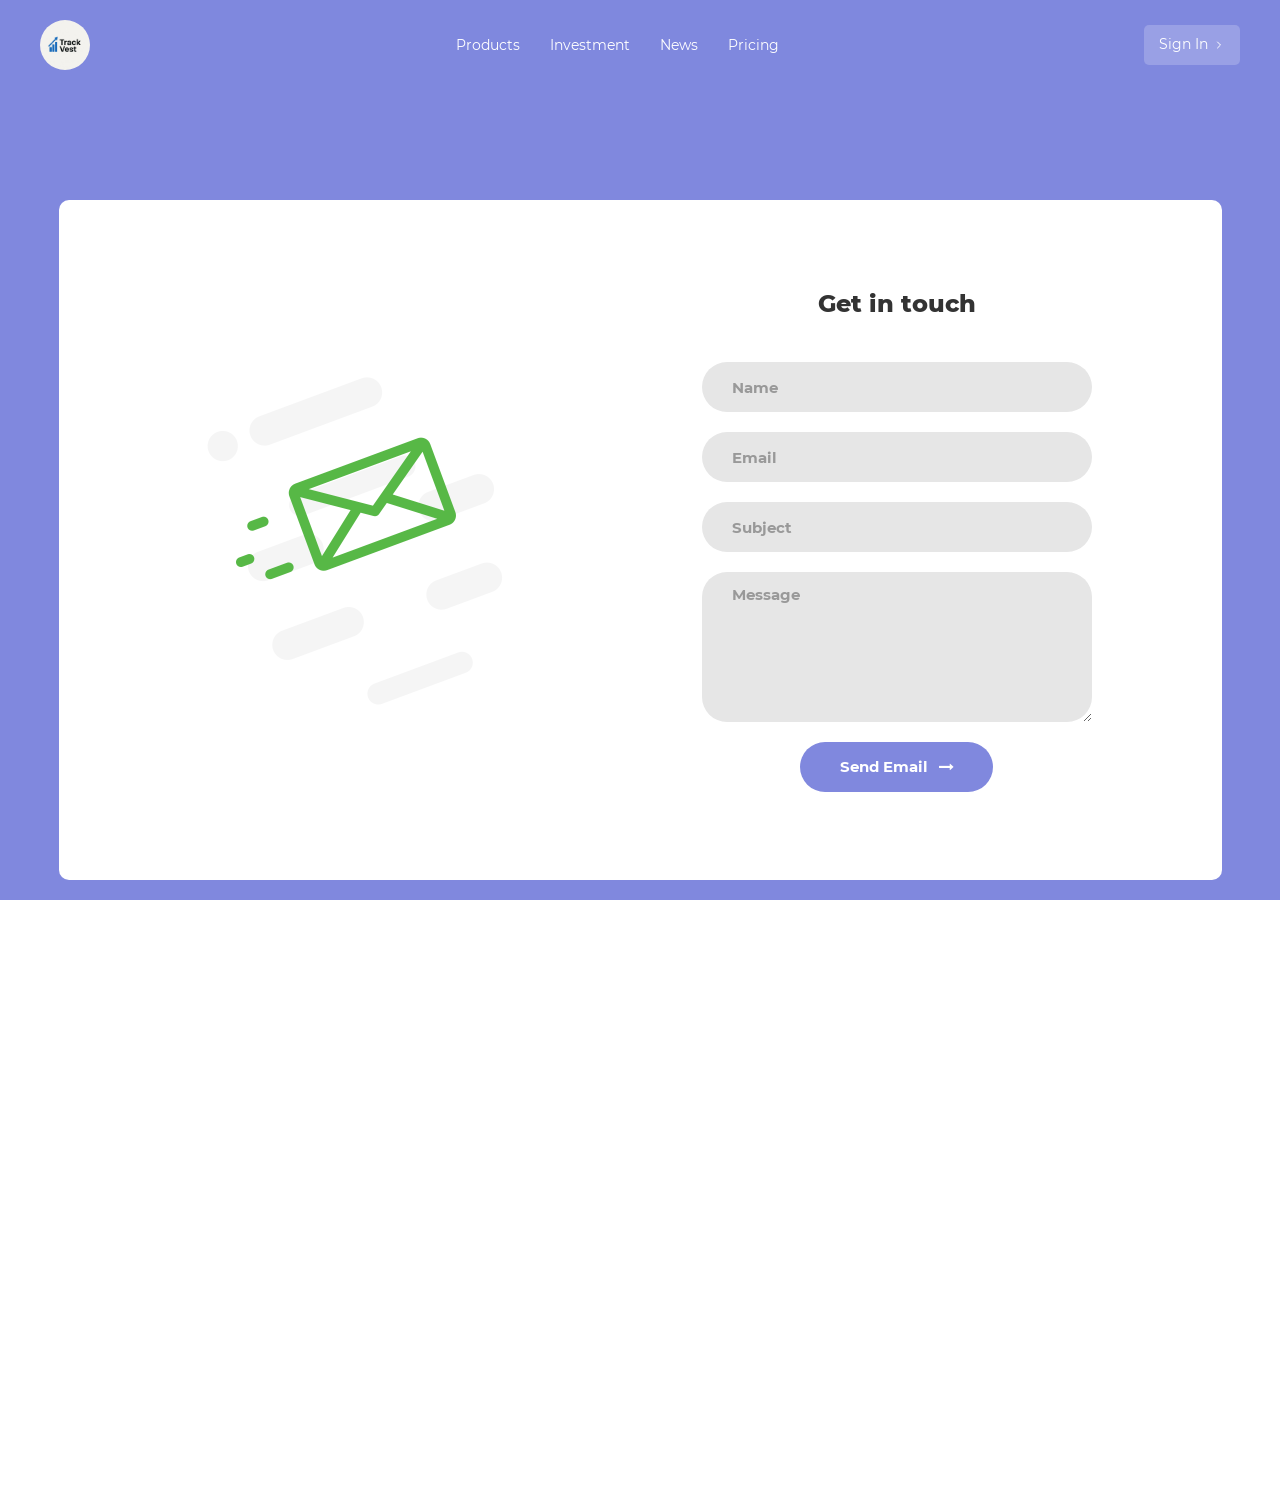
<file: contact.html>
<!DOCTYPE html>
<html lang="en">
<head>
	<title>TrackVest</title>
	<meta charset="UTF-8">
	<meta name="viewport" content="width=device-width, initial-scale=1">


	<link rel="stylesheet" type="text/css" href="vendor/bootstrap/css/bootstrap.min.css">

	<link rel="stylesheet" type="text/css" href="fonts/font-awesome-4.7.0/css/font-awesome.min.css">

	<link rel="stylesheet" type="text/css" href="vendor/animate/animate.css">

	<link rel="stylesheet" type="text/css" href="vendor/css-hamburgers/hamburgers.min.css">

	<link rel="stylesheet" type="text/css" href="vendor/select2/select2.min.css">

	<link rel="stylesheet" type="text/css" href="css/util.css">
	<link rel="stylesheet" type="text/css" href="css/main.css">

</head>
<body>
	    <header>
        <div class="logo">
            <img src="Assets/Images/WhatsApp Image 2025-05-16 at 19.07.48_c81669d4.jpg" alt="TrackVest Logo">
        </div>
        
        <nav>
            <ul>
                <li><a href="#">Products</a></li>
                <li><a href="#">Investment</a></li>
                <li><a href="#">News</a></li>
                <li><a href="pricing.html">Pricing</a></li>
            </ul>
        </nav>
        
        <a href="login.php" class="sign-in-btn">
            <span>Sign In</span>
            <svg width="12" height="12" viewBox="0 0 24 24" fill="none" stroke="currentColor" stroke-width="2" stroke-linecap="round" stroke-linejoin="round">
                <path d="M9 18l6-6-6-6"/>
            </svg>
        </a>
    </header>

	<div style="background-color: #8088de;" class="contact1">
		<div class="container-contact1">
			<div class="contact1-pic js-tilt" data-tilt>
				<img src="images/img-01.png" alt="IMG">
			</div>

			<form class="contact1-form validate-form">
				<span class="contact1-form-title">
					Get in touch
				</span>

				<div class="wrap-input1 validate-input" data-validate = "Name is required">
					<input class="input1" type="text" name="name" placeholder="Name">
					<span class="shadow-input1"></span>
				</div>

				<div class="wrap-input1 validate-input" data-validate = "Valid email is required: ex@abc.xyz">
					<input class="input1" type="text" name="email" placeholder="Email">
					<span class="shadow-input1"></span>
				</div>

				<div class="wrap-input1 validate-input" data-validate = "Subject is required">
					<input class="input1" type="text" name="subject" placeholder="Subject">
					<span class="shadow-input1"></span>
				</div>

				<div class="wrap-input1 validate-input" data-validate = "Message is required">
					<textarea class="input1" name="message" placeholder="Message"></textarea>
					<span class="shadow-input1"></span>
				</div>

				<div class="container-contact1-form-btn">
					<button class="contact1-form-btn">
						<span>
							Send Email
							<i class="fa fa-long-arrow-right" aria-hidden="true"></i>
						</span>
					</button>
				</div>
			</form>
		</div>
	</div>




<!--===============================================================================================-->
	<script src="vendor/jquery/jquery-3.2.1.min.js"></script>
<!--===============================================================================================-->
	<script src="vendor/bootstrap/js/popper.js"></script>
	<script src="vendor/bootstrap/js/bootstrap.min.js"></script>
<!--===============================================================================================-->
	<script src="vendor/select2/select2.min.js"></script>
<!--===============================================================================================-->
	<script src="vendor/tilt/tilt.jquery.min.js"></script>
	<script >
		$('.js-tilt').tilt({
			scale: 1.1
		})
	</script>

<!-- Global site tag (gtag.js) - Google Analytics -->
<script async src="https://www.googletagmanager.com/gtag/js?id=UA-23581568-13"></script>
<script>
  window.dataLayer = window.dataLayer || [];
  function gtag(){dataLayer.push(arguments);}
  gtag('js', new Date());

  gtag('config', 'UA-23581568-13');
</script>

<!--===============================================================================================-->
	<script src="js/main.js"></script>
<footer>
        <div class="footer">
            <div class="footer-col">
                <h3>Track Vest</h3>
                <p>Hi! My name is Dmitrii Rogoza and I'm an expert in web design and branding. I can help you make your website more attractive</p>
            </div>
            
            <div class="footer-col">
                <h3>Use Cases</h3>
                <ul>
                    <li><a href="#">Web-designers</a></li>
                    <li><a href="#">Marketers</a></li>
                    <li><a href="#">Small Business</a></li>
                    <li><a href="#">Website Builder</a></li>
                </ul>
            </div>
            
            <div class="footer-col">
                <h3>Company</h3>
                <ul>
                    <li><a href="#">About Us</a></li>
                    <li><a href="#">Careers</a></li>
                    <li><a href="#">FAQs</a></li>
                    <li><a href="#">Teams</a></li>
                    <li><a href="#">Contact Us</a></li>
                </ul>
            </div>
            
            <div class="footer-col address">
                <p>Wisconsin Ave, Suite 700<br>Chevy Chase, Maryland 20815</p>
                <p>support@figma.com</p>
            </div>
        </div>
        
        <div class="footer-bottom">
            <div class="copyright">© 2021 All Rights Reserved</div>
            <div class="footer-links">
                <a href="#">Privacy Policy</a>
                <a href="#">Terms of Use</a>
                <a href="#">Sales and Refunds</a>
                <a href="#">Legal</a>
                <a href="#">Site Map</a>
            </div>
        </div>
    </footer>
  </body>
</html>
</file>
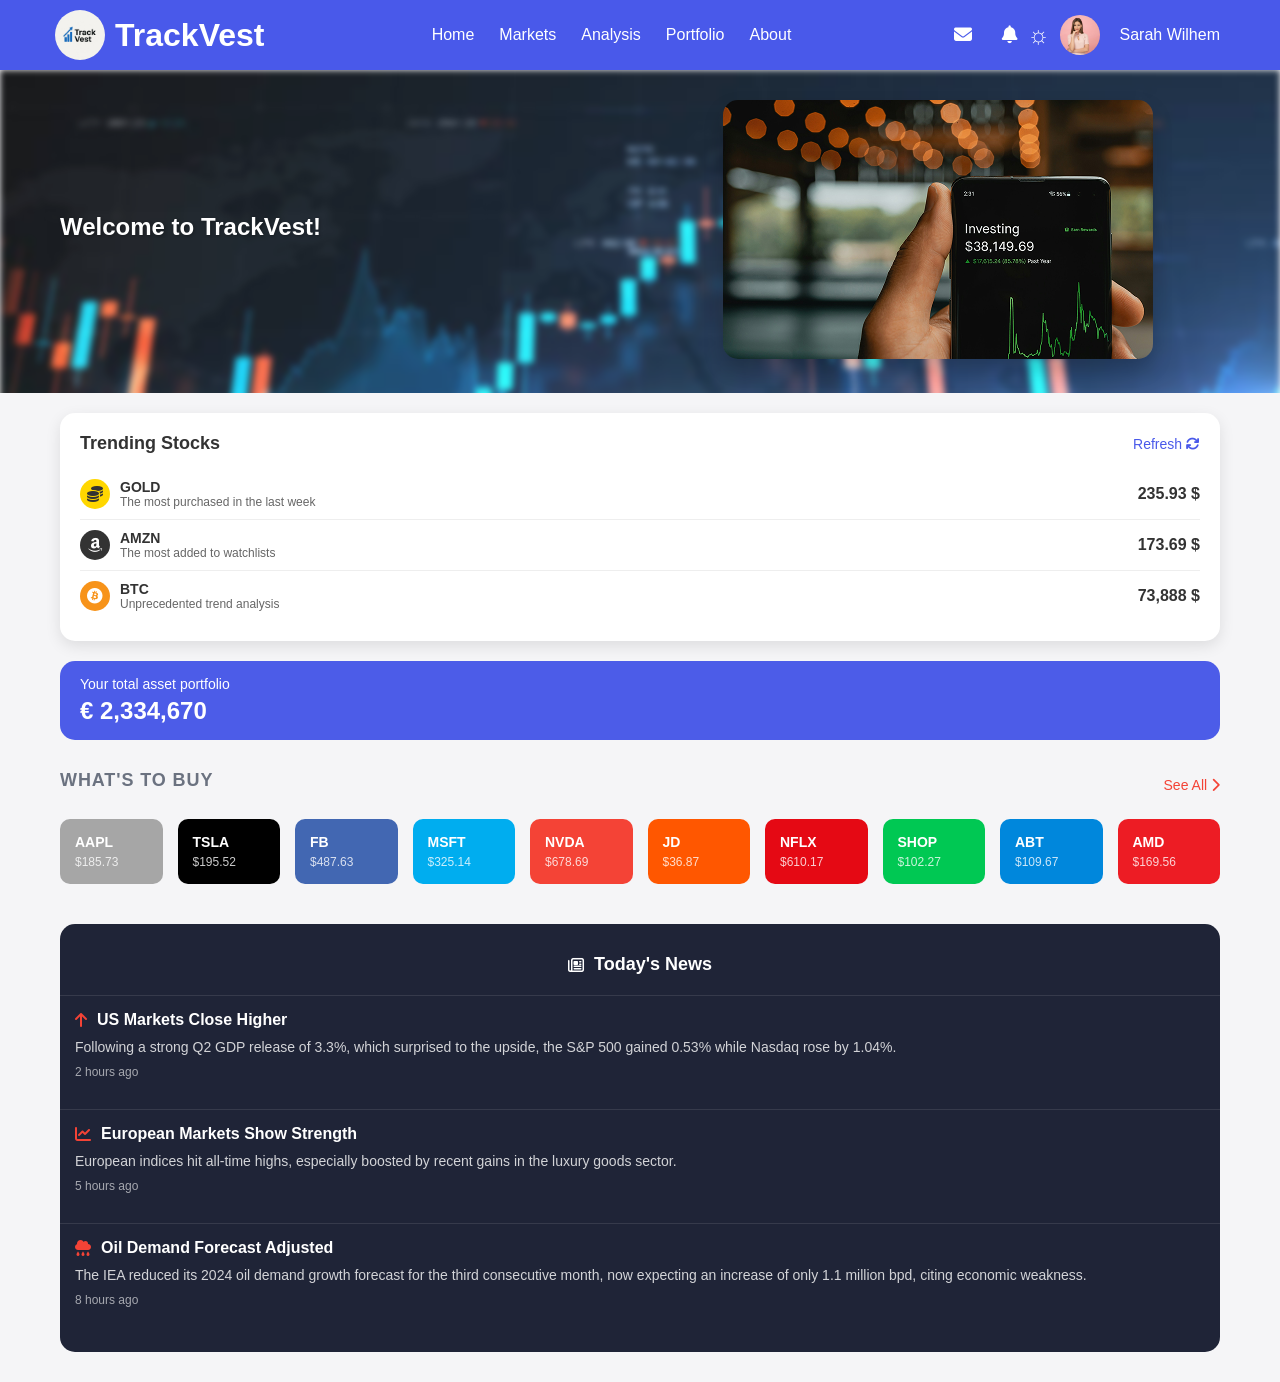
<file: home.html>
<!DOCTYPE html>
<html lang="en">
<head>
  <meta charset="UTF-8" />
  <meta name="viewport" content="width=device-width, initial-scale=1.0" />
  <title>Trackvest</title>
  <link rel="icon" type="image/png" href="images/icons/favicon.ico"/>
  <link rel="stylesheet" href="home.css"/>
  <link rel="stylesheet" href="https://cdnjs.cloudflare.com/ajax/libs/font-awesome/6.4.0/css/all.min.css">
</head>
<body>

  <header>
        <div class="container nav-container">
            <div class="logo">
                <div class="logo-icon">
                    <img src="Assets/Images/WhatsApp Image 2025-05-16 at 19.07.48_c81669d4.jpg" alt="TrackVest Logo">
                </div>
                <h1>TrackVest</h1>
            </div>
            
            <nav>
                <ul>
                    <li><a href="#" class="active">Home</a></li>
                    <li><a href="#">Markets</a></li>
                    <li><a href="#">Analysis</a></li>
                    <li><a href="#">Portfolio</a></li>
                    <li><a href="#">About</a></li>
                    <!-- <li><a href="#">Contact</a></li> -->
                </ul>
            </nav>
            
            <div class="user-actions">
                <button class="icon-button"><a href="contact.html">
                    <i class="fas fa-envelope"></i>
                </a></button>
                <button class="icon-button">
                    <i class="fas fa-bell"></i>
                </button>
                <button class="theme-toggle" id="themeToggle">&#9788;</button>
                <button id="profileButton" class="profile-button">
                    <img src="Assets/Images/pexels-moose-photos-170195-1036623.jpg" alt="Profile">
                </button>
                <span style="color: white;" class="user-name">Sarah Wilhem</span>
            </div>
            <div id="profileDropdown" class="dropdown">
        <div class="dropdown-header">
            <div class="user-info">
                <img class="user-avatar" src="Assets/Images/pexels-moose-photos-170195-1036623.jpg" alt="Sarah Wilhem">
                <div>
                    <div class="user-name">Sarah Wilhem</div>
                    <div class="user-email">sarah.wilhem@gmail.com</div>
                </div>
            </div>
        </div>

        <div class="dropdown-section">
            <div class="section-title">Account</div>
            <div class="dropdown-item">
                <span class="icon icon-user"></span>
                <span>Edit profile</span>
            </div>
            <div class="dropdown-item">
                <span class="icon icon-shield"></span>
                <span>Security</span>
            </div>
            <div class="dropdown-item">
                <span class="icon icon-bell"></span>
                <span>Notifications</span>
            </div>
            <div class="dropdown-item">
                <span class="icon icon-lock"></span>
                <span>Privacy</span>
            </div>
        </div>

        <div class="dropdown-section">
            <div class="section-title">Support & Pro Version</div>
            <div class="dropdown-item">
                <span class="icon icon-credit-card"></span>
                <span>Upgrade to Pro</span>
            </div>
            <div class="dropdown-item">
                <span class="icon icon-help"></span>
                <span>Help & Support</span>
            </div>
            <div class="dropdown-item">
                <span class="icon icon-file"></span>
                <span>Terms and Policies</span>
            </div>
        </div>

        <div class="dropdown-section">
            <div class="section-title">Cache & cellular</div>
            <div class="dropdown-item">
                <span class="icon icon-trash"></span>
                <span>Free up space</span>
            </div>
            <div class="dropdown-item">
                <span class="icon icon-save"></span>
                <span>Data Saver</span>
            </div>
            <div class="dropdown-item">
                <span class="icon icon-logout"></span>
                <span>Log out</span>
            </div>
        </div>
    </div>
            
            <button class="hamburger" id="hamburger">
                <i class="fas fa-bars"></i>
            </button>
        </div>
        
        <div class="mobile-menu" id="mobile-menu">
            <div class="container">
                <ul style="list-style: none;">
                    <li><a href="#" class="active">Home</a></li>
                    <li><a href="#">Markets</a></li>
                    <li><a href="#">Analysis</a></li>
                    <li><a href="#">Portfolio</a></li>
                    <li><a href="#">About</a></li>
                    <!-- <li><a href="#">Contact</a></li> -->
                </ul>
            </div>
        </div>
    </header>

    <main>
        <section class="hero">
            <div class="hero-background">
                <img style="width: 100%; height: fit-content;" src="Assets/Images/istockphoto-1369016721-612x612.jpg" alt="Investment background" class="hero-image">
            </div>
            <div class="container hero-content">
                <div class="hero-text">
                    <h1>Welcome to TrackVest!</h1>
                </div>
                <div class="hero-device">
                    <img src="Assets/Images/unsplash_sK-ziQvKGsk.png" alt="Investment stats on phone" class="device-image">
                </div>
            </div>
        </section>

        <div class="container">
            <div class="row">
                <div class="portfolio-section">
                    <div class="portfolio-card">
                        <div class="card-header">
                            <h2>Trending Stocks</h2>
                            <button class="refresh-button">
                                Refresh <i class="fas fa-sync"></i>
                            </button>
                        </div>
                        <ul class="trending-list">
                            <li class="trending-item">
                                <div class="item-info">
                                    <div class="item-icon gold-icon">
                                        <i class="fas fa-coins"></i>
                                    </div>
                                    <div class="item-details">
                                        <span class="item-name">GOLD</span>
                                        <span class="item-description">The most purchased in the last week</span>
                                    </div>
                                </div>
                                <span class="item-price">235.93 $</span>
                            </li>
                            <li class="trending-item">
                                <div class="item-info">
                                    <div class="item-icon amzn-icon">
                                        <i class="fab fa-amazon"></i>
                                    </div>
                                    <div class="item-details">
                                        <span class="item-name">AMZN</span>
                                        <span class="item-description">The most added to watchlists</span>
                                    </div>
                                </div>
                                <span class="item-price">173.69 $</span>
                            </li>
                            <li class="trending-item">
                                <div class="item-info">
                                    <div class="item-icon btc-icon">
                                        <i class="fab fa-bitcoin"></i>
                                    </div>
                                    <div class="item-details">
                                        <span class="item-name">BTC</span>
                                        <span class="item-description">Unprecedented trend analysis</span>
                                    </div>
                                </div>
                                <span class="item-price">73,888 $</span>
                            </li>
                        </ul>
                    </div>

                    <div class="portfolio-value">
                        <div class="value-label">Your total asset portfolio</div>
                        <div class="value-amount">
                            € 2,340,560 <i class="fas fa-arrow-up"></i>
                        </div>
                    </div>
                </div>
            </div>

            <section class="what-to-buy">
                <div class="section-header">
                    <h2 class="section-title">What's to buy</h2>
                    <a href="#" class="see-all">See All <i class="fas fa-chevron-right"></i></a>
                </div>
                <div class="stock-grid">
                    <div class="stock-card one">
                        <div class="stock-symbol">AAPL</div>
                        <div class="stock-price">$185.73</div>
                    </div>
                    <div class="stock-card two">
                        <div class="stock-symbol">TSLA</div>
                        <div class="stock-price">$195.52</div>
                    </div>
                    <div class="stock-card three">
                        <div class="stock-symbol">FB</div>
                        <div class="stock-price">$487.63</div>
                    </div>
                    <div class="stock-card four">
                        <div class="stock-symbol">MSFT</div>
                        <div class="stock-price">$325.14</div>
                    </div>
                    <div class="stock-card five">
                        <div class="stock-symbol">NVDA</div>
                        <div class="stock-price">$678.69</div>
                    </div>
                    <div class="stock-card six">
                        <div class="stock-symbol">JD</div>
                        <div class="stock-price">$36.87</div>
                    </div>
                    <div class="stock-card seven">
                        <div class="stock-symbol">NFLX</div>
                        <div class="stock-price">$610.17</div>
                    </div>
                    <div class="stock-card eight">
                        <div class="stock-symbol">SHOP</div>
                        <div class="stock-price">$102.27</div>
                    </div>
                    <div class="stock-card nine">
                        <div class="stock-symbol">ABT</div>
                        <div class="stock-price">$109.67</div>
                    </div>
                    <!-- <div class="stock-card">
                        <div class="stock-symbol">INTC</div>
                        <div class="stock-price">$43.86</div>
                    </div> -->
                    <div class="stock-card ten">
                        <div class="stock-symbol">AMD</div>
                        <div class="stock-price">$169.56</div>
                    </div>
                </div>
            </section>

            <section class="news-section">
                <div class="news-header">
                    <i class="far fa-newspaper"></i>
                    <h2>Today's News</h2>
                </div>
                <div class="news-grid">
                    <div class="news-item">
                        <h3 class="news-title">
                            <i class="fas fa-arrow-up"></i>
                            US Markets Close Higher
                        </h3>
                        <p class="news-description">
                            Following a strong Q2 GDP release of 3.3%, which surprised to the 
                            upside, the S&P 500 gained 0.53% while Nasdaq rose by 1.04%.
                        </p>
                        <div class="news-time">2 hours ago</div>
                    </div>
                    <div class="news-item">
                        <h3 class="news-title">
                            <i class="fas fa-chart-line"></i>
                            European Markets Show Strength
                        </h3>
                        <p class="news-description">
                            European indices hit all-time highs, especially boosted by recent gains 
                            in the luxury goods sector.
                        </p>
                        <div class="news-time">5 hours ago</div>
                    </div>
                    <div class="news-item">
                        <h3 class="news-title">
                            <i class="fas fa-cloud-rain"></i>
                            Oil Demand Forecast Adjusted
                        </h3>
                        <p class="news-description">
                            The IEA reduced its 2024 oil demand growth forecast for the third consecutive month, 
                            now expecting an increase of only 1.1 million bpd, citing economic weakness.
                        </p>
                        <div class="news-time">8 hours ago</div>
                    </div>
                </div>
            </section>
        </div>
    </main>
    <script>
        // Get DOM elements
        const profileButton = document.getElementById('profileButton');
        const profileDropdown = document.getElementById('profileDropdown');

        // Toggle dropdown visibility
        profileButton.addEventListener('click', function() {
            profileDropdown.classList.toggle('show');
        });

        // Close dropdown when clicking outside
        document.addEventListener('click', function(event) {
            if (!profileButton.contains(event.target) && !profileDropdown.contains(event.target)) {
                profileDropdown.classList.remove('show');
            }
        });

        // Prevent dropdown from closing when clicking inside it
        profileDropdown.addEventListener('click', function(event) {
            event.stopPropagation();
        });

        // Handle dropdown item clicks (for demonstration)
        const dropdownItems = document.querySelectorAll('.dropdown-item');
        dropdownItems.forEach(item => {
            item.addEventListener('click', function() {
                console.log('Clicked: ' + this.querySelector('span:last-child').textContent);
                // Add functionality for each menu item here
            });
        });
    </script>
  <script src="home.js"></script>

</body>
</html>
</file>
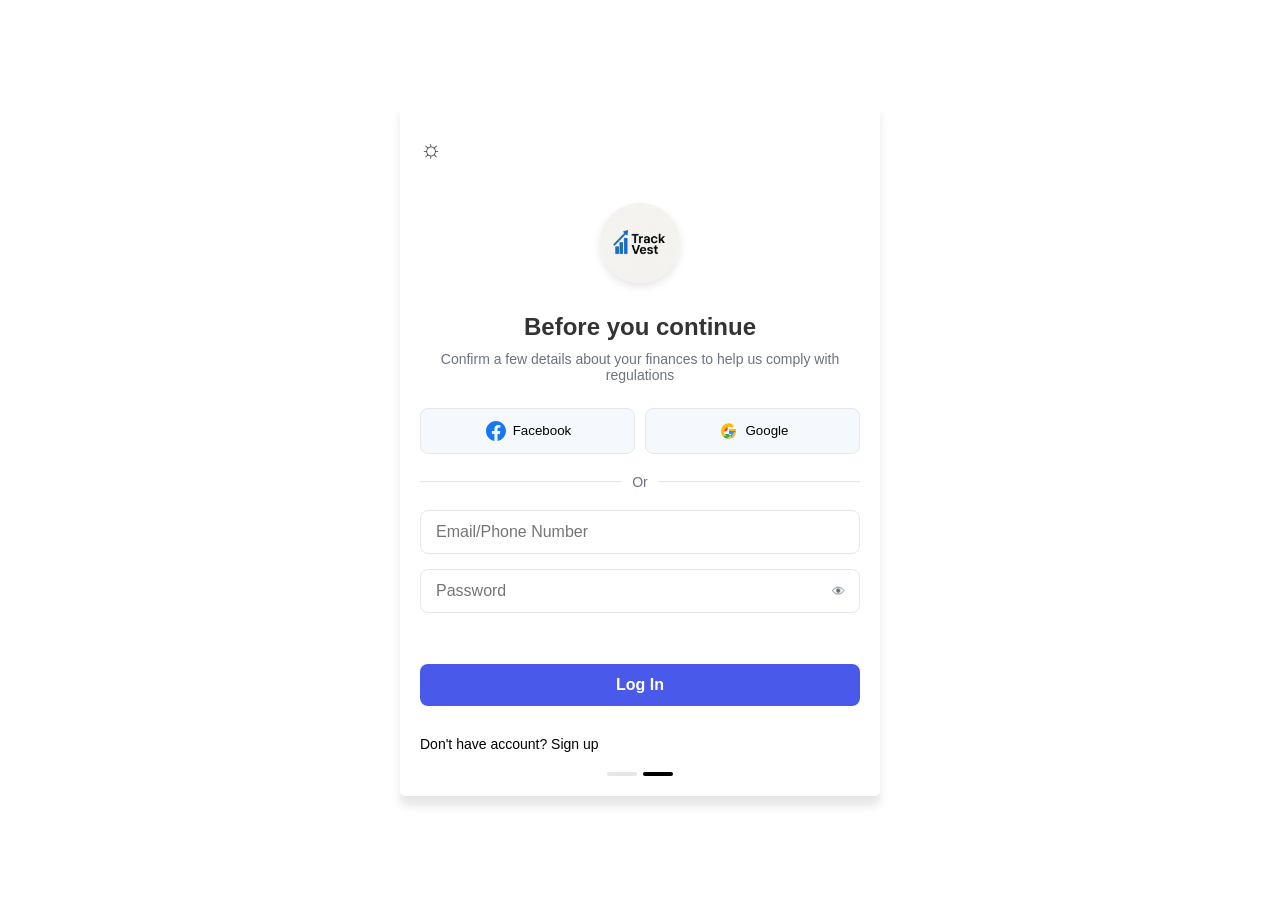
<file: login.html>
<!DOCTYPE html>
<html lang="en">
<head>
    <meta charset="UTF-8">
    <meta name="viewport" content="width=device-width, initial-scale=1.0">
    <link rel="stylesheet" href="style.css">
    <title>TrackVest</title>
</head>
<body>
    <div class="container">
        <div class="header">
            <button class="theme-toggle" id="themeToggle">&#9788;</button>
        </div>

        <div class="logo-container">
            <div class="logo">
                <img src="Assets/Images/WhatsApp Image 2025-05-16 at 19.07.48_c81669d4.jpg" alt="TrackVest Logo">
            </div>
        </div>

        <h1>Before you continue</h1>
        <p>Confirm a few details about your finances to help us comply with regulations</p>

        <div class="social-buttons">
            <button class="social-button">
                <svg width="24" height="24" xmlns="http://www.w3.org/2000/svg" viewBox="0 0 24 24" fill="#1877F2"><path d="M12 2.04c-5.5 0-10 4.49-10 10.02 0 5 3.66 9.15 8.44 9.9v-7H7.9v-2.9h2.54V9.85c0-2.51 1.49-3.89 3.78-3.89 1.09 0 2.23.19 2.23.19v2.47h-1.26c-1.24 0-1.63.77-1.63 1.56v1.88h2.78l-.45 2.9h-2.33v7a10 10 0 0 0 8.44-9.9c0-5.53-4.5-10.02-10-10.02z"/></svg>
                <span style="margin-left: 5px;">Facebook</span>
            </button>
            <button class="social-button">
                <svg width="24" height="24" xmlns="http://www.w3.org/2000/svg" viewBox="0 0 24 24"><path fill="#EA4335" d="M5.26 9.76c0-.75.27-1.4.81-1.94a2.7 2.7 0 0 1 1.95-.81c.75 0 1.4.27 1.94.81s.81 1.19.81 1.94c0 .74-.27 1.39-.81 1.93a2.7 2.7 0 0 1-1.94.82c-.75 0-1.4-.28-1.95-.82a2.65 2.65 0 0 1-.81-1.93Z"/><path fill="#FBBC05" d="M12 12.03v2.86h3.98c-.17 1.11-.63 1.99-1.39 2.64a5.95 5.95 0 0 1-2.59.85c-1.07 0-2.03-.36-2.88-1.06a5.61 5.61 0 0 1-1.74-2.58 5.32 5.32 0 0 1 0-3.39c.35-1.1.96-2 1.74-2.58a4.93 4.93 0 0 1 2.88-1.06c1.07 0 2.03.36 2.88 1.06l2.03-2.03A7.98 7.98 0 0 0 12 4.21a7.95 7.95 0 0 0-5.74 2.37A7.95 7.95 0 0 0 4 12.03c0 2.12.71 3.93 2.13 5.42s3.19 2.25 5.37 2.25c2.15 0 3.94-.67 5.34-2.05 1.4-1.38 2.12-3.21 2.16-5.47a8.9 8.9 0 0 0-.12-2.15H12Z"/><path fill="#4285F4" d="M19 12.06h-7v2.86h3.98c-.17 1.11-.63 1.99-1.39 2.64 1.01.76 2.21 1.14 3.58 1.14 2.15 0 3.94-.67 5.34-2.05-1.4 1.38-3.19 2.05-5.34 2.05-2.18 0-3.96-.77-5.37-2.25"/>
                <path fill="#34A853" d="M6.07 14.91a5.62 5.62 0 0 1-.81-2.94c0-1.06.27-2.04.81-2.94-.54.9-.81 1.88-.81 2.94 0 1.07.27 2.04.81 2.94ZM12 19.7c-2.18 0-3.96-.77-5.37-2.25a4.93 4.93 0 0 1-2.88-1.06c.85.7 1.81 1.06 2.88 1.06a5.95 5.95 0 0 0 2.59-.85c-.57-.42-1.03-.97-1.39-1.64h3.98c.76.65 1.22 1.53 1.39 2.64-1.01.73-2.21 1.1-3.58 1.1Z"/></svg>
                <span style="margin-left: 5px;">Google</span>
            </button>
        </div>

        <div class="divider">Or</div>

        <div class="input-group">
            <input type="text" placeholder="Email/Phone Number">
        </div>

        <div class="input-group password-field">
            <input type="password" placeholder="Password">
            <button class="password-toggle">&#128065;</button>
        </div>
        <br>
        <br>

        <a href="home.html" style="text-decoration: none;"><button class="login-button">Log In</button></a>

        <div class="bottom-links">
            <a href="signup.html">Don't have account? Sign up</a>
            <!-- <a href="#">Use Password</a> -->
        </div>

        <div class="pagination">
            <div class="page-indicator"></div>
            <div class="page-indicator active"></div>
        </div>
    </div>
    <script src="script.js"></script>
</body>
</html>
</file>
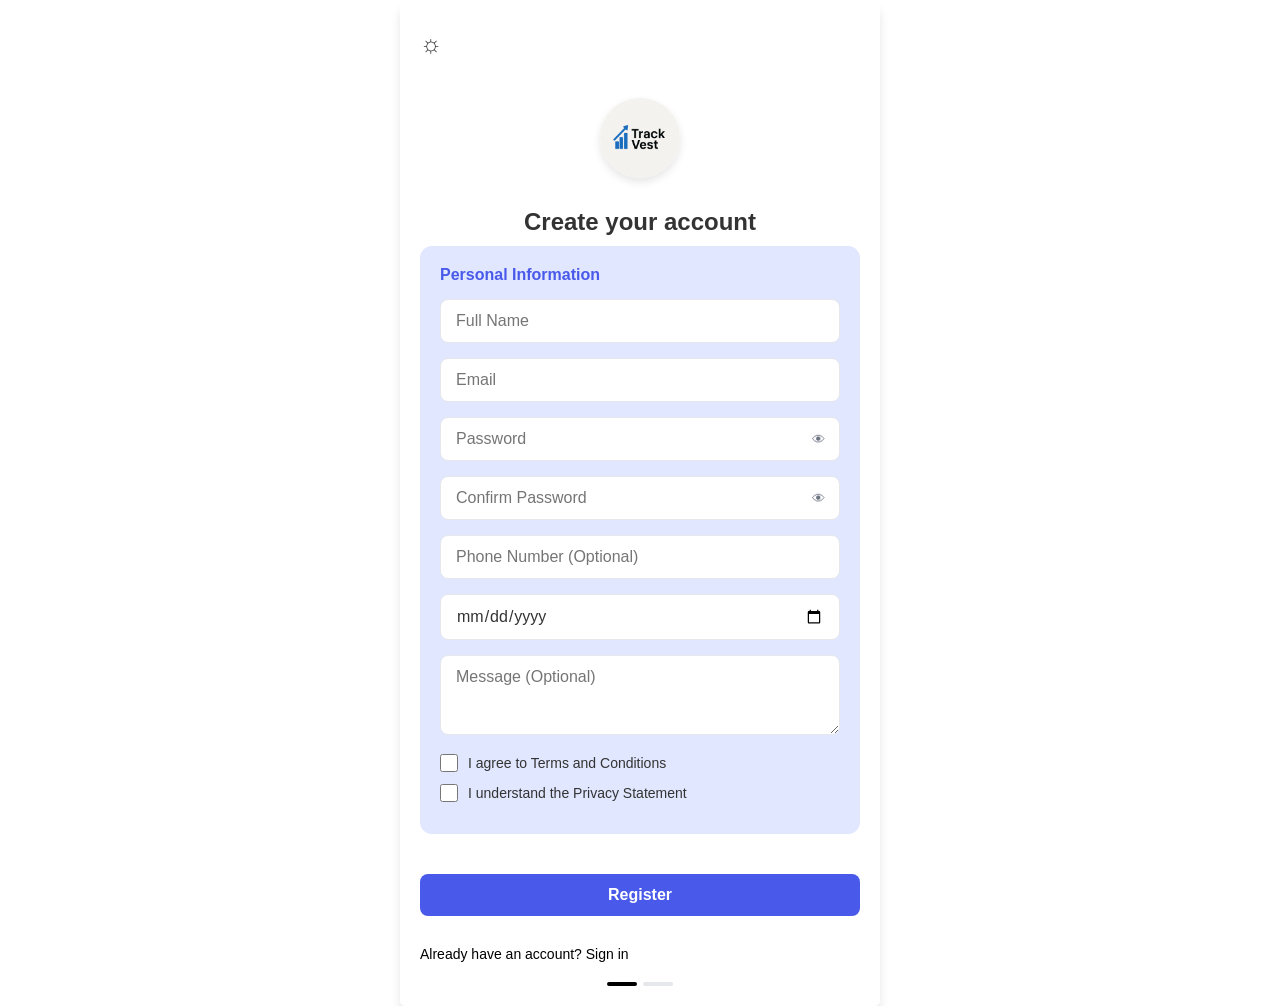
<file: signup.html>
<!DOCTYPE html>
<html lang="en">
<head>
    <meta charset="UTF-8">
    <meta name="viewport" content="width=device-width, initial-scale=1.0">
    <link rel="stylesheet" href="style.css">
    <title>TrackVest</title>
</head>
<body> 
    <div class="container">
        <div class="header">
            <button class="theme-toggle" id="themeToggle">&#9788;</button>
        </div>

        <div class="logo-container">
            <div class="logo">
                <img id="tv" src="Assets/Images/WhatsApp Image 2025-05-16 at 19.07.48_c81669d4.jpg" alt="TrackVest Logo">
            </div>
        </div>

        <h1>Create your account</h1>

        <div class="form-container">
            <div class="form-title">Personal Information</div>
            
            <div class="input-group">
                <input type="text" placeholder="Full Name">
            </div>
            
            <div class="input-group">
                <input type="email" placeholder="Email">
            </div>
            
            <div class="input-group password-field">
                <input type="password" placeholder="Password">
                <button class="password-toggle" id="passwordToggle">&#128065;</button>
            </div>
            
            <div class="input-group password-field">
                <input type="password" placeholder="Confirm Password">
                <button class="password-toggle" id="confirmToggle">&#128065;</button>
            </div>
            
            <div class="input-group">
                <input type="tel" placeholder="Phone Number (Optional)">
            </div>

            <div class="input-group">
                <input type="date" id="dob" name="dob" required>
            </div>
            
            <div class="input-group">
                <textarea placeholder="Message (Optional)"></textarea>
            </div>
            
            <div class="checkbox-group">
                <input type="checkbox" id="termsCheck">
                <label for="termsCheck">I agree to Terms and Conditions</label>
            </div>
            
            <div class="checkbox-group">
                <input type="checkbox" id="privacyCheck">
                <label for="privacyCheck">I understand the Privacy Statement</label>
            </div>
        </div>

        <a href="login.html" style="text-decoration: none;"><button class="register-button">Register</button></a>

        <div class="bottom-links">
            <a href="login.html">Already have an account? Sign in</a>
        </div>

        <div class="pagination">
            <div class="page-indicator active"></div>
            <div class="page-indicator"></div>
        </div>
    </div>
    <script src="script.js"></script>
</body>
</html>
</file>
<file: css/util.css>
/*[ FONT SIZE ]
///////////////////////////////////////////////////////////
*/
.fs-1 {font-size: 1px;}
.fs-2 {font-size: 2px;}
.fs-3 {font-size: 3px;}
.fs-4 {font-size: 4px;}
.fs-5 {font-size: 5px;}
.fs-6 {font-size: 6px;}
.fs-7 {font-size: 7px;}
.fs-8 {font-size: 8px;}
.fs-9 {font-size: 9px;}
.fs-10 {font-size: 10px;}
.fs-11 {font-size: 11px;}
.fs-12 {font-size: 12px;}
.fs-13 {font-size: 13px;}
.fs-14 {font-size: 14px;}
.fs-15 {font-size: 15px;}
.fs-16 {font-size: 16px;}
.fs-17 {font-size: 17px;}
.fs-18 {font-size: 18px;}
.fs-19 {font-size: 19px;}
.fs-20 {font-size: 20px;}
.fs-21 {font-size: 21px;}
.fs-22 {font-size: 22px;}
.fs-23 {font-size: 23px;}
.fs-24 {font-size: 24px;}
.fs-25 {font-size: 25px;}
.fs-26 {font-size: 26px;}
.fs-27 {font-size: 27px;}
.fs-28 {font-size: 28px;}
.fs-29 {font-size: 29px;}
.fs-30 {font-size: 30px;}
.fs-31 {font-size: 31px;}
.fs-32 {font-size: 32px;}
.fs-33 {font-size: 33px;}
.fs-34 {font-size: 34px;}
.fs-35 {font-size: 35px;}
.fs-36 {font-size: 36px;}
.fs-37 {font-size: 37px;}
.fs-38 {font-size: 38px;}
.fs-39 {font-size: 39px;}
.fs-40 {font-size: 40px;}
.fs-41 {font-size: 41px;}
.fs-42 {font-size: 42px;}
.fs-43 {font-size: 43px;}
.fs-44 {font-size: 44px;}
.fs-45 {font-size: 45px;}
.fs-46 {font-size: 46px;}
.fs-47 {font-size: 47px;}
.fs-48 {font-size: 48px;}
.fs-49 {font-size: 49px;}
.fs-50 {font-size: 50px;}
.fs-51 {font-size: 51px;}
.fs-52 {font-size: 52px;}
.fs-53 {font-size: 53px;}
.fs-54 {font-size: 54px;}
.fs-55 {font-size: 55px;}
.fs-56 {font-size: 56px;}
.fs-57 {font-size: 57px;}
.fs-58 {font-size: 58px;}
.fs-59 {font-size: 59px;}
.fs-60 {font-size: 60px;}
.fs-61 {font-size: 61px;}
.fs-62 {font-size: 62px;}
.fs-63 {font-size: 63px;}
.fs-64 {font-size: 64px;}
.fs-65 {font-size: 65px;}
.fs-66 {font-size: 66px;}
.fs-67 {font-size: 67px;}
.fs-68 {font-size: 68px;}
.fs-69 {font-size: 69px;}
.fs-70 {font-size: 70px;}
.fs-71 {font-size: 71px;}
.fs-72 {font-size: 72px;}
.fs-73 {font-size: 73px;}
.fs-74 {font-size: 74px;}
.fs-75 {font-size: 75px;}
.fs-76 {font-size: 76px;}
.fs-77 {font-size: 77px;}
.fs-78 {font-size: 78px;}
.fs-79 {font-size: 79px;}
.fs-80 {font-size: 80px;}
.fs-81 {font-size: 81px;}
.fs-82 {font-size: 82px;}
.fs-83 {font-size: 83px;}
.fs-84 {font-size: 84px;}
.fs-85 {font-size: 85px;}
.fs-86 {font-size: 86px;}
.fs-87 {font-size: 87px;}
.fs-88 {font-size: 88px;}
.fs-89 {font-size: 89px;}
.fs-90 {font-size: 90px;}
.fs-91 {font-size: 91px;}
.fs-92 {font-size: 92px;}
.fs-93 {font-size: 93px;}
.fs-94 {font-size: 94px;}
.fs-95 {font-size: 95px;}
.fs-96 {font-size: 96px;}
.fs-97 {font-size: 97px;}
.fs-98 {font-size: 98px;}
.fs-99 {font-size: 99px;}
.fs-100 {font-size: 100px;}
.fs-101 {font-size: 101px;}
.fs-102 {font-size: 102px;}
.fs-103 {font-size: 103px;}
.fs-104 {font-size: 104px;}
.fs-105 {font-size: 105px;}
.fs-106 {font-size: 106px;}
.fs-107 {font-size: 107px;}
.fs-108 {font-size: 108px;}
.fs-109 {font-size: 109px;}
.fs-110 {font-size: 110px;}
.fs-111 {font-size: 111px;}
.fs-112 {font-size: 112px;}
.fs-113 {font-size: 113px;}
.fs-114 {font-size: 114px;}
.fs-115 {font-size: 115px;}
.fs-116 {font-size: 116px;}
.fs-117 {font-size: 117px;}
.fs-118 {font-size: 118px;}
.fs-119 {font-size: 119px;}
.fs-120 {font-size: 120px;}
.fs-121 {font-size: 121px;}
.fs-122 {font-size: 122px;}
.fs-123 {font-size: 123px;}
.fs-124 {font-size: 124px;}
.fs-125 {font-size: 125px;}
.fs-126 {font-size: 126px;}
.fs-127 {font-size: 127px;}
.fs-128 {font-size: 128px;}
.fs-129 {font-size: 129px;}
.fs-130 {font-size: 130px;}
.fs-131 {font-size: 131px;}
.fs-132 {font-size: 132px;}
.fs-133 {font-size: 133px;}
.fs-134 {font-size: 134px;}
.fs-135 {font-size: 135px;}
.fs-136 {font-size: 136px;}
.fs-137 {font-size: 137px;}
.fs-138 {font-size: 138px;}
.fs-139 {font-size: 139px;}
.fs-140 {font-size: 140px;}
.fs-141 {font-size: 141px;}
.fs-142 {font-size: 142px;}
.fs-143 {font-size: 143px;}
.fs-144 {font-size: 144px;}
.fs-145 {font-size: 145px;}
.fs-146 {font-size: 146px;}
.fs-147 {font-size: 147px;}
.fs-148 {font-size: 148px;}
.fs-149 {font-size: 149px;}
.fs-150 {font-size: 150px;}
.fs-151 {font-size: 151px;}
.fs-152 {font-size: 152px;}
.fs-153 {font-size: 153px;}
.fs-154 {font-size: 154px;}
.fs-155 {font-size: 155px;}
.fs-156 {font-size: 156px;}
.fs-157 {font-size: 157px;}
.fs-158 {font-size: 158px;}
.fs-159 {font-size: 159px;}
.fs-160 {font-size: 160px;}
.fs-161 {font-size: 161px;}
.fs-162 {font-size: 162px;}
.fs-163 {font-size: 163px;}
.fs-164 {font-size: 164px;}
.fs-165 {font-size: 165px;}
.fs-166 {font-size: 166px;}
.fs-167 {font-size: 167px;}
.fs-168 {font-size: 168px;}
.fs-169 {font-size: 169px;}
.fs-170 {font-size: 170px;}
.fs-171 {font-size: 171px;}
.fs-172 {font-size: 172px;}
.fs-173 {font-size: 173px;}
.fs-174 {font-size: 174px;}
.fs-175 {font-size: 175px;}
.fs-176 {font-size: 176px;}
.fs-177 {font-size: 177px;}
.fs-178 {font-size: 178px;}
.fs-179 {font-size: 179px;}
.fs-180 {font-size: 180px;}
.fs-181 {font-size: 181px;}
.fs-182 {font-size: 182px;}
.fs-183 {font-size: 183px;}
.fs-184 {font-size: 184px;}
.fs-185 {font-size: 185px;}
.fs-186 {font-size: 186px;}
.fs-187 {font-size: 187px;}
.fs-188 {font-size: 188px;}
.fs-189 {font-size: 189px;}
.fs-190 {font-size: 190px;}
.fs-191 {font-size: 191px;}
.fs-192 {font-size: 192px;}
.fs-193 {font-size: 193px;}
.fs-194 {font-size: 194px;}
.fs-195 {font-size: 195px;}
.fs-196 {font-size: 196px;}
.fs-197 {font-size: 197px;}
.fs-198 {font-size: 198px;}
.fs-199 {font-size: 199px;}
.fs-200 {font-size: 200px;}

/*[ PADDING ]
///////////////////////////////////////////////////////////
*/
.p-t-0 {padding-top: 0px;}
.p-t-1 {padding-top: 1px;}
.p-t-2 {padding-top: 2px;}
.p-t-3 {padding-top: 3px;}
.p-t-4 {padding-top: 4px;}
.p-t-5 {padding-top: 5px;}
.p-t-6 {padding-top: 6px;}
.p-t-7 {padding-top: 7px;}
.p-t-8 {padding-top: 8px;}
.p-t-9 {padding-top: 9px;}
.p-t-10 {padding-top: 10px;}
.p-t-11 {padding-top: 11px;}
.p-t-12 {padding-top: 12px;}
.p-t-13 {padding-top: 13px;}
.p-t-14 {padding-top: 14px;}
.p-t-15 {padding-top: 15px;}
.p-t-16 {padding-top: 16px;}
.p-t-17 {padding-top: 17px;}
.p-t-18 {padding-top: 18px;}
.p-t-19 {padding-top: 19px;}
.p-t-20 {padding-top: 20px;}
.p-t-21 {padding-top: 21px;}
.p-t-22 {padding-top: 22px;}
.p-t-23 {padding-top: 23px;}
.p-t-24 {padding-top: 24px;}
.p-t-25 {padding-top: 25px;}
.p-t-26 {padding-top: 26px;}
.p-t-27 {padding-top: 27px;}
.p-t-28 {padding-top: 28px;}
.p-t-29 {padding-top: 29px;}
.p-t-30 {padding-top: 30px;}
.p-t-31 {padding-top: 31px;}
.p-t-32 {padding-top: 32px;}
.p-t-33 {padding-top: 33px;}
.p-t-34 {padding-top: 34px;}
.p-t-35 {padding-top: 35px;}
.p-t-36 {padding-top: 36px;}
.p-t-37 {padding-top: 37px;}
.p-t-38 {padding-top: 38px;}
.p-t-39 {padding-top: 39px;}
.p-t-40 {padding-top: 40px;}
.p-t-41 {padding-top: 41px;}
.p-t-42 {padding-top: 42px;}
.p-t-43 {padding-top: 43px;}
.p-t-44 {padding-top: 44px;}
.p-t-45 {padding-top: 45px;}
.p-t-46 {padding-top: 46px;}
.p-t-47 {padding-top: 47px;}
.p-t-48 {padding-top: 48px;}
.p-t-49 {padding-top: 49px;}
.p-t-50 {padding-top: 50px;}
.p-t-51 {padding-top: 51px;}
.p-t-52 {padding-top: 52px;}
.p-t-53 {padding-top: 53px;}
.p-t-54 {padding-top: 54px;}
.p-t-55 {padding-top: 55px;}
.p-t-56 {padding-top: 56px;}
.p-t-57 {padding-top: 57px;}
.p-t-58 {padding-top: 58px;}
.p-t-59 {padding-top: 59px;}
.p-t-60 {padding-top: 60px;}
.p-t-61 {padding-top: 61px;}
.p-t-62 {padding-top: 62px;}
.p-t-63 {padding-top: 63px;}
.p-t-64 {padding-top: 64px;}
.p-t-65 {padding-top: 65px;}
.p-t-66 {padding-top: 66px;}
.p-t-67 {padding-top: 67px;}
.p-t-68 {padding-top: 68px;}
.p-t-69 {padding-top: 69px;}
.p-t-70 {padding-top: 70px;}
.p-t-71 {padding-top: 71px;}
.p-t-72 {padding-top: 72px;}
.p-t-73 {padding-top: 73px;}
.p-t-74 {padding-top: 74px;}
.p-t-75 {padding-top: 75px;}
.p-t-76 {padding-top: 76px;}
.p-t-77 {padding-top: 77px;}
.p-t-78 {padding-top: 78px;}
.p-t-79 {padding-top: 79px;}
.p-t-80 {padding-top: 80px;}
.p-t-81 {padding-top: 81px;}
.p-t-82 {padding-top: 82px;}
.p-t-83 {padding-top: 83px;}
.p-t-84 {padding-top: 84px;}
.p-t-85 {padding-top: 85px;}
.p-t-86 {padding-top: 86px;}
.p-t-87 {padding-top: 87px;}
.p-t-88 {padding-top: 88px;}
.p-t-89 {padding-top: 89px;}
.p-t-90 {padding-top: 90px;}
.p-t-91 {padding-top: 91px;}
.p-t-92 {padding-top: 92px;}
.p-t-93 {padding-top: 93px;}
.p-t-94 {padding-top: 94px;}
.p-t-95 {padding-top: 95px;}
.p-t-96 {padding-top: 96px;}
.p-t-97 {padding-top: 97px;}
.p-t-98 {padding-top: 98px;}
.p-t-99 {padding-top: 99px;}
.p-t-100 {padding-top: 100px;}
.p-t-101 {padding-top: 101px;}
.p-t-102 {padding-top: 102px;}
.p-t-103 {padding-top: 103px;}
.p-t-104 {padding-top: 104px;}
.p-t-105 {padding-top: 105px;}
.p-t-106 {padding-top: 106px;}
.p-t-107 {padding-top: 107px;}
.p-t-108 {padding-top: 108px;}
.p-t-109 {padding-top: 109px;}
.p-t-110 {padding-top: 110px;}
.p-t-111 {padding-top: 111px;}
.p-t-112 {padding-top: 112px;}
.p-t-113 {padding-top: 113px;}
.p-t-114 {padding-top: 114px;}
.p-t-115 {padding-top: 115px;}
.p-t-116 {padding-top: 116px;}
.p-t-117 {padding-top: 117px;}
.p-t-118 {padding-top: 118px;}
.p-t-119 {padding-top: 119px;}
.p-t-120 {padding-top: 120px;}
.p-t-121 {padding-top: 121px;}
.p-t-122 {padding-top: 122px;}
.p-t-123 {padding-top: 123px;}
.p-t-124 {padding-top: 124px;}
.p-t-125 {padding-top: 125px;}
.p-t-126 {padding-top: 126px;}
.p-t-127 {padding-top: 127px;}
.p-t-128 {padding-top: 128px;}
.p-t-129 {padding-top: 129px;}
.p-t-130 {padding-top: 130px;}
.p-t-131 {padding-top: 131px;}
.p-t-132 {padding-top: 132px;}
.p-t-133 {padding-top: 133px;}
.p-t-134 {padding-top: 134px;}
.p-t-135 {padding-top: 135px;}
.p-t-136 {padding-top: 136px;}
.p-t-137 {padding-top: 137px;}
.p-t-138 {padding-top: 138px;}
.p-t-139 {padding-top: 139px;}
.p-t-140 {padding-top: 140px;}
.p-t-141 {padding-top: 141px;}
.p-t-142 {padding-top: 142px;}
.p-t-143 {padding-top: 143px;}
.p-t-144 {padding-top: 144px;}
.p-t-145 {padding-top: 145px;}
.p-t-146 {padding-top: 146px;}
.p-t-147 {padding-top: 147px;}
.p-t-148 {padding-top: 148px;}
.p-t-149 {padding-top: 149px;}
.p-t-150 {padding-top: 150px;}
.p-t-151 {padding-top: 151px;}
.p-t-152 {padding-top: 152px;}
.p-t-153 {padding-top: 153px;}
.p-t-154 {padding-top: 154px;}
.p-t-155 {padding-top: 155px;}
.p-t-156 {padding-top: 156px;}
.p-t-157 {padding-top: 157px;}
.p-t-158 {padding-top: 158px;}
.p-t-159 {padding-top: 159px;}
.p-t-160 {padding-top: 160px;}
.p-t-161 {padding-top: 161px;}
.p-t-162 {padding-top: 162px;}
.p-t-163 {padding-top: 163px;}
.p-t-164 {padding-top: 164px;}
.p-t-165 {padding-top: 165px;}
.p-t-166 {padding-top: 166px;}
.p-t-167 {padding-top: 167px;}
.p-t-168 {padding-top: 168px;}
.p-t-169 {padding-top: 169px;}
.p-t-170 {padding-top: 170px;}
.p-t-171 {padding-top: 171px;}
.p-t-172 {padding-top: 172px;}
.p-t-173 {padding-top: 173px;}
.p-t-174 {padding-top: 174px;}
.p-t-175 {padding-top: 175px;}
.p-t-176 {padding-top: 176px;}
.p-t-177 {padding-top: 177px;}
.p-t-178 {padding-top: 178px;}
.p-t-179 {padding-top: 179px;}
.p-t-180 {padding-top: 180px;}
.p-t-181 {padding-top: 181px;}
.p-t-182 {padding-top: 182px;}
.p-t-183 {padding-top: 183px;}
.p-t-184 {padding-top: 184px;}
.p-t-185 {padding-top: 185px;}
.p-t-186 {padding-top: 186px;}
.p-t-187 {padding-top: 187px;}
.p-t-188 {padding-top: 188px;}
.p-t-189 {padding-top: 189px;}
.p-t-190 {padding-top: 190px;}
.p-t-191 {padding-top: 191px;}
.p-t-192 {padding-top: 192px;}
.p-t-193 {padding-top: 193px;}
.p-t-194 {padding-top: 194px;}
.p-t-195 {padding-top: 195px;}
.p-t-196 {padding-top: 196px;}
.p-t-197 {padding-top: 197px;}
.p-t-198 {padding-top: 198px;}
.p-t-199 {padding-top: 199px;}
.p-t-200 {padding-top: 200px;}
.p-t-201 {padding-top: 201px;}
.p-t-202 {padding-top: 202px;}
.p-t-203 {padding-top: 203px;}
.p-t-204 {padding-top: 204px;}
.p-t-205 {padding-top: 205px;}
.p-t-206 {padding-top: 206px;}
.p-t-207 {padding-top: 207px;}
.p-t-208 {padding-top: 208px;}
.p-t-209 {padding-top: 209px;}
.p-t-210 {padding-top: 210px;}
.p-t-211 {padding-top: 211px;}
.p-t-212 {padding-top: 212px;}
.p-t-213 {padding-top: 213px;}
.p-t-214 {padding-top: 214px;}
.p-t-215 {padding-top: 215px;}
.p-t-216 {padding-top: 216px;}
.p-t-217 {padding-top: 217px;}
.p-t-218 {padding-top: 218px;}
.p-t-219 {padding-top: 219px;}
.p-t-220 {padding-top: 220px;}
.p-t-221 {padding-top: 221px;}
.p-t-222 {padding-top: 222px;}
.p-t-223 {padding-top: 223px;}
.p-t-224 {padding-top: 224px;}
.p-t-225 {padding-top: 225px;}
.p-t-226 {padding-top: 226px;}
.p-t-227 {padding-top: 227px;}
.p-t-228 {padding-top: 228px;}
.p-t-229 {padding-top: 229px;}
.p-t-230 {padding-top: 230px;}
.p-t-231 {padding-top: 231px;}
.p-t-232 {padding-top: 232px;}
.p-t-233 {padding-top: 233px;}
.p-t-234 {padding-top: 234px;}
.p-t-235 {padding-top: 235px;}
.p-t-236 {padding-top: 236px;}
.p-t-237 {padding-top: 237px;}
.p-t-238 {padding-top: 238px;}
.p-t-239 {padding-top: 239px;}
.p-t-240 {padding-top: 240px;}
.p-t-241 {padding-top: 241px;}
.p-t-242 {padding-top: 242px;}
.p-t-243 {padding-top: 243px;}
.p-t-244 {padding-top: 244px;}
.p-t-245 {padding-top: 245px;}
.p-t-246 {padding-top: 246px;}
.p-t-247 {padding-top: 247px;}
.p-t-248 {padding-top: 248px;}
.p-t-249 {padding-top: 249px;}
.p-t-250 {padding-top: 250px;}
.p-b-0 {padding-bottom: 0px;}
.p-b-1 {padding-bottom: 1px;}
.p-b-2 {padding-bottom: 2px;}
.p-b-3 {padding-bottom: 3px;}
.p-b-4 {padding-bottom: 4px;}
.p-b-5 {padding-bottom: 5px;}
.p-b-6 {padding-bottom: 6px;}
.p-b-7 {padding-bottom: 7px;}
.p-b-8 {padding-bottom: 8px;}
.p-b-9 {padding-bottom: 9px;}
.p-b-10 {padding-bottom: 10px;}
.p-b-11 {padding-bottom: 11px;}
.p-b-12 {padding-bottom: 12px;}
.p-b-13 {padding-bottom: 13px;}
.p-b-14 {padding-bottom: 14px;}
.p-b-15 {padding-bottom: 15px;}
.p-b-16 {padding-bottom: 16px;}
.p-b-17 {padding-bottom: 17px;}
.p-b-18 {padding-bottom: 18px;}
.p-b-19 {padding-bottom: 19px;}
.p-b-20 {padding-bottom: 20px;}
.p-b-21 {padding-bottom: 21px;}
.p-b-22 {padding-bottom: 22px;}
.p-b-23 {padding-bottom: 23px;}
.p-b-24 {padding-bottom: 24px;}
.p-b-25 {padding-bottom: 25px;}
.p-b-26 {padding-bottom: 26px;}
.p-b-27 {padding-bottom: 27px;}
.p-b-28 {padding-bottom: 28px;}
.p-b-29 {padding-bottom: 29px;}
.p-b-30 {padding-bottom: 30px;}
.p-b-31 {padding-bottom: 31px;}
.p-b-32 {padding-bottom: 32px;}
.p-b-33 {padding-bottom: 33px;}
.p-b-34 {padding-bottom: 34px;}
.p-b-35 {padding-bottom: 35px;}
.p-b-36 {padding-bottom: 36px;}
.p-b-37 {padding-bottom: 37px;}
.p-b-38 {padding-bottom: 38px;}
.p-b-39 {padding-bottom: 39px;}
.p-b-40 {padding-bottom: 40px;}
.p-b-41 {padding-bottom: 41px;}
.p-b-42 {padding-bottom: 42px;}
.p-b-43 {padding-bottom: 43px;}
.p-b-44 {padding-bottom: 44px;}
.p-b-45 {padding-bottom: 45px;}
.p-b-46 {padding-bottom: 46px;}
.p-b-47 {padding-bottom: 47px;}
.p-b-48 {padding-bottom: 48px;}
.p-b-49 {padding-bottom: 49px;}
.p-b-50 {padding-bottom: 50px;}
.p-b-51 {padding-bottom: 51px;}
.p-b-52 {padding-bottom: 52px;}
.p-b-53 {padding-bottom: 53px;}
.p-b-54 {padding-bottom: 54px;}
.p-b-55 {padding-bottom: 55px;}
.p-b-56 {padding-bottom: 56px;}
.p-b-57 {padding-bottom: 57px;}
.p-b-58 {padding-bottom: 58px;}
.p-b-59 {padding-bottom: 59px;}
.p-b-60 {padding-bottom: 60px;}
.p-b-61 {padding-bottom: 61px;}
.p-b-62 {padding-bottom: 62px;}
.p-b-63 {padding-bottom: 63px;}
.p-b-64 {padding-bottom: 64px;}
.p-b-65 {padding-bottom: 65px;}
.p-b-66 {padding-bottom: 66px;}
.p-b-67 {padding-bottom: 67px;}
.p-b-68 {padding-bottom: 68px;}
.p-b-69 {padding-bottom: 69px;}
.p-b-70 {padding-bottom: 70px;}
.p-b-71 {padding-bottom: 71px;}
.p-b-72 {padding-bottom: 72px;}
.p-b-73 {padding-bottom: 73px;}
.p-b-74 {padding-bottom: 74px;}
.p-b-75 {padding-bottom: 75px;}
.p-b-76 {padding-bottom: 76px;}
.p-b-77 {padding-bottom: 77px;}
.p-b-78 {padding-bottom: 78px;}
.p-b-79 {padding-bottom: 79px;}
.p-b-80 {padding-bottom: 80px;}
.p-b-81 {padding-bottom: 81px;}
.p-b-82 {padding-bottom: 82px;}
.p-b-83 {padding-bottom: 83px;}
.p-b-84 {padding-bottom: 84px;}
.p-b-85 {padding-bottom: 85px;}
.p-b-86 {padding-bottom: 86px;}
.p-b-87 {padding-bottom: 87px;}
.p-b-88 {padding-bottom: 88px;}
.p-b-89 {padding-bottom: 89px;}
.p-b-90 {padding-bottom: 90px;}
.p-b-91 {padding-bottom: 91px;}
.p-b-92 {padding-bottom: 92px;}
.p-b-93 {padding-bottom: 93px;}
.p-b-94 {padding-bottom: 94px;}
.p-b-95 {padding-bottom: 95px;}
.p-b-96 {padding-bottom: 96px;}
.p-b-97 {padding-bottom: 97px;}
.p-b-98 {padding-bottom: 98px;}
.p-b-99 {padding-bottom: 99px;}
.p-b-100 {padding-bottom: 100px;}
.p-b-101 {padding-bottom: 101px;}
.p-b-102 {padding-bottom: 102px;}
.p-b-103 {padding-bottom: 103px;}
.p-b-104 {padding-bottom: 104px;}
.p-b-105 {padding-bottom: 105px;}
.p-b-106 {padding-bottom: 106px;}
.p-b-107 {padding-bottom: 107px;}
.p-b-108 {padding-bottom: 108px;}
.p-b-109 {padding-bottom: 109px;}
.p-b-110 {padding-bottom: 110px;}
.p-b-111 {padding-bottom: 111px;}
.p-b-112 {padding-bottom: 112px;}
.p-b-113 {padding-bottom: 113px;}
.p-b-114 {padding-bottom: 114px;}
.p-b-115 {padding-bottom: 115px;}
.p-b-116 {padding-bottom: 116px;}
.p-b-117 {padding-bottom: 117px;}
.p-b-118 {padding-bottom: 118px;}
.p-b-119 {padding-bottom: 119px;}
.p-b-120 {padding-bottom: 120px;}
.p-b-121 {padding-bottom: 121px;}
.p-b-122 {padding-bottom: 122px;}
.p-b-123 {padding-bottom: 123px;}
.p-b-124 {padding-bottom: 124px;}
.p-b-125 {padding-bottom: 125px;}
.p-b-126 {padding-bottom: 126px;}
.p-b-127 {padding-bottom: 127px;}
.p-b-128 {padding-bottom: 128px;}
.p-b-129 {padding-bottom: 129px;}
.p-b-130 {padding-bottom: 130px;}
.p-b-131 {padding-bottom: 131px;}
.p-b-132 {padding-bottom: 132px;}
.p-b-133 {padding-bottom: 133px;}
.p-b-134 {padding-bottom: 134px;}
.p-b-135 {padding-bottom: 135px;}
.p-b-136 {padding-bottom: 136px;}
.p-b-137 {padding-bottom: 137px;}
.p-b-138 {padding-bottom: 138px;}
.p-b-139 {padding-bottom: 139px;}
.p-b-140 {padding-bottom: 140px;}
.p-b-141 {padding-bottom: 141px;}
.p-b-142 {padding-bottom: 142px;}
.p-b-143 {padding-bottom: 143px;}
.p-b-144 {padding-bottom: 144px;}
.p-b-145 {padding-bottom: 145px;}
.p-b-146 {padding-bottom: 146px;}
.p-b-147 {padding-bottom: 147px;}
.p-b-148 {padding-bottom: 148px;}
.p-b-149 {padding-bottom: 149px;}
.p-b-150 {padding-bottom: 150px;}
.p-b-151 {padding-bottom: 151px;}
.p-b-152 {padding-bottom: 152px;}
.p-b-153 {padding-bottom: 153px;}
.p-b-154 {padding-bottom: 154px;}
.p-b-155 {padding-bottom: 155px;}
.p-b-156 {padding-bottom: 156px;}
.p-b-157 {padding-bottom: 157px;}
.p-b-158 {padding-bottom: 158px;}
.p-b-159 {padding-bottom: 159px;}
.p-b-160 {padding-bottom: 160px;}
.p-b-161 {padding-bottom: 161px;}
.p-b-162 {padding-bottom: 162px;}
.p-b-163 {padding-bottom: 163px;}
.p-b-164 {padding-bottom: 164px;}
.p-b-165 {padding-bottom: 165px;}
.p-b-166 {padding-bottom: 166px;}
.p-b-167 {padding-bottom: 167px;}
.p-b-168 {padding-bottom: 168px;}
.p-b-169 {padding-bottom: 169px;}
.p-b-170 {padding-bottom: 170px;}
.p-b-171 {padding-bottom: 171px;}
.p-b-172 {padding-bottom: 172px;}
.p-b-173 {padding-bottom: 173px;}
.p-b-174 {padding-bottom: 174px;}
.p-b-175 {padding-bottom: 175px;}
.p-b-176 {padding-bottom: 176px;}
.p-b-177 {padding-bottom: 177px;}
.p-b-178 {padding-bottom: 178px;}
.p-b-179 {padding-bottom: 179px;}
.p-b-180 {padding-bottom: 180px;}
.p-b-181 {padding-bottom: 181px;}
.p-b-182 {padding-bottom: 182px;}
.p-b-183 {padding-bottom: 183px;}
.p-b-184 {padding-bottom: 184px;}
.p-b-185 {padding-bottom: 185px;}
.p-b-186 {padding-bottom: 186px;}
.p-b-187 {padding-bottom: 187px;}
.p-b-188 {padding-bottom: 188px;}
.p-b-189 {padding-bottom: 189px;}
.p-b-190 {padding-bottom: 190px;}
.p-b-191 {padding-bottom: 191px;}
.p-b-192 {padding-bottom: 192px;}
.p-b-193 {padding-bottom: 193px;}
.p-b-194 {padding-bottom: 194px;}
.p-b-195 {padding-bottom: 195px;}
.p-b-196 {padding-bottom: 196px;}
.p-b-197 {padding-bottom: 197px;}
.p-b-198 {padding-bottom: 198px;}
.p-b-199 {padding-bottom: 199px;}
.p-b-200 {padding-bottom: 200px;}
.p-b-201 {padding-bottom: 201px;}
.p-b-202 {padding-bottom: 202px;}
.p-b-203 {padding-bottom: 203px;}
.p-b-204 {padding-bottom: 204px;}
.p-b-205 {padding-bottom: 205px;}
.p-b-206 {padding-bottom: 206px;}
.p-b-207 {padding-bottom: 207px;}
.p-b-208 {padding-bottom: 208px;}
.p-b-209 {padding-bottom: 209px;}
.p-b-210 {padding-bottom: 210px;}
.p-b-211 {padding-bottom: 211px;}
.p-b-212 {padding-bottom: 212px;}
.p-b-213 {padding-bottom: 213px;}
.p-b-214 {padding-bottom: 214px;}
.p-b-215 {padding-bottom: 215px;}
.p-b-216 {padding-bottom: 216px;}
.p-b-217 {padding-bottom: 217px;}
.p-b-218 {padding-bottom: 218px;}
.p-b-219 {padding-bottom: 219px;}
.p-b-220 {padding-bottom: 220px;}
.p-b-221 {padding-bottom: 221px;}
.p-b-222 {padding-bottom: 222px;}
.p-b-223 {padding-bottom: 223px;}
.p-b-224 {padding-bottom: 224px;}
.p-b-225 {padding-bottom: 225px;}
.p-b-226 {padding-bottom: 226px;}
.p-b-227 {padding-bottom: 227px;}
.p-b-228 {padding-bottom: 228px;}
.p-b-229 {padding-bottom: 229px;}
.p-b-230 {padding-bottom: 230px;}
.p-b-231 {padding-bottom: 231px;}
.p-b-232 {padding-bottom: 232px;}
.p-b-233 {padding-bottom: 233px;}
.p-b-234 {padding-bottom: 234px;}
.p-b-235 {padding-bottom: 235px;}
.p-b-236 {padding-bottom: 236px;}
.p-b-237 {padding-bottom: 237px;}
.p-b-238 {padding-bottom: 238px;}
.p-b-239 {padding-bottom: 239px;}
.p-b-240 {padding-bottom: 240px;}
.p-b-241 {padding-bottom: 241px;}
.p-b-242 {padding-bottom: 242px;}
.p-b-243 {padding-bottom: 243px;}
.p-b-244 {padding-bottom: 244px;}
.p-b-245 {padding-bottom: 245px;}
.p-b-246 {padding-bottom: 246px;}
.p-b-247 {padding-bottom: 247px;}
.p-b-248 {padding-bottom: 248px;}
.p-b-249 {padding-bottom: 249px;}
.p-b-250 {padding-bottom: 250px;}
.p-l-0 {padding-left: 0px;}
.p-l-1 {padding-left: 1px;}
.p-l-2 {padding-left: 2px;}
.p-l-3 {padding-left: 3px;}
.p-l-4 {padding-left: 4px;}
.p-l-5 {padding-left: 5px;}
.p-l-6 {padding-left: 6px;}
.p-l-7 {padding-left: 7px;}
.p-l-8 {padding-left: 8px;}
.p-l-9 {padding-left: 9px;}
.p-l-10 {padding-left: 10px;}
.p-l-11 {padding-left: 11px;}
.p-l-12 {padding-left: 12px;}
.p-l-13 {padding-left: 13px;}
.p-l-14 {padding-left: 14px;}
.p-l-15 {padding-left: 15px;}
.p-l-16 {padding-left: 16px;}
.p-l-17 {padding-left: 17px;}
.p-l-18 {padding-left: 18px;}
.p-l-19 {padding-left: 19px;}
.p-l-20 {padding-left: 20px;}
.p-l-21 {padding-left: 21px;}
.p-l-22 {padding-left: 22px;}
.p-l-23 {padding-left: 23px;}
.p-l-24 {padding-left: 24px;}
.p-l-25 {padding-left: 25px;}
.p-l-26 {padding-left: 26px;}
.p-l-27 {padding-left: 27px;}
.p-l-28 {padding-left: 28px;}
.p-l-29 {padding-left: 29px;}
.p-l-30 {padding-left: 30px;}
.p-l-31 {padding-left: 31px;}
.p-l-32 {padding-left: 32px;}
.p-l-33 {padding-left: 33px;}
.p-l-34 {padding-left: 34px;}
.p-l-35 {padding-left: 35px;}
.p-l-36 {padding-left: 36px;}
.p-l-37 {padding-left: 37px;}
.p-l-38 {padding-left: 38px;}
.p-l-39 {padding-left: 39px;}
.p-l-40 {padding-left: 40px;}
.p-l-41 {padding-left: 41px;}
.p-l-42 {padding-left: 42px;}
.p-l-43 {padding-left: 43px;}
.p-l-44 {padding-left: 44px;}
.p-l-45 {padding-left: 45px;}
.p-l-46 {padding-left: 46px;}
.p-l-47 {padding-left: 47px;}
.p-l-48 {padding-left: 48px;}
.p-l-49 {padding-left: 49px;}
.p-l-50 {padding-left: 50px;}
.p-l-51 {padding-left: 51px;}
.p-l-52 {padding-left: 52px;}
.p-l-53 {padding-left: 53px;}
.p-l-54 {padding-left: 54px;}
.p-l-55 {padding-left: 55px;}
.p-l-56 {padding-left: 56px;}
.p-l-57 {padding-left: 57px;}
.p-l-58 {padding-left: 58px;}
.p-l-59 {padding-left: 59px;}
.p-l-60 {padding-left: 60px;}
.p-l-61 {padding-left: 61px;}
.p-l-62 {padding-left: 62px;}
.p-l-63 {padding-left: 63px;}
.p-l-64 {padding-left: 64px;}
.p-l-65 {padding-left: 65px;}
.p-l-66 {padding-left: 66px;}
.p-l-67 {padding-left: 67px;}
.p-l-68 {padding-left: 68px;}
.p-l-69 {padding-left: 69px;}
.p-l-70 {padding-left: 70px;}
.p-l-71 {padding-left: 71px;}
.p-l-72 {padding-left: 72px;}
.p-l-73 {padding-left: 73px;}
.p-l-74 {padding-left: 74px;}
.p-l-75 {padding-left: 75px;}
.p-l-76 {padding-left: 76px;}
.p-l-77 {padding-left: 77px;}
.p-l-78 {padding-left: 78px;}
.p-l-79 {padding-left: 79px;}
.p-l-80 {padding-left: 80px;}
.p-l-81 {padding-left: 81px;}
.p-l-82 {padding-left: 82px;}
.p-l-83 {padding-left: 83px;}
.p-l-84 {padding-left: 84px;}
.p-l-85 {padding-left: 85px;}
.p-l-86 {padding-left: 86px;}
.p-l-87 {padding-left: 87px;}
.p-l-88 {padding-left: 88px;}
.p-l-89 {padding-left: 89px;}
.p-l-90 {padding-left: 90px;}
.p-l-91 {padding-left: 91px;}
.p-l-92 {padding-left: 92px;}
.p-l-93 {padding-left: 93px;}
.p-l-94 {padding-left: 94px;}
.p-l-95 {padding-left: 95px;}
.p-l-96 {padding-left: 96px;}
.p-l-97 {padding-left: 97px;}
.p-l-98 {padding-left: 98px;}
.p-l-99 {padding-left: 99px;}
.p-l-100 {padding-left: 100px;}
.p-l-101 {padding-left: 101px;}
.p-l-102 {padding-left: 102px;}
.p-l-103 {padding-left: 103px;}
.p-l-104 {padding-left: 104px;}
.p-l-105 {padding-left: 105px;}
.p-l-106 {padding-left: 106px;}
.p-l-107 {padding-left: 107px;}
.p-l-108 {padding-left: 108px;}
.p-l-109 {padding-left: 109px;}
.p-l-110 {padding-left: 110px;}
.p-l-111 {padding-left: 111px;}
.p-l-112 {padding-left: 112px;}
.p-l-113 {padding-left: 113px;}
.p-l-114 {padding-left: 114px;}
.p-l-115 {padding-left: 115px;}
.p-l-116 {padding-left: 116px;}
.p-l-117 {padding-left: 117px;}
.p-l-118 {padding-left: 118px;}
.p-l-119 {padding-left: 119px;}
.p-l-120 {padding-left: 120px;}
.p-l-121 {padding-left: 121px;}
.p-l-122 {padding-left: 122px;}
.p-l-123 {padding-left: 123px;}
.p-l-124 {padding-left: 124px;}
.p-l-125 {padding-left: 125px;}
.p-l-126 {padding-left: 126px;}
.p-l-127 {padding-left: 127px;}
.p-l-128 {padding-left: 128px;}
.p-l-129 {padding-left: 129px;}
.p-l-130 {padding-left: 130px;}
.p-l-131 {padding-left: 131px;}
.p-l-132 {padding-left: 132px;}
.p-l-133 {padding-left: 133px;}
.p-l-134 {padding-left: 134px;}
.p-l-135 {padding-left: 135px;}
.p-l-136 {padding-left: 136px;}
.p-l-137 {padding-left: 137px;}
.p-l-138 {padding-left: 138px;}
.p-l-139 {padding-left: 139px;}
.p-l-140 {padding-left: 140px;}
.p-l-141 {padding-left: 141px;}
.p-l-142 {padding-left: 142px;}
.p-l-143 {padding-left: 143px;}
.p-l-144 {padding-left: 144px;}
.p-l-145 {padding-left: 145px;}
.p-l-146 {padding-left: 146px;}
.p-l-147 {padding-left: 147px;}
.p-l-148 {padding-left: 148px;}
.p-l-149 {padding-left: 149px;}
.p-l-150 {padding-left: 150px;}
.p-l-151 {padding-left: 151px;}
.p-l-152 {padding-left: 152px;}
.p-l-153 {padding-left: 153px;}
.p-l-154 {padding-left: 154px;}
.p-l-155 {padding-left: 155px;}
.p-l-156 {padding-left: 156px;}
.p-l-157 {padding-left: 157px;}
.p-l-158 {padding-left: 158px;}
.p-l-159 {padding-left: 159px;}
.p-l-160 {padding-left: 160px;}
.p-l-161 {padding-left: 161px;}
.p-l-162 {padding-left: 162px;}
.p-l-163 {padding-left: 163px;}
.p-l-164 {padding-left: 164px;}
.p-l-165 {padding-left: 165px;}
.p-l-166 {padding-left: 166px;}
.p-l-167 {padding-left: 167px;}
.p-l-168 {padding-left: 168px;}
.p-l-169 {padding-left: 169px;}
.p-l-170 {padding-left: 170px;}
.p-l-171 {padding-left: 171px;}
.p-l-172 {padding-left: 172px;}
.p-l-173 {padding-left: 173px;}
.p-l-174 {padding-left: 174px;}
.p-l-175 {padding-left: 175px;}
.p-l-176 {padding-left: 176px;}
.p-l-177 {padding-left: 177px;}
.p-l-178 {padding-left: 178px;}
.p-l-179 {padding-left: 179px;}
.p-l-180 {padding-left: 180px;}
.p-l-181 {padding-left: 181px;}
.p-l-182 {padding-left: 182px;}
.p-l-183 {padding-left: 183px;}
.p-l-184 {padding-left: 184px;}
.p-l-185 {padding-left: 185px;}
.p-l-186 {padding-left: 186px;}
.p-l-187 {padding-left: 187px;}
.p-l-188 {padding-left: 188px;}
.p-l-189 {padding-left: 189px;}
.p-l-190 {padding-left: 190px;}
.p-l-191 {padding-left: 191px;}
.p-l-192 {padding-left: 192px;}
.p-l-193 {padding-left: 193px;}
.p-l-194 {padding-left: 194px;}
.p-l-195 {padding-left: 195px;}
.p-l-196 {padding-left: 196px;}
.p-l-197 {padding-left: 197px;}
.p-l-198 {padding-left: 198px;}
.p-l-199 {padding-left: 199px;}
.p-l-200 {padding-left: 200px;}
.p-l-201 {padding-left: 201px;}
.p-l-202 {padding-left: 202px;}
.p-l-203 {padding-left: 203px;}
.p-l-204 {padding-left: 204px;}
.p-l-205 {padding-left: 205px;}
.p-l-206 {padding-left: 206px;}
.p-l-207 {padding-left: 207px;}
.p-l-208 {padding-left: 208px;}
.p-l-209 {padding-left: 209px;}
.p-l-210 {padding-left: 210px;}
.p-l-211 {padding-left: 211px;}
.p-l-212 {padding-left: 212px;}
.p-l-213 {padding-left: 213px;}
.p-l-214 {padding-left: 214px;}
.p-l-215 {padding-left: 215px;}
.p-l-216 {padding-left: 216px;}
.p-l-217 {padding-left: 217px;}
.p-l-218 {padding-left: 218px;}
.p-l-219 {padding-left: 219px;}
.p-l-220 {padding-left: 220px;}
.p-l-221 {padding-left: 221px;}
.p-l-222 {padding-left: 222px;}
.p-l-223 {padding-left: 223px;}
.p-l-224 {padding-left: 224px;}
.p-l-225 {padding-left: 225px;}
.p-l-226 {padding-left: 226px;}
.p-l-227 {padding-left: 227px;}
.p-l-228 {padding-left: 228px;}
.p-l-229 {padding-left: 229px;}
.p-l-230 {padding-left: 230px;}
.p-l-231 {padding-left: 231px;}
.p-l-232 {padding-left: 232px;}
.p-l-233 {padding-left: 233px;}
.p-l-234 {padding-left: 234px;}
.p-l-235 {padding-left: 235px;}
.p-l-236 {padding-left: 236px;}
.p-l-237 {padding-left: 237px;}
.p-l-238 {padding-left: 238px;}
.p-l-239 {padding-left: 239px;}
.p-l-240 {padding-left: 240px;}
.p-l-241 {padding-left: 241px;}
.p-l-242 {padding-left: 242px;}
.p-l-243 {padding-left: 243px;}
.p-l-244 {padding-left: 244px;}
.p-l-245 {padding-left: 245px;}
.p-l-246 {padding-left: 246px;}
.p-l-247 {padding-left: 247px;}
.p-l-248 {padding-left: 248px;}
.p-l-249 {padding-left: 249px;}
.p-l-250 {padding-left: 250px;}
.p-r-0 {padding-right: 0px;}
.p-r-1 {padding-right: 1px;}
.p-r-2 {padding-right: 2px;}
.p-r-3 {padding-right: 3px;}
.p-r-4 {padding-right: 4px;}
.p-r-5 {padding-right: 5px;}
.p-r-6 {padding-right: 6px;}
.p-r-7 {padding-right: 7px;}
.p-r-8 {padding-right: 8px;}
.p-r-9 {padding-right: 9px;}
.p-r-10 {padding-right: 10px;}
.p-r-11 {padding-right: 11px;}
.p-r-12 {padding-right: 12px;}
.p-r-13 {padding-right: 13px;}
.p-r-14 {padding-right: 14px;}
.p-r-15 {padding-right: 15px;}
.p-r-16 {padding-right: 16px;}
.p-r-17 {padding-right: 17px;}
.p-r-18 {padding-right: 18px;}
.p-r-19 {padding-right: 19px;}
.p-r-20 {padding-right: 20px;}
.p-r-21 {padding-right: 21px;}
.p-r-22 {padding-right: 22px;}
.p-r-23 {padding-right: 23px;}
.p-r-24 {padding-right: 24px;}
.p-r-25 {padding-right: 25px;}
.p-r-26 {padding-right: 26px;}
.p-r-27 {padding-right: 27px;}
.p-r-28 {padding-right: 28px;}
.p-r-29 {padding-right: 29px;}
.p-r-30 {padding-right: 30px;}
.p-r-31 {padding-right: 31px;}
.p-r-32 {padding-right: 32px;}
.p-r-33 {padding-right: 33px;}
.p-r-34 {padding-right: 34px;}
.p-r-35 {padding-right: 35px;}
.p-r-36 {padding-right: 36px;}
.p-r-37 {padding-right: 37px;}
.p-r-38 {padding-right: 38px;}
.p-r-39 {padding-right: 39px;}
.p-r-40 {padding-right: 40px;}
.p-r-41 {padding-right: 41px;}
.p-r-42 {padding-right: 42px;}
.p-r-43 {padding-right: 43px;}
.p-r-44 {padding-right: 44px;}
.p-r-45 {padding-right: 45px;}
.p-r-46 {padding-right: 46px;}
.p-r-47 {padding-right: 47px;}
.p-r-48 {padding-right: 48px;}
.p-r-49 {padding-right: 49px;}
.p-r-50 {padding-right: 50px;}
.p-r-51 {padding-right: 51px;}
.p-r-52 {padding-right: 52px;}
.p-r-53 {padding-right: 53px;}
.p-r-54 {padding-right: 54px;}
.p-r-55 {padding-right: 55px;}
.p-r-56 {padding-right: 56px;}
.p-r-57 {padding-right: 57px;}
.p-r-58 {padding-right: 58px;}
.p-r-59 {padding-right: 59px;}
.p-r-60 {padding-right: 60px;}
.p-r-61 {padding-right: 61px;}
.p-r-62 {padding-right: 62px;}
.p-r-63 {padding-right: 63px;}
.p-r-64 {padding-right: 64px;}
.p-r-65 {padding-right: 65px;}
.p-r-66 {padding-right: 66px;}
.p-r-67 {padding-right: 67px;}
.p-r-68 {padding-right: 68px;}
.p-r-69 {padding-right: 69px;}
.p-r-70 {padding-right: 70px;}
.p-r-71 {padding-right: 71px;}
.p-r-72 {padding-right: 72px;}
.p-r-73 {padding-right: 73px;}
.p-r-74 {padding-right: 74px;}
.p-r-75 {padding-right: 75px;}
.p-r-76 {padding-right: 76px;}
.p-r-77 {padding-right: 77px;}
.p-r-78 {padding-right: 78px;}
.p-r-79 {padding-right: 79px;}
.p-r-80 {padding-right: 80px;}
.p-r-81 {padding-right: 81px;}
.p-r-82 {padding-right: 82px;}
.p-r-83 {padding-right: 83px;}
.p-r-84 {padding-right: 84px;}
.p-r-85 {padding-right: 85px;}
.p-r-86 {padding-right: 86px;}
.p-r-87 {padding-right: 87px;}
.p-r-88 {padding-right: 88px;}
.p-r-89 {padding-right: 89px;}
.p-r-90 {padding-right: 90px;}
.p-r-91 {padding-right: 91px;}
.p-r-92 {padding-right: 92px;}
.p-r-93 {padding-right: 93px;}
.p-r-94 {padding-right: 94px;}
.p-r-95 {padding-right: 95px;}
.p-r-96 {padding-right: 96px;}
.p-r-97 {padding-right: 97px;}
.p-r-98 {padding-right: 98px;}
.p-r-99 {padding-right: 99px;}
.p-r-100 {padding-right: 100px;}
.p-r-101 {padding-right: 101px;}
.p-r-102 {padding-right: 102px;}
.p-r-103 {padding-right: 103px;}
.p-r-104 {padding-right: 104px;}
.p-r-105 {padding-right: 105px;}
.p-r-106 {padding-right: 106px;}
.p-r-107 {padding-right: 107px;}
.p-r-108 {padding-right: 108px;}
.p-r-109 {padding-right: 109px;}
.p-r-110 {padding-right: 110px;}
.p-r-111 {padding-right: 111px;}
.p-r-112 {padding-right: 112px;}
.p-r-113 {padding-right: 113px;}
.p-r-114 {padding-right: 114px;}
.p-r-115 {padding-right: 115px;}
.p-r-116 {padding-right: 116px;}
.p-r-117 {padding-right: 117px;}
.p-r-118 {padding-right: 118px;}
.p-r-119 {padding-right: 119px;}
.p-r-120 {padding-right: 120px;}
.p-r-121 {padding-right: 121px;}
.p-r-122 {padding-right: 122px;}
.p-r-123 {padding-right: 123px;}
.p-r-124 {padding-right: 124px;}
.p-r-125 {padding-right: 125px;}
.p-r-126 {padding-right: 126px;}
.p-r-127 {padding-right: 127px;}
.p-r-128 {padding-right: 128px;}
.p-r-129 {padding-right: 129px;}
.p-r-130 {padding-right: 130px;}
.p-r-131 {padding-right: 131px;}
.p-r-132 {padding-right: 132px;}
.p-r-133 {padding-right: 133px;}
.p-r-134 {padding-right: 134px;}
.p-r-135 {padding-right: 135px;}
.p-r-136 {padding-right: 136px;}
.p-r-137 {padding-right: 137px;}
.p-r-138 {padding-right: 138px;}
.p-r-139 {padding-right: 139px;}
.p-r-140 {padding-right: 140px;}
.p-r-141 {padding-right: 141px;}
.p-r-142 {padding-right: 142px;}
.p-r-143 {padding-right: 143px;}
.p-r-144 {padding-right: 144px;}
.p-r-145 {padding-right: 145px;}
.p-r-146 {padding-right: 146px;}
.p-r-147 {padding-right: 147px;}
.p-r-148 {padding-right: 148px;}
.p-r-149 {padding-right: 149px;}
.p-r-150 {padding-right: 150px;}
.p-r-151 {padding-right: 151px;}
.p-r-152 {padding-right: 152px;}
.p-r-153 {padding-right: 153px;}
.p-r-154 {padding-right: 154px;}
.p-r-155 {padding-right: 155px;}
.p-r-156 {padding-right: 156px;}
.p-r-157 {padding-right: 157px;}
.p-r-158 {padding-right: 158px;}
.p-r-159 {padding-right: 159px;}
.p-r-160 {padding-right: 160px;}
.p-r-161 {padding-right: 161px;}
.p-r-162 {padding-right: 162px;}
.p-r-163 {padding-right: 163px;}
.p-r-164 {padding-right: 164px;}
.p-r-165 {padding-right: 165px;}
.p-r-166 {padding-right: 166px;}
.p-r-167 {padding-right: 167px;}
.p-r-168 {padding-right: 168px;}
.p-r-169 {padding-right: 169px;}
.p-r-170 {padding-right: 170px;}
.p-r-171 {padding-right: 171px;}
.p-r-172 {padding-right: 172px;}
.p-r-173 {padding-right: 173px;}
.p-r-174 {padding-right: 174px;}
.p-r-175 {padding-right: 175px;}
.p-r-176 {padding-right: 176px;}
.p-r-177 {padding-right: 177px;}
.p-r-178 {padding-right: 178px;}
.p-r-179 {padding-right: 179px;}
.p-r-180 {padding-right: 180px;}
.p-r-181 {padding-right: 181px;}
.p-r-182 {padding-right: 182px;}
.p-r-183 {padding-right: 183px;}
.p-r-184 {padding-right: 184px;}
.p-r-185 {padding-right: 185px;}
.p-r-186 {padding-right: 186px;}
.p-r-187 {padding-right: 187px;}
.p-r-188 {padding-right: 188px;}
.p-r-189 {padding-right: 189px;}
.p-r-190 {padding-right: 190px;}
.p-r-191 {padding-right: 191px;}
.p-r-192 {padding-right: 192px;}
.p-r-193 {padding-right: 193px;}
.p-r-194 {padding-right: 194px;}
.p-r-195 {padding-right: 195px;}
.p-r-196 {padding-right: 196px;}
.p-r-197 {padding-right: 197px;}
.p-r-198 {padding-right: 198px;}
.p-r-199 {padding-right: 199px;}
.p-r-200 {padding-right: 200px;}
.p-r-201 {padding-right: 201px;}
.p-r-202 {padding-right: 202px;}
.p-r-203 {padding-right: 203px;}
.p-r-204 {padding-right: 204px;}
.p-r-205 {padding-right: 205px;}
.p-r-206 {padding-right: 206px;}
.p-r-207 {padding-right: 207px;}
.p-r-208 {padding-right: 208px;}
.p-r-209 {padding-right: 209px;}
.p-r-210 {padding-right: 210px;}
.p-r-211 {padding-right: 211px;}
.p-r-212 {padding-right: 212px;}
.p-r-213 {padding-right: 213px;}
.p-r-214 {padding-right: 214px;}
.p-r-215 {padding-right: 215px;}
.p-r-216 {padding-right: 216px;}
.p-r-217 {padding-right: 217px;}
.p-r-218 {padding-right: 218px;}
.p-r-219 {padding-right: 219px;}
.p-r-220 {padding-right: 220px;}
.p-r-221 {padding-right: 221px;}
.p-r-222 {padding-right: 222px;}
.p-r-223 {padding-right: 223px;}
.p-r-224 {padding-right: 224px;}
.p-r-225 {padding-right: 225px;}
.p-r-226 {padding-right: 226px;}
.p-r-227 {padding-right: 227px;}
.p-r-228 {padding-right: 228px;}
.p-r-229 {padding-right: 229px;}
.p-r-230 {padding-right: 230px;}
.p-r-231 {padding-right: 231px;}
.p-r-232 {padding-right: 232px;}
.p-r-233 {padding-right: 233px;}
.p-r-234 {padding-right: 234px;}
.p-r-235 {padding-right: 235px;}
.p-r-236 {padding-right: 236px;}
.p-r-237 {padding-right: 237px;}
.p-r-238 {padding-right: 238px;}
.p-r-239 {padding-right: 239px;}
.p-r-240 {padding-right: 240px;}
.p-r-241 {padding-right: 241px;}
.p-r-242 {padding-right: 242px;}
.p-r-243 {padding-right: 243px;}
.p-r-244 {padding-right: 244px;}
.p-r-245 {padding-right: 245px;}
.p-r-246 {padding-right: 246px;}
.p-r-247 {padding-right: 247px;}
.p-r-248 {padding-right: 248px;}
.p-r-249 {padding-right: 249px;}
.p-r-250 {padding-right: 250px;}

/*[ MARGIN ]
///////////////////////////////////////////////////////////
*/
.m-t-0 {margin-top: 0px;}
.m-t-1 {margin-top: 1px;}
.m-t-2 {margin-top: 2px;}
.m-t-3 {margin-top: 3px;}
.m-t-4 {margin-top: 4px;}
.m-t-5 {margin-top: 5px;}
.m-t-6 {margin-top: 6px;}
.m-t-7 {margin-top: 7px;}
.m-t-8 {margin-top: 8px;}
.m-t-9 {margin-top: 9px;}
.m-t-10 {margin-top: 10px;}
.m-t-11 {margin-top: 11px;}
.m-t-12 {margin-top: 12px;}
.m-t-13 {margin-top: 13px;}
.m-t-14 {margin-top: 14px;}
.m-t-15 {margin-top: 15px;}
.m-t-16 {margin-top: 16px;}
.m-t-17 {margin-top: 17px;}
.m-t-18 {margin-top: 18px;}
.m-t-19 {margin-top: 19px;}
.m-t-20 {margin-top: 20px;}
.m-t-21 {margin-top: 21px;}
.m-t-22 {margin-top: 22px;}
.m-t-23 {margin-top: 23px;}
.m-t-24 {margin-top: 24px;}
.m-t-25 {margin-top: 25px;}
.m-t-26 {margin-top: 26px;}
.m-t-27 {margin-top: 27px;}
.m-t-28 {margin-top: 28px;}
.m-t-29 {margin-top: 29px;}
.m-t-30 {margin-top: 30px;}
.m-t-31 {margin-top: 31px;}
.m-t-32 {margin-top: 32px;}
.m-t-33 {margin-top: 33px;}
.m-t-34 {margin-top: 34px;}
.m-t-35 {margin-top: 35px;}
.m-t-36 {margin-top: 36px;}
.m-t-37 {margin-top: 37px;}
.m-t-38 {margin-top: 38px;}
.m-t-39 {margin-top: 39px;}
.m-t-40 {margin-top: 40px;}
.m-t-41 {margin-top: 41px;}
.m-t-42 {margin-top: 42px;}
.m-t-43 {margin-top: 43px;}
.m-t-44 {margin-top: 44px;}
.m-t-45 {margin-top: 45px;}
.m-t-46 {margin-top: 46px;}
.m-t-47 {margin-top: 47px;}
.m-t-48 {margin-top: 48px;}
.m-t-49 {margin-top: 49px;}
.m-t-50 {margin-top: 50px;}
.m-t-51 {margin-top: 51px;}
.m-t-52 {margin-top: 52px;}
.m-t-53 {margin-top: 53px;}
.m-t-54 {margin-top: 54px;}
.m-t-55 {margin-top: 55px;}
.m-t-56 {margin-top: 56px;}
.m-t-57 {margin-top: 57px;}
.m-t-58 {margin-top: 58px;}
.m-t-59 {margin-top: 59px;}
.m-t-60 {margin-top: 60px;}
.m-t-61 {margin-top: 61px;}
.m-t-62 {margin-top: 62px;}
.m-t-63 {margin-top: 63px;}
.m-t-64 {margin-top: 64px;}
.m-t-65 {margin-top: 65px;}
.m-t-66 {margin-top: 66px;}
.m-t-67 {margin-top: 67px;}
.m-t-68 {margin-top: 68px;}
.m-t-69 {margin-top: 69px;}
.m-t-70 {margin-top: 70px;}
.m-t-71 {margin-top: 71px;}
.m-t-72 {margin-top: 72px;}
.m-t-73 {margin-top: 73px;}
.m-t-74 {margin-top: 74px;}
.m-t-75 {margin-top: 75px;}
.m-t-76 {margin-top: 76px;}
.m-t-77 {margin-top: 77px;}
.m-t-78 {margin-top: 78px;}
.m-t-79 {margin-top: 79px;}
.m-t-80 {margin-top: 80px;}
.m-t-81 {margin-top: 81px;}
.m-t-82 {margin-top: 82px;}
.m-t-83 {margin-top: 83px;}
.m-t-84 {margin-top: 84px;}
.m-t-85 {margin-top: 85px;}
.m-t-86 {margin-top: 86px;}
.m-t-87 {margin-top: 87px;}
.m-t-88 {margin-top: 88px;}
.m-t-89 {margin-top: 89px;}
.m-t-90 {margin-top: 90px;}
.m-t-91 {margin-top: 91px;}
.m-t-92 {margin-top: 92px;}
.m-t-93 {margin-top: 93px;}
.m-t-94 {margin-top: 94px;}
.m-t-95 {margin-top: 95px;}
.m-t-96 {margin-top: 96px;}
.m-t-97 {margin-top: 97px;}
.m-t-98 {margin-top: 98px;}
.m-t-99 {margin-top: 99px;}
.m-t-100 {margin-top: 100px;}
.m-t-101 {margin-top: 101px;}
.m-t-102 {margin-top: 102px;}
.m-t-103 {margin-top: 103px;}
.m-t-104 {margin-top: 104px;}
.m-t-105 {margin-top: 105px;}
.m-t-106 {margin-top: 106px;}
.m-t-107 {margin-top: 107px;}
.m-t-108 {margin-top: 108px;}
.m-t-109 {margin-top: 109px;}
.m-t-110 {margin-top: 110px;}
.m-t-111 {margin-top: 111px;}
.m-t-112 {margin-top: 112px;}
.m-t-113 {margin-top: 113px;}
.m-t-114 {margin-top: 114px;}
.m-t-115 {margin-top: 115px;}
.m-t-116 {margin-top: 116px;}
.m-t-117 {margin-top: 117px;}
.m-t-118 {margin-top: 118px;}
.m-t-119 {margin-top: 119px;}
.m-t-120 {margin-top: 120px;}
.m-t-121 {margin-top: 121px;}
.m-t-122 {margin-top: 122px;}
.m-t-123 {margin-top: 123px;}
.m-t-124 {margin-top: 124px;}
.m-t-125 {margin-top: 125px;}
.m-t-126 {margin-top: 126px;}
.m-t-127 {margin-top: 127px;}
.m-t-128 {margin-top: 128px;}
.m-t-129 {margin-top: 129px;}
.m-t-130 {margin-top: 130px;}
.m-t-131 {margin-top: 131px;}
.m-t-132 {margin-top: 132px;}
.m-t-133 {margin-top: 133px;}
.m-t-134 {margin-top: 134px;}
.m-t-135 {margin-top: 135px;}
.m-t-136 {margin-top: 136px;}
.m-t-137 {margin-top: 137px;}
.m-t-138 {margin-top: 138px;}
.m-t-139 {margin-top: 139px;}
.m-t-140 {margin-top: 140px;}
.m-t-141 {margin-top: 141px;}
.m-t-142 {margin-top: 142px;}
.m-t-143 {margin-top: 143px;}
.m-t-144 {margin-top: 144px;}
.m-t-145 {margin-top: 145px;}
.m-t-146 {margin-top: 146px;}
.m-t-147 {margin-top: 147px;}
.m-t-148 {margin-top: 148px;}
.m-t-149 {margin-top: 149px;}
.m-t-150 {margin-top: 150px;}
.m-t-151 {margin-top: 151px;}
.m-t-152 {margin-top: 152px;}
.m-t-153 {margin-top: 153px;}
.m-t-154 {margin-top: 154px;}
.m-t-155 {margin-top: 155px;}
.m-t-156 {margin-top: 156px;}
.m-t-157 {margin-top: 157px;}
.m-t-158 {margin-top: 158px;}
.m-t-159 {margin-top: 159px;}
.m-t-160 {margin-top: 160px;}
.m-t-161 {margin-top: 161px;}
.m-t-162 {margin-top: 162px;}
.m-t-163 {margin-top: 163px;}
.m-t-164 {margin-top: 164px;}
.m-t-165 {margin-top: 165px;}
.m-t-166 {margin-top: 166px;}
.m-t-167 {margin-top: 167px;}
.m-t-168 {margin-top: 168px;}
.m-t-169 {margin-top: 169px;}
.m-t-170 {margin-top: 170px;}
.m-t-171 {margin-top: 171px;}
.m-t-172 {margin-top: 172px;}
.m-t-173 {margin-top: 173px;}
.m-t-174 {margin-top: 174px;}
.m-t-175 {margin-top: 175px;}
.m-t-176 {margin-top: 176px;}
.m-t-177 {margin-top: 177px;}
.m-t-178 {margin-top: 178px;}
.m-t-179 {margin-top: 179px;}
.m-t-180 {margin-top: 180px;}
.m-t-181 {margin-top: 181px;}
.m-t-182 {margin-top: 182px;}
.m-t-183 {margin-top: 183px;}
.m-t-184 {margin-top: 184px;}
.m-t-185 {margin-top: 185px;}
.m-t-186 {margin-top: 186px;}
.m-t-187 {margin-top: 187px;}
.m-t-188 {margin-top: 188px;}
.m-t-189 {margin-top: 189px;}
.m-t-190 {margin-top: 190px;}
.m-t-191 {margin-top: 191px;}
.m-t-192 {margin-top: 192px;}
.m-t-193 {margin-top: 193px;}
.m-t-194 {margin-top: 194px;}
.m-t-195 {margin-top: 195px;}
.m-t-196 {margin-top: 196px;}
.m-t-197 {margin-top: 197px;}
.m-t-198 {margin-top: 198px;}
.m-t-199 {margin-top: 199px;}
.m-t-200 {margin-top: 200px;}
.m-t-201 {margin-top: 201px;}
.m-t-202 {margin-top: 202px;}
.m-t-203 {margin-top: 203px;}
.m-t-204 {margin-top: 204px;}
.m-t-205 {margin-top: 205px;}
.m-t-206 {margin-top: 206px;}
.m-t-207 {margin-top: 207px;}
.m-t-208 {margin-top: 208px;}
.m-t-209 {margin-top: 209px;}
.m-t-210 {margin-top: 210px;}
.m-t-211 {margin-top: 211px;}
.m-t-212 {margin-top: 212px;}
.m-t-213 {margin-top: 213px;}
.m-t-214 {margin-top: 214px;}
.m-t-215 {margin-top: 215px;}
.m-t-216 {margin-top: 216px;}
.m-t-217 {margin-top: 217px;}
.m-t-218 {margin-top: 218px;}
.m-t-219 {margin-top: 219px;}
.m-t-220 {margin-top: 220px;}
.m-t-221 {margin-top: 221px;}
.m-t-222 {margin-top: 222px;}
.m-t-223 {margin-top: 223px;}
.m-t-224 {margin-top: 224px;}
.m-t-225 {margin-top: 225px;}
.m-t-226 {margin-top: 226px;}
.m-t-227 {margin-top: 227px;}
.m-t-228 {margin-top: 228px;}
.m-t-229 {margin-top: 229px;}
.m-t-230 {margin-top: 230px;}
.m-t-231 {margin-top: 231px;}
.m-t-232 {margin-top: 232px;}
.m-t-233 {margin-top: 233px;}
.m-t-234 {margin-top: 234px;}
.m-t-235 {margin-top: 235px;}
.m-t-236 {margin-top: 236px;}
.m-t-237 {margin-top: 237px;}
.m-t-238 {margin-top: 238px;}
.m-t-239 {margin-top: 239px;}
.m-t-240 {margin-top: 240px;}
.m-t-241 {margin-top: 241px;}
.m-t-242 {margin-top: 242px;}
.m-t-243 {margin-top: 243px;}
.m-t-244 {margin-top: 244px;}
.m-t-245 {margin-top: 245px;}
.m-t-246 {margin-top: 246px;}
.m-t-247 {margin-top: 247px;}
.m-t-248 {margin-top: 248px;}
.m-t-249 {margin-top: 249px;}
.m-t-250 {margin-top: 250px;}
.m-b-0 {margin-bottom: 0px;}
.m-b-1 {margin-bottom: 1px;}
.m-b-2 {margin-bottom: 2px;}
.m-b-3 {margin-bottom: 3px;}
.m-b-4 {margin-bottom: 4px;}
.m-b-5 {margin-bottom: 5px;}
.m-b-6 {margin-bottom: 6px;}
.m-b-7 {margin-bottom: 7px;}
.m-b-8 {margin-bottom: 8px;}
.m-b-9 {margin-bottom: 9px;}
.m-b-10 {margin-bottom: 10px;}
.m-b-11 {margin-bottom: 11px;}
.m-b-12 {margin-bottom: 12px;}
.m-b-13 {margin-bottom: 13px;}
.m-b-14 {margin-bottom: 14px;}
.m-b-15 {margin-bottom: 15px;}
.m-b-16 {margin-bottom: 16px;}
.m-b-17 {margin-bottom: 17px;}
.m-b-18 {margin-bottom: 18px;}
.m-b-19 {margin-bottom: 19px;}
.m-b-20 {margin-bottom: 20px;}
.m-b-21 {margin-bottom: 21px;}
.m-b-22 {margin-bottom: 22px;}
.m-b-23 {margin-bottom: 23px;}
.m-b-24 {margin-bottom: 24px;}
.m-b-25 {margin-bottom: 25px;}
.m-b-26 {margin-bottom: 26px;}
.m-b-27 {margin-bottom: 27px;}
.m-b-28 {margin-bottom: 28px;}
.m-b-29 {margin-bottom: 29px;}
.m-b-30 {margin-bottom: 30px;}
.m-b-31 {margin-bottom: 31px;}
.m-b-32 {margin-bottom: 32px;}
.m-b-33 {margin-bottom: 33px;}
.m-b-34 {margin-bottom: 34px;}
.m-b-35 {margin-bottom: 35px;}
.m-b-36 {margin-bottom: 36px;}
.m-b-37 {margin-bottom: 37px;}
.m-b-38 {margin-bottom: 38px;}
.m-b-39 {margin-bottom: 39px;}
.m-b-40 {margin-bottom: 40px;}
.m-b-41 {margin-bottom: 41px;}
.m-b-42 {margin-bottom: 42px;}
.m-b-43 {margin-bottom: 43px;}
.m-b-44 {margin-bottom: 44px;}
.m-b-45 {margin-bottom: 45px;}
.m-b-46 {margin-bottom: 46px;}
.m-b-47 {margin-bottom: 47px;}
.m-b-48 {margin-bottom: 48px;}
.m-b-49 {margin-bottom: 49px;}
.m-b-50 {margin-bottom: 50px;}
.m-b-51 {margin-bottom: 51px;}
.m-b-52 {margin-bottom: 52px;}
.m-b-53 {margin-bottom: 53px;}
.m-b-54 {margin-bottom: 54px;}
.m-b-55 {margin-bottom: 55px;}
.m-b-56 {margin-bottom: 56px;}
.m-b-57 {margin-bottom: 57px;}
.m-b-58 {margin-bottom: 58px;}
.m-b-59 {margin-bottom: 59px;}
.m-b-60 {margin-bottom: 60px;}
.m-b-61 {margin-bottom: 61px;}
.m-b-62 {margin-bottom: 62px;}
.m-b-63 {margin-bottom: 63px;}
.m-b-64 {margin-bottom: 64px;}
.m-b-65 {margin-bottom: 65px;}
.m-b-66 {margin-bottom: 66px;}
.m-b-67 {margin-bottom: 67px;}
.m-b-68 {margin-bottom: 68px;}
.m-b-69 {margin-bottom: 69px;}
.m-b-70 {margin-bottom: 70px;}
.m-b-71 {margin-bottom: 71px;}
.m-b-72 {margin-bottom: 72px;}
.m-b-73 {margin-bottom: 73px;}
.m-b-74 {margin-bottom: 74px;}
.m-b-75 {margin-bottom: 75px;}
.m-b-76 {margin-bottom: 76px;}
.m-b-77 {margin-bottom: 77px;}
.m-b-78 {margin-bottom: 78px;}
.m-b-79 {margin-bottom: 79px;}
.m-b-80 {margin-bottom: 80px;}
.m-b-81 {margin-bottom: 81px;}
.m-b-82 {margin-bottom: 82px;}
.m-b-83 {margin-bottom: 83px;}
.m-b-84 {margin-bottom: 84px;}
.m-b-85 {margin-bottom: 85px;}
.m-b-86 {margin-bottom: 86px;}
.m-b-87 {margin-bottom: 87px;}
.m-b-88 {margin-bottom: 88px;}
.m-b-89 {margin-bottom: 89px;}
.m-b-90 {margin-bottom: 90px;}
.m-b-91 {margin-bottom: 91px;}
.m-b-92 {margin-bottom: 92px;}
.m-b-93 {margin-bottom: 93px;}
.m-b-94 {margin-bottom: 94px;}
.m-b-95 {margin-bottom: 95px;}
.m-b-96 {margin-bottom: 96px;}
.m-b-97 {margin-bottom: 97px;}
.m-b-98 {margin-bottom: 98px;}
.m-b-99 {margin-bottom: 99px;}
.m-b-100 {margin-bottom: 100px;}
.m-b-101 {margin-bottom: 101px;}
.m-b-102 {margin-bottom: 102px;}
.m-b-103 {margin-bottom: 103px;}
.m-b-104 {margin-bottom: 104px;}
.m-b-105 {margin-bottom: 105px;}
.m-b-106 {margin-bottom: 106px;}
.m-b-107 {margin-bottom: 107px;}
.m-b-108 {margin-bottom: 108px;}
.m-b-109 {margin-bottom: 109px;}
.m-b-110 {margin-bottom: 110px;}
.m-b-111 {margin-bottom: 111px;}
.m-b-112 {margin-bottom: 112px;}
.m-b-113 {margin-bottom: 113px;}
.m-b-114 {margin-bottom: 114px;}
.m-b-115 {margin-bottom: 115px;}
.m-b-116 {margin-bottom: 116px;}
.m-b-117 {margin-bottom: 117px;}
.m-b-118 {margin-bottom: 118px;}
.m-b-119 {margin-bottom: 119px;}
.m-b-120 {margin-bottom: 120px;}
.m-b-121 {margin-bottom: 121px;}
.m-b-122 {margin-bottom: 122px;}
.m-b-123 {margin-bottom: 123px;}
.m-b-124 {margin-bottom: 124px;}
.m-b-125 {margin-bottom: 125px;}
.m-b-126 {margin-bottom: 126px;}
.m-b-127 {margin-bottom: 127px;}
.m-b-128 {margin-bottom: 128px;}
.m-b-129 {margin-bottom: 129px;}
.m-b-130 {margin-bottom: 130px;}
.m-b-131 {margin-bottom: 131px;}
.m-b-132 {margin-bottom: 132px;}
.m-b-133 {margin-bottom: 133px;}
.m-b-134 {margin-bottom: 134px;}
.m-b-135 {margin-bottom: 135px;}
.m-b-136 {margin-bottom: 136px;}
.m-b-137 {margin-bottom: 137px;}
.m-b-138 {margin-bottom: 138px;}
.m-b-139 {margin-bottom: 139px;}
.m-b-140 {margin-bottom: 140px;}
.m-b-141 {margin-bottom: 141px;}
.m-b-142 {margin-bottom: 142px;}
.m-b-143 {margin-bottom: 143px;}
.m-b-144 {margin-bottom: 144px;}
.m-b-145 {margin-bottom: 145px;}
.m-b-146 {margin-bottom: 146px;}
.m-b-147 {margin-bottom: 147px;}
.m-b-148 {margin-bottom: 148px;}
.m-b-149 {margin-bottom: 149px;}
.m-b-150 {margin-bottom: 150px;}
.m-b-151 {margin-bottom: 151px;}
.m-b-152 {margin-bottom: 152px;}
.m-b-153 {margin-bottom: 153px;}
.m-b-154 {margin-bottom: 154px;}
.m-b-155 {margin-bottom: 155px;}
.m-b-156 {margin-bottom: 156px;}
.m-b-157 {margin-bottom: 157px;}
.m-b-158 {margin-bottom: 158px;}
.m-b-159 {margin-bottom: 159px;}
.m-b-160 {margin-bottom: 160px;}
.m-b-161 {margin-bottom: 161px;}
.m-b-162 {margin-bottom: 162px;}
.m-b-163 {margin-bottom: 163px;}
.m-b-164 {margin-bottom: 164px;}
.m-b-165 {margin-bottom: 165px;}
.m-b-166 {margin-bottom: 166px;}
.m-b-167 {margin-bottom: 167px;}
.m-b-168 {margin-bottom: 168px;}
.m-b-169 {margin-bottom: 169px;}
.m-b-170 {margin-bottom: 170px;}
.m-b-171 {margin-bottom: 171px;}
.m-b-172 {margin-bottom: 172px;}
.m-b-173 {margin-bottom: 173px;}
.m-b-174 {margin-bottom: 174px;}
.m-b-175 {margin-bottom: 175px;}
.m-b-176 {margin-bottom: 176px;}
.m-b-177 {margin-bottom: 177px;}
.m-b-178 {margin-bottom: 178px;}
.m-b-179 {margin-bottom: 179px;}
.m-b-180 {margin-bottom: 180px;}
.m-b-181 {margin-bottom: 181px;}
.m-b-182 {margin-bottom: 182px;}
.m-b-183 {margin-bottom: 183px;}
.m-b-184 {margin-bottom: 184px;}
.m-b-185 {margin-bottom: 185px;}
.m-b-186 {margin-bottom: 186px;}
.m-b-187 {margin-bottom: 187px;}
.m-b-188 {margin-bottom: 188px;}
.m-b-189 {margin-bottom: 189px;}
.m-b-190 {margin-bottom: 190px;}
.m-b-191 {margin-bottom: 191px;}
.m-b-192 {margin-bottom: 192px;}
.m-b-193 {margin-bottom: 193px;}
.m-b-194 {margin-bottom: 194px;}
.m-b-195 {margin-bottom: 195px;}
.m-b-196 {margin-bottom: 196px;}
.m-b-197 {margin-bottom: 197px;}
.m-b-198 {margin-bottom: 198px;}
.m-b-199 {margin-bottom: 199px;}
.m-b-200 {margin-bottom: 200px;}
.m-b-201 {margin-bottom: 201px;}
.m-b-202 {margin-bottom: 202px;}
.m-b-203 {margin-bottom: 203px;}
.m-b-204 {margin-bottom: 204px;}
.m-b-205 {margin-bottom: 205px;}
.m-b-206 {margin-bottom: 206px;}
.m-b-207 {margin-bottom: 207px;}
.m-b-208 {margin-bottom: 208px;}
.m-b-209 {margin-bottom: 209px;}
.m-b-210 {margin-bottom: 210px;}
.m-b-211 {margin-bottom: 211px;}
.m-b-212 {margin-bottom: 212px;}
.m-b-213 {margin-bottom: 213px;}
.m-b-214 {margin-bottom: 214px;}
.m-b-215 {margin-bottom: 215px;}
.m-b-216 {margin-bottom: 216px;}
.m-b-217 {margin-bottom: 217px;}
.m-b-218 {margin-bottom: 218px;}
.m-b-219 {margin-bottom: 219px;}
.m-b-220 {margin-bottom: 220px;}
.m-b-221 {margin-bottom: 221px;}
.m-b-222 {margin-bottom: 222px;}
.m-b-223 {margin-bottom: 223px;}
.m-b-224 {margin-bottom: 224px;}
.m-b-225 {margin-bottom: 225px;}
.m-b-226 {margin-bottom: 226px;}
.m-b-227 {margin-bottom: 227px;}
.m-b-228 {margin-bottom: 228px;}
.m-b-229 {margin-bottom: 229px;}
.m-b-230 {margin-bottom: 230px;}
.m-b-231 {margin-bottom: 231px;}
.m-b-232 {margin-bottom: 232px;}
.m-b-233 {margin-bottom: 233px;}
.m-b-234 {margin-bottom: 234px;}
.m-b-235 {margin-bottom: 235px;}
.m-b-236 {margin-bottom: 236px;}
.m-b-237 {margin-bottom: 237px;}
.m-b-238 {margin-bottom: 238px;}
.m-b-239 {margin-bottom: 239px;}
.m-b-240 {margin-bottom: 240px;}
.m-b-241 {margin-bottom: 241px;}
.m-b-242 {margin-bottom: 242px;}
.m-b-243 {margin-bottom: 243px;}
.m-b-244 {margin-bottom: 244px;}
.m-b-245 {margin-bottom: 245px;}
.m-b-246 {margin-bottom: 246px;}
.m-b-247 {margin-bottom: 247px;}
.m-b-248 {margin-bottom: 248px;}
.m-b-249 {margin-bottom: 249px;}
.m-b-250 {margin-bottom: 250px;}
.m-l-0 {margin-left: 0px;}
.m-l-1 {margin-left: 1px;}
.m-l-2 {margin-left: 2px;}
.m-l-3 {margin-left: 3px;}
.m-l-4 {margin-left: 4px;}
.m-l-5 {margin-left: 5px;}
.m-l-6 {margin-left: 6px;}
.m-l-7 {margin-left: 7px;}
.m-l-8 {margin-left: 8px;}
.m-l-9 {margin-left: 9px;}
.m-l-10 {margin-left: 10px;}
.m-l-11 {margin-left: 11px;}
.m-l-12 {margin-left: 12px;}
.m-l-13 {margin-left: 13px;}
.m-l-14 {margin-left: 14px;}
.m-l-15 {margin-left: 15px;}
.m-l-16 {margin-left: 16px;}
.m-l-17 {margin-left: 17px;}
.m-l-18 {margin-left: 18px;}
.m-l-19 {margin-left: 19px;}
.m-l-20 {margin-left: 20px;}
.m-l-21 {margin-left: 21px;}
.m-l-22 {margin-left: 22px;}
.m-l-23 {margin-left: 23px;}
.m-l-24 {margin-left: 24px;}
.m-l-25 {margin-left: 25px;}
.m-l-26 {margin-left: 26px;}
.m-l-27 {margin-left: 27px;}
.m-l-28 {margin-left: 28px;}
.m-l-29 {margin-left: 29px;}
.m-l-30 {margin-left: 30px;}
.m-l-31 {margin-left: 31px;}
.m-l-32 {margin-left: 32px;}
.m-l-33 {margin-left: 33px;}
.m-l-34 {margin-left: 34px;}
.m-l-35 {margin-left: 35px;}
.m-l-36 {margin-left: 36px;}
.m-l-37 {margin-left: 37px;}
.m-l-38 {margin-left: 38px;}
.m-l-39 {margin-left: 39px;}
.m-l-40 {margin-left: 40px;}
.m-l-41 {margin-left: 41px;}
.m-l-42 {margin-left: 42px;}
.m-l-43 {margin-left: 43px;}
.m-l-44 {margin-left: 44px;}
.m-l-45 {margin-left: 45px;}
.m-l-46 {margin-left: 46px;}
.m-l-47 {margin-left: 47px;}
.m-l-48 {margin-left: 48px;}
.m-l-49 {margin-left: 49px;}
.m-l-50 {margin-left: 50px;}
.m-l-51 {margin-left: 51px;}
.m-l-52 {margin-left: 52px;}
.m-l-53 {margin-left: 53px;}
.m-l-54 {margin-left: 54px;}
.m-l-55 {margin-left: 55px;}
.m-l-56 {margin-left: 56px;}
.m-l-57 {margin-left: 57px;}
.m-l-58 {margin-left: 58px;}
.m-l-59 {margin-left: 59px;}
.m-l-60 {margin-left: 60px;}
.m-l-61 {margin-left: 61px;}
.m-l-62 {margin-left: 62px;}
.m-l-63 {margin-left: 63px;}
.m-l-64 {margin-left: 64px;}
.m-l-65 {margin-left: 65px;}
.m-l-66 {margin-left: 66px;}
.m-l-67 {margin-left: 67px;}
.m-l-68 {margin-left: 68px;}
.m-l-69 {margin-left: 69px;}
.m-l-70 {margin-left: 70px;}
.m-l-71 {margin-left: 71px;}
.m-l-72 {margin-left: 72px;}
.m-l-73 {margin-left: 73px;}
.m-l-74 {margin-left: 74px;}
.m-l-75 {margin-left: 75px;}
.m-l-76 {margin-left: 76px;}
.m-l-77 {margin-left: 77px;}
.m-l-78 {margin-left: 78px;}
.m-l-79 {margin-left: 79px;}
.m-l-80 {margin-left: 80px;}
.m-l-81 {margin-left: 81px;}
.m-l-82 {margin-left: 82px;}
.m-l-83 {margin-left: 83px;}
.m-l-84 {margin-left: 84px;}
.m-l-85 {margin-left: 85px;}
.m-l-86 {margin-left: 86px;}
.m-l-87 {margin-left: 87px;}
.m-l-88 {margin-left: 88px;}
.m-l-89 {margin-left: 89px;}
.m-l-90 {margin-left: 90px;}
.m-l-91 {margin-left: 91px;}
.m-l-92 {margin-left: 92px;}
.m-l-93 {margin-left: 93px;}
.m-l-94 {margin-left: 94px;}
.m-l-95 {margin-left: 95px;}
.m-l-96 {margin-left: 96px;}
.m-l-97 {margin-left: 97px;}
.m-l-98 {margin-left: 98px;}
.m-l-99 {margin-left: 99px;}
.m-l-100 {margin-left: 100px;}
.m-l-101 {margin-left: 101px;}
.m-l-102 {margin-left: 102px;}
.m-l-103 {margin-left: 103px;}
.m-l-104 {margin-left: 104px;}
.m-l-105 {margin-left: 105px;}
.m-l-106 {margin-left: 106px;}
.m-l-107 {margin-left: 107px;}
.m-l-108 {margin-left: 108px;}
.m-l-109 {margin-left: 109px;}
.m-l-110 {margin-left: 110px;}
.m-l-111 {margin-left: 111px;}
.m-l-112 {margin-left: 112px;}
.m-l-113 {margin-left: 113px;}
.m-l-114 {margin-left: 114px;}
.m-l-115 {margin-left: 115px;}
.m-l-116 {margin-left: 116px;}
.m-l-117 {margin-left: 117px;}
.m-l-118 {margin-left: 118px;}
.m-l-119 {margin-left: 119px;}
.m-l-120 {margin-left: 120px;}
.m-l-121 {margin-left: 121px;}
.m-l-122 {margin-left: 122px;}
.m-l-123 {margin-left: 123px;}
.m-l-124 {margin-left: 124px;}
.m-l-125 {margin-left: 125px;}
.m-l-126 {margin-left: 126px;}
.m-l-127 {margin-left: 127px;}
.m-l-128 {margin-left: 128px;}
.m-l-129 {margin-left: 129px;}
.m-l-130 {margin-left: 130px;}
.m-l-131 {margin-left: 131px;}
.m-l-132 {margin-left: 132px;}
.m-l-133 {margin-left: 133px;}
.m-l-134 {margin-left: 134px;}
.m-l-135 {margin-left: 135px;}
.m-l-136 {margin-left: 136px;}
.m-l-137 {margin-left: 137px;}
.m-l-138 {margin-left: 138px;}
.m-l-139 {margin-left: 139px;}
.m-l-140 {margin-left: 140px;}
.m-l-141 {margin-left: 141px;}
.m-l-142 {margin-left: 142px;}
.m-l-143 {margin-left: 143px;}
.m-l-144 {margin-left: 144px;}
.m-l-145 {margin-left: 145px;}
.m-l-146 {margin-left: 146px;}
.m-l-147 {margin-left: 147px;}
.m-l-148 {margin-left: 148px;}
.m-l-149 {margin-left: 149px;}
.m-l-150 {margin-left: 150px;}
.m-l-151 {margin-left: 151px;}
.m-l-152 {margin-left: 152px;}
.m-l-153 {margin-left: 153px;}
.m-l-154 {margin-left: 154px;}
.m-l-155 {margin-left: 155px;}
.m-l-156 {margin-left: 156px;}
.m-l-157 {margin-left: 157px;}
.m-l-158 {margin-left: 158px;}
.m-l-159 {margin-left: 159px;}
.m-l-160 {margin-left: 160px;}
.m-l-161 {margin-left: 161px;}
.m-l-162 {margin-left: 162px;}
.m-l-163 {margin-left: 163px;}
.m-l-164 {margin-left: 164px;}
.m-l-165 {margin-left: 165px;}
.m-l-166 {margin-left: 166px;}
.m-l-167 {margin-left: 167px;}
.m-l-168 {margin-left: 168px;}
.m-l-169 {margin-left: 169px;}
.m-l-170 {margin-left: 170px;}
.m-l-171 {margin-left: 171px;}
.m-l-172 {margin-left: 172px;}
.m-l-173 {margin-left: 173px;}
.m-l-174 {margin-left: 174px;}
.m-l-175 {margin-left: 175px;}
.m-l-176 {margin-left: 176px;}
.m-l-177 {margin-left: 177px;}
.m-l-178 {margin-left: 178px;}
.m-l-179 {margin-left: 179px;}
.m-l-180 {margin-left: 180px;}
.m-l-181 {margin-left: 181px;}
.m-l-182 {margin-left: 182px;}
.m-l-183 {margin-left: 183px;}
.m-l-184 {margin-left: 184px;}
.m-l-185 {margin-left: 185px;}
.m-l-186 {margin-left: 186px;}
.m-l-187 {margin-left: 187px;}
.m-l-188 {margin-left: 188px;}
.m-l-189 {margin-left: 189px;}
.m-l-190 {margin-left: 190px;}
.m-l-191 {margin-left: 191px;}
.m-l-192 {margin-left: 192px;}
.m-l-193 {margin-left: 193px;}
.m-l-194 {margin-left: 194px;}
.m-l-195 {margin-left: 195px;}
.m-l-196 {margin-left: 196px;}
.m-l-197 {margin-left: 197px;}
.m-l-198 {margin-left: 198px;}
.m-l-199 {margin-left: 199px;}
.m-l-200 {margin-left: 200px;}
.m-l-201 {margin-left: 201px;}
.m-l-202 {margin-left: 202px;}
.m-l-203 {margin-left: 203px;}
.m-l-204 {margin-left: 204px;}
.m-l-205 {margin-left: 205px;}
.m-l-206 {margin-left: 206px;}
.m-l-207 {margin-left: 207px;}
.m-l-208 {margin-left: 208px;}
.m-l-209 {margin-left: 209px;}
.m-l-210 {margin-left: 210px;}
.m-l-211 {margin-left: 211px;}
.m-l-212 {margin-left: 212px;}
.m-l-213 {margin-left: 213px;}
.m-l-214 {margin-left: 214px;}
.m-l-215 {margin-left: 215px;}
.m-l-216 {margin-left: 216px;}
.m-l-217 {margin-left: 217px;}
.m-l-218 {margin-left: 218px;}
.m-l-219 {margin-left: 219px;}
.m-l-220 {margin-left: 220px;}
.m-l-221 {margin-left: 221px;}
.m-l-222 {margin-left: 222px;}
.m-l-223 {margin-left: 223px;}
.m-l-224 {margin-left: 224px;}
.m-l-225 {margin-left: 225px;}
.m-l-226 {margin-left: 226px;}
.m-l-227 {margin-left: 227px;}
.m-l-228 {margin-left: 228px;}
.m-l-229 {margin-left: 229px;}
.m-l-230 {margin-left: 230px;}
.m-l-231 {margin-left: 231px;}
.m-l-232 {margin-left: 232px;}
.m-l-233 {margin-left: 233px;}
.m-l-234 {margin-left: 234px;}
.m-l-235 {margin-left: 235px;}
.m-l-236 {margin-left: 236px;}
.m-l-237 {margin-left: 237px;}
.m-l-238 {margin-left: 238px;}
.m-l-239 {margin-left: 239px;}
.m-l-240 {margin-left: 240px;}
.m-l-241 {margin-left: 241px;}
.m-l-242 {margin-left: 242px;}
.m-l-243 {margin-left: 243px;}
.m-l-244 {margin-left: 244px;}
.m-l-245 {margin-left: 245px;}
.m-l-246 {margin-left: 246px;}
.m-l-247 {margin-left: 247px;}
.m-l-248 {margin-left: 248px;}
.m-l-249 {margin-left: 249px;}
.m-l-250 {margin-left: 250px;}
.m-r-0 {margin-right: 0px;}
.m-r-1 {margin-right: 1px;}
.m-r-2 {margin-right: 2px;}
.m-r-3 {margin-right: 3px;}
.m-r-4 {margin-right: 4px;}
.m-r-5 {margin-right: 5px;}
.m-r-6 {margin-right: 6px;}
.m-r-7 {margin-right: 7px;}
.m-r-8 {margin-right: 8px;}
.m-r-9 {margin-right: 9px;}
.m-r-10 {margin-right: 10px;}
.m-r-11 {margin-right: 11px;}
.m-r-12 {margin-right: 12px;}
.m-r-13 {margin-right: 13px;}
.m-r-14 {margin-right: 14px;}
.m-r-15 {margin-right: 15px;}
.m-r-16 {margin-right: 16px;}
.m-r-17 {margin-right: 17px;}
.m-r-18 {margin-right: 18px;}
.m-r-19 {margin-right: 19px;}
.m-r-20 {margin-right: 20px;}
.m-r-21 {margin-right: 21px;}
.m-r-22 {margin-right: 22px;}
.m-r-23 {margin-right: 23px;}
.m-r-24 {margin-right: 24px;}
.m-r-25 {margin-right: 25px;}
.m-r-26 {margin-right: 26px;}
.m-r-27 {margin-right: 27px;}
.m-r-28 {margin-right: 28px;}
.m-r-29 {margin-right: 29px;}
.m-r-30 {margin-right: 30px;}
.m-r-31 {margin-right: 31px;}
.m-r-32 {margin-right: 32px;}
.m-r-33 {margin-right: 33px;}
.m-r-34 {margin-right: 34px;}
.m-r-35 {margin-right: 35px;}
.m-r-36 {margin-right: 36px;}
.m-r-37 {margin-right: 37px;}
.m-r-38 {margin-right: 38px;}
.m-r-39 {margin-right: 39px;}
.m-r-40 {margin-right: 40px;}
.m-r-41 {margin-right: 41px;}
.m-r-42 {margin-right: 42px;}
.m-r-43 {margin-right: 43px;}
.m-r-44 {margin-right: 44px;}
.m-r-45 {margin-right: 45px;}
.m-r-46 {margin-right: 46px;}
.m-r-47 {margin-right: 47px;}
.m-r-48 {margin-right: 48px;}
.m-r-49 {margin-right: 49px;}
.m-r-50 {margin-right: 50px;}
.m-r-51 {margin-right: 51px;}
.m-r-52 {margin-right: 52px;}
.m-r-53 {margin-right: 53px;}
.m-r-54 {margin-right: 54px;}
.m-r-55 {margin-right: 55px;}
.m-r-56 {margin-right: 56px;}
.m-r-57 {margin-right: 57px;}
.m-r-58 {margin-right: 58px;}
.m-r-59 {margin-right: 59px;}
.m-r-60 {margin-right: 60px;}
.m-r-61 {margin-right: 61px;}
.m-r-62 {margin-right: 62px;}
.m-r-63 {margin-right: 63px;}
.m-r-64 {margin-right: 64px;}
.m-r-65 {margin-right: 65px;}
.m-r-66 {margin-right: 66px;}
.m-r-67 {margin-right: 67px;}
.m-r-68 {margin-right: 68px;}
.m-r-69 {margin-right: 69px;}
.m-r-70 {margin-right: 70px;}
.m-r-71 {margin-right: 71px;}
.m-r-72 {margin-right: 72px;}
.m-r-73 {margin-right: 73px;}
.m-r-74 {margin-right: 74px;}
.m-r-75 {margin-right: 75px;}
.m-r-76 {margin-right: 76px;}
.m-r-77 {margin-right: 77px;}
.m-r-78 {margin-right: 78px;}
.m-r-79 {margin-right: 79px;}
.m-r-80 {margin-right: 80px;}
.m-r-81 {margin-right: 81px;}
.m-r-82 {margin-right: 82px;}
.m-r-83 {margin-right: 83px;}
.m-r-84 {margin-right: 84px;}
.m-r-85 {margin-right: 85px;}
.m-r-86 {margin-right: 86px;}
.m-r-87 {margin-right: 87px;}
.m-r-88 {margin-right: 88px;}
.m-r-89 {margin-right: 89px;}
.m-r-90 {margin-right: 90px;}
.m-r-91 {margin-right: 91px;}
.m-r-92 {margin-right: 92px;}
.m-r-93 {margin-right: 93px;}
.m-r-94 {margin-right: 94px;}
.m-r-95 {margin-right: 95px;}
.m-r-96 {margin-right: 96px;}
.m-r-97 {margin-right: 97px;}
.m-r-98 {margin-right: 98px;}
.m-r-99 {margin-right: 99px;}
.m-r-100 {margin-right: 100px;}
.m-r-101 {margin-right: 101px;}
.m-r-102 {margin-right: 102px;}
.m-r-103 {margin-right: 103px;}
.m-r-104 {margin-right: 104px;}
.m-r-105 {margin-right: 105px;}
.m-r-106 {margin-right: 106px;}
.m-r-107 {margin-right: 107px;}
.m-r-108 {margin-right: 108px;}
.m-r-109 {margin-right: 109px;}
.m-r-110 {margin-right: 110px;}
.m-r-111 {margin-right: 111px;}
.m-r-112 {margin-right: 112px;}
.m-r-113 {margin-right: 113px;}
.m-r-114 {margin-right: 114px;}
.m-r-115 {margin-right: 115px;}
.m-r-116 {margin-right: 116px;}
.m-r-117 {margin-right: 117px;}
.m-r-118 {margin-right: 118px;}
.m-r-119 {margin-right: 119px;}
.m-r-120 {margin-right: 120px;}
.m-r-121 {margin-right: 121px;}
.m-r-122 {margin-right: 122px;}
.m-r-123 {margin-right: 123px;}
.m-r-124 {margin-right: 124px;}
.m-r-125 {margin-right: 125px;}
.m-r-126 {margin-right: 126px;}
.m-r-127 {margin-right: 127px;}
.m-r-128 {margin-right: 128px;}
.m-r-129 {margin-right: 129px;}
.m-r-130 {margin-right: 130px;}
.m-r-131 {margin-right: 131px;}
.m-r-132 {margin-right: 132px;}
.m-r-133 {margin-right: 133px;}
.m-r-134 {margin-right: 134px;}
.m-r-135 {margin-right: 135px;}
.m-r-136 {margin-right: 136px;}
.m-r-137 {margin-right: 137px;}
.m-r-138 {margin-right: 138px;}
.m-r-139 {margin-right: 139px;}
.m-r-140 {margin-right: 140px;}
.m-r-141 {margin-right: 141px;}
.m-r-142 {margin-right: 142px;}
.m-r-143 {margin-right: 143px;}
.m-r-144 {margin-right: 144px;}
.m-r-145 {margin-right: 145px;}
.m-r-146 {margin-right: 146px;}
.m-r-147 {margin-right: 147px;}
.m-r-148 {margin-right: 148px;}
.m-r-149 {margin-right: 149px;}
.m-r-150 {margin-right: 150px;}
.m-r-151 {margin-right: 151px;}
.m-r-152 {margin-right: 152px;}
.m-r-153 {margin-right: 153px;}
.m-r-154 {margin-right: 154px;}
.m-r-155 {margin-right: 155px;}
.m-r-156 {margin-right: 156px;}
.m-r-157 {margin-right: 157px;}
.m-r-158 {margin-right: 158px;}
.m-r-159 {margin-right: 159px;}
.m-r-160 {margin-right: 160px;}
.m-r-161 {margin-right: 161px;}
.m-r-162 {margin-right: 162px;}
.m-r-163 {margin-right: 163px;}
.m-r-164 {margin-right: 164px;}
.m-r-165 {margin-right: 165px;}
.m-r-166 {margin-right: 166px;}
.m-r-167 {margin-right: 167px;}
.m-r-168 {margin-right: 168px;}
.m-r-169 {margin-right: 169px;}
.m-r-170 {margin-right: 170px;}
.m-r-171 {margin-right: 171px;}
.m-r-172 {margin-right: 172px;}
.m-r-173 {margin-right: 173px;}
.m-r-174 {margin-right: 174px;}
.m-r-175 {margin-right: 175px;}
.m-r-176 {margin-right: 176px;}
.m-r-177 {margin-right: 177px;}
.m-r-178 {margin-right: 178px;}
.m-r-179 {margin-right: 179px;}
.m-r-180 {margin-right: 180px;}
.m-r-181 {margin-right: 181px;}
.m-r-182 {margin-right: 182px;}
.m-r-183 {margin-right: 183px;}
.m-r-184 {margin-right: 184px;}
.m-r-185 {margin-right: 185px;}
.m-r-186 {margin-right: 186px;}
.m-r-187 {margin-right: 187px;}
.m-r-188 {margin-right: 188px;}
.m-r-189 {margin-right: 189px;}
.m-r-190 {margin-right: 190px;}
.m-r-191 {margin-right: 191px;}
.m-r-192 {margin-right: 192px;}
.m-r-193 {margin-right: 193px;}
.m-r-194 {margin-right: 194px;}
.m-r-195 {margin-right: 195px;}
.m-r-196 {margin-right: 196px;}
.m-r-197 {margin-right: 197px;}
.m-r-198 {margin-right: 198px;}
.m-r-199 {margin-right: 199px;}
.m-r-200 {margin-right: 200px;}
.m-r-201 {margin-right: 201px;}
.m-r-202 {margin-right: 202px;}
.m-r-203 {margin-right: 203px;}
.m-r-204 {margin-right: 204px;}
.m-r-205 {margin-right: 205px;}
.m-r-206 {margin-right: 206px;}
.m-r-207 {margin-right: 207px;}
.m-r-208 {margin-right: 208px;}
.m-r-209 {margin-right: 209px;}
.m-r-210 {margin-right: 210px;}
.m-r-211 {margin-right: 211px;}
.m-r-212 {margin-right: 212px;}
.m-r-213 {margin-right: 213px;}
.m-r-214 {margin-right: 214px;}
.m-r-215 {margin-right: 215px;}
.m-r-216 {margin-right: 216px;}
.m-r-217 {margin-right: 217px;}
.m-r-218 {margin-right: 218px;}
.m-r-219 {margin-right: 219px;}
.m-r-220 {margin-right: 220px;}
.m-r-221 {margin-right: 221px;}
.m-r-222 {margin-right: 222px;}
.m-r-223 {margin-right: 223px;}
.m-r-224 {margin-right: 224px;}
.m-r-225 {margin-right: 225px;}
.m-r-226 {margin-right: 226px;}
.m-r-227 {margin-right: 227px;}
.m-r-228 {margin-right: 228px;}
.m-r-229 {margin-right: 229px;}
.m-r-230 {margin-right: 230px;}
.m-r-231 {margin-right: 231px;}
.m-r-232 {margin-right: 232px;}
.m-r-233 {margin-right: 233px;}
.m-r-234 {margin-right: 234px;}
.m-r-235 {margin-right: 235px;}
.m-r-236 {margin-right: 236px;}
.m-r-237 {margin-right: 237px;}
.m-r-238 {margin-right: 238px;}
.m-r-239 {margin-right: 239px;}
.m-r-240 {margin-right: 240px;}
.m-r-241 {margin-right: 241px;}
.m-r-242 {margin-right: 242px;}
.m-r-243 {margin-right: 243px;}
.m-r-244 {margin-right: 244px;}
.m-r-245 {margin-right: 245px;}
.m-r-246 {margin-right: 246px;}
.m-r-247 {margin-right: 247px;}
.m-r-248 {margin-right: 248px;}
.m-r-249 {margin-right: 249px;}
.m-r-250 {margin-right: 250px;}
.m-l-r-auto {margin-left: auto;	margin-right: auto;}
.m-l-auto {margin-left: auto;}
.m-r-auto {margin-right: auto;}



/*[ TEXT ]
///////////////////////////////////////////////////////////
*/
/* ------------------------------------ */
.text-white {color: white;}
.text-black {color: black;}

.text-hov-white:hover {color: white;}

/* ------------------------------------ */
.text-up {text-transform: uppercase;}

/* ------------------------------------ */
.text-center {text-align: center;}
.text-left {text-align: left;}
.text-right {text-align: right;}
.text-middle {vertical-align: middle;}

/* ------------------------------------ */
.lh-1-0 {line-height: 1.0;}
.lh-1-1 {line-height: 1.1;}
.lh-1-2 {line-height: 1.2;}
.lh-1-3 {line-height: 1.3;}
.lh-1-4 {line-height: 1.4;}
.lh-1-5 {line-height: 1.5;}
.lh-1-6 {line-height: 1.6;}
.lh-1-7 {line-height: 1.7;}
.lh-1-8 {line-height: 1.8;}
.lh-1-9 {line-height: 1.9;}
.lh-2-0 {line-height: 2.0;}
.lh-2-1 {line-height: 2.1;}
.lh-2-2 {line-height: 2.2;}
.lh-2-3 {line-height: 2.3;}
.lh-2-4 {line-height: 2.4;}
.lh-2-5 {line-height: 2.5;}
.lh-2-6 {line-height: 2.6;}
.lh-2-7 {line-height: 2.7;}
.lh-2-8 {line-height: 2.8;}
.lh-2-9 {line-height: 2.9;}





/*[ SHAPE ]
///////////////////////////////////////////////////////////
*/

/*[ Display ]
-----------------------------------------------------------
*/
.dis-none {display: none;}
.dis-block {display: block;}
.dis-inline {display: inline;}
.dis-inline-block {display: inline-block;}
.dis-flex {
	display: -webkit-box;
	display: -webkit-flex;
	display: -moz-box;
	display: -ms-flexbox;
	display: flex;
}

/*[ Position ]
-----------------------------------------------------------
*/
.pos-relative {position: relative;}
.pos-absolute {position: absolute;}
.pos-fixed {position: fixed;}

/*[ float ]
-----------------------------------------------------------
*/
.float-l {float: left;}
.float-r {float: right;}


/*[ Width & Height ]
-----------------------------------------------------------
*/
.sizefull {
	width: 100%;
	height: 100%;
}
.w-full {width: 100%;}
.h-full {height: 100%;}
.max-w-full {max-width: 100%;}
.max-h-full {max-height: 100%;}
.min-w-full {min-width: 100%;}
.min-h-full {min-height: 100%;}

/*[ Top Bottom Left Right ]
-----------------------------------------------------------
*/
.top-0 {top: 0;}
.bottom-0 {bottom: 0;}
.left-0 {left: 0;}
.right-0 {right: 0;}

.top-auto {top: auto;}
.bottom-auto {bottom: auto;}
.left-auto {left: auto;}
.right-auto {right: auto;}


/*[ Opacity ]
-----------------------------------------------------------
*/
.op-0-0 {opacity: 0;}
.op-0-1 {opacity: 0.1;}
.op-0-2 {opacity: 0.2;}
.op-0-3 {opacity: 0.3;}
.op-0-4 {opacity: 0.4;}
.op-0-5 {opacity: 0.5;}
.op-0-6 {opacity: 0.6;}
.op-0-7 {opacity: 0.7;}
.op-0-8 {opacity: 0.8;}
.op-0-9 {opacity: 0.9;}
.op-1-0 {opacity: 1;}

/*[ Background ]
-----------------------------------------------------------
*/
.bgwhite {background-color: white;}
.bgblack {background-color: black;}



/*[ Wrap Picture ]
-----------------------------------------------------------
*/
.wrap-pic-w img {width: 100%;}
.wrap-pic-max-w img {max-width: 100%;}

/* ------------------------------------ */
.wrap-pic-h img {height: 100%;}
.wrap-pic-max-h img {max-height: 100%;}

/* ------------------------------------ */
.wrap-pic-cir {
	border-radius: 50%;
	overflow: hidden;
}
.wrap-pic-cir img {
	width: 100%;
}



/*[ Hover ]
-----------------------------------------------------------
*/
.hov-pointer:hover {cursor: pointer;}

/* ------------------------------------ */
.hov-img-zoom {
	display: block;
	overflow: hidden;
}
.hov-img-zoom img{
	width: 100%;
	-webkit-transition: all 0.6s;
    -o-transition: all 0.6s;
    -moz-transition: all 0.6s;
    transition: all 0.6s;
}
.hov-img-zoom:hover img {
	-webkit-transform: scale(1.1);
  	-moz-transform: scale(1.1);
  	-ms-transform: scale(1.1);
  	-o-transform: scale(1.1);
	transform: scale(1.1);
}



/*[  ]
-----------------------------------------------------------
*/
.bo-cir {border-radius: 50%;}

.of-hidden {overflow: hidden;}

.visible-false {visibility: hidden;}
.visible-true {visibility: visible;}




/*[ Transition ]
-----------------------------------------------------------
*/
.trans-0-1 {
	-webkit-transition: all 0.1s;
    -o-transition: all 0.1s;
    -moz-transition: all 0.1s;
    transition: all 0.1s;
}
.trans-0-2 {
	-webkit-transition: all 0.2s;
    -o-transition: all 0.2s;
    -moz-transition: all 0.2s;
    transition: all 0.2s;
}
.trans-0-3 {
	-webkit-transition: all 0.3s;
    -o-transition: all 0.3s;
    -moz-transition: all 0.3s;
    transition: all 0.3s;
}
.trans-0-4 {
	-webkit-transition: all 0.4s;
    -o-transition: all 0.4s;
    -moz-transition: all 0.4s;
    transition: all 0.4s;
}
.trans-0-5 {
	-webkit-transition: all 0.5s;
    -o-transition: all 0.5s;
    -moz-transition: all 0.5s;
    transition: all 0.5s;
}
.trans-0-6 {
	-webkit-transition: all 0.6s;
    -o-transition: all 0.6s;
    -moz-transition: all 0.6s;
    transition: all 0.6s;
}
.trans-0-9 {
	-webkit-transition: all 0.9s;
    -o-transition: all 0.9s;
    -moz-transition: all 0.9s;
    transition: all 0.9s;
}
.trans-1-0 {
	-webkit-transition: all 1s;
    -o-transition: all 1s;
    -moz-transition: all 1s;
    transition: all 1s;
}



/*[ Layout ]
///////////////////////////////////////////////////////////
*/

/*[ Flex ]
-----------------------------------------------------------
*/
/* ------------------------------------ */
.flex-w {
	display: -webkit-box;
	display: -webkit-flex;
	display: -moz-box;
	display: -ms-flexbox;
	display: flex;
	-webkit-flex-wrap: wrap;
	-moz-flex-wrap: wrap;
	-ms-flex-wrap: wrap;
	-o-flex-wrap: wrap;
	flex-wrap: wrap;
}

/* ------------------------------------ */
.flex-l {
	display: -webkit-box;
	display: -webkit-flex;
	display: -moz-box;
	display: -ms-flexbox;
	display: flex;
	justify-content: flex-start;
}

.flex-r {
	display: -webkit-box;
	display: -webkit-flex;
	display: -moz-box;
	display: -ms-flexbox;
	display: flex;
	justify-content: flex-end;
}

.flex-c {
	display: -webkit-box;
	display: -webkit-flex;
	display: -moz-box;
	display: -ms-flexbox;
	display: flex;
	justify-content: center;
}

.flex-sa {
	display: -webkit-box;
	display: -webkit-flex;
	display: -moz-box;
	display: -ms-flexbox;
	display: flex;
	justify-content: space-around;
}

.flex-sb {
	display: -webkit-box;
	display: -webkit-flex;
	display: -moz-box;
	display: -ms-flexbox;
	display: flex;
	justify-content: space-between;
}

/* ------------------------------------ */
.flex-t {
	display: -webkit-box;
	display: -webkit-flex;
	display: -moz-box;
	display: -ms-flexbox;
	display: flex;
	-ms-align-items: flex-start;
	align-items: flex-start;
}

.flex-b {
	display: -webkit-box;
	display: -webkit-flex;
	display: -moz-box;
	display: -ms-flexbox;
	display: flex;
	-ms-align-items: flex-end;
	align-items: flex-end;
}

.flex-m {
	display: -webkit-box;
	display: -webkit-flex;
	display: -moz-box;
	display: -ms-flexbox;
	display: flex;
	-ms-align-items: center;
	align-items: center;
}

.flex-str {
	display: -webkit-box;
	display: -webkit-flex;
	display: -moz-box;
	display: -ms-flexbox;
	display: flex;
	-ms-align-items: stretch;
	align-items: stretch;
}

/* ------------------------------------ */
.flex-row {
	display: -webkit-box;
	display: -webkit-flex;
	display: -moz-box;
	display: -ms-flexbox;
	display: flex;
	-webkit-flex-direction: row;
	-moz-flex-direction: row;
	-ms-flex-direction: row;
	-o-flex-direction: row;
	flex-direction: row;
}

.flex-row-rev {
	display: -webkit-box;
	display: -webkit-flex;
	display: -moz-box;
	display: -ms-flexbox;
	display: flex;
	-webkit-flex-direction: row-reverse;
	-moz-flex-direction: row-reverse;
	-ms-flex-direction: row-reverse;
	-o-flex-direction: row-reverse;
	flex-direction: row-reverse;
}

.flex-col {
	display: -webkit-box;
	display: -webkit-flex;
	display: -moz-box;
	display: -ms-flexbox;
	display: flex;
	-webkit-flex-direction: column;
	-moz-flex-direction: column;
	-ms-flex-direction: column;
	-o-flex-direction: column;
	flex-direction: column;
}

.flex-col-rev {
	display: -webkit-box;
	display: -webkit-flex;
	display: -moz-box;
	display: -ms-flexbox;
	display: flex;
	-webkit-flex-direction: column-reverse;
	-moz-flex-direction: column-reverse;
	-ms-flex-direction: column-reverse;
	-o-flex-direction: column-reverse;
	flex-direction: column-reverse;
}

/* ------------------------------------ */
.flex-c-m {
	display: -webkit-box;
	display: -webkit-flex;
	display: -moz-box;
	display: -ms-flexbox;
	display: flex;
	justify-content: center;
	-ms-align-items: center;
	align-items: center;
}

.flex-c-t {
	display: -webkit-box;
	display: -webkit-flex;
	display: -moz-box;
	display: -ms-flexbox;
	display: flex;
	justify-content: center;
	-ms-align-items: flex-start;
	align-items: flex-start;
}

.flex-c-b {
	display: -webkit-box;
	display: -webkit-flex;
	display: -moz-box;
	display: -ms-flexbox;
	display: flex;
	justify-content: center;
	-ms-align-items: flex-end;
	align-items: flex-end;
}

.flex-c-str {
	display: -webkit-box;
	display: -webkit-flex;
	display: -moz-box;
	display: -ms-flexbox;
	display: flex;
	justify-content: center;
	-ms-align-items: stretch;
	align-items: stretch;
}

.flex-l-m {
	display: -webkit-box;
	display: -webkit-flex;
	display: -moz-box;
	display: -ms-flexbox;
	display: flex;
	justify-content: flex-start;
	-ms-align-items: center;
	align-items: center;
}

.flex-r-m {
	display: -webkit-box;
	display: -webkit-flex;
	display: -moz-box;
	display: -ms-flexbox;
	display: flex;
	justify-content: flex-end;
	-ms-align-items: center;
	align-items: center;
}

.flex-sa-m {
	display: -webkit-box;
	display: -webkit-flex;
	display: -moz-box;
	display: -ms-flexbox;
	display: flex;
	justify-content: space-around;
	-ms-align-items: center;
	align-items: center;
}

.flex-sb-m {
	display: -webkit-box;
	display: -webkit-flex;
	display: -moz-box;
	display: -ms-flexbox;
	display: flex;
	justify-content: space-between;
	-ms-align-items: center;
	align-items: center;
}

/* ------------------------------------ */
.flex-col-l {
	display: -webkit-box;
	display: -webkit-flex;
	display: -moz-box;
	display: -ms-flexbox;
	display: flex;
	-webkit-flex-direction: column;
	-moz-flex-direction: column;
	-ms-flex-direction: column;
	-o-flex-direction: column;
	flex-direction: column;
	-ms-align-items: flex-start;
	align-items: flex-start;
}

.flex-col-r {
	display: -webkit-box;
	display: -webkit-flex;
	display: -moz-box;
	display: -ms-flexbox;
	display: flex;
	-webkit-flex-direction: column;
	-moz-flex-direction: column;
	-ms-flex-direction: column;
	-o-flex-direction: column;
	flex-direction: column;
	-ms-align-items: flex-end;
	align-items: flex-end;
}

.flex-col-c {
	display: -webkit-box;
	display: -webkit-flex;
	display: -moz-box;
	display: -ms-flexbox;
	display: flex;
	-webkit-flex-direction: column;
	-moz-flex-direction: column;
	-ms-flex-direction: column;
	-o-flex-direction: column;
	flex-direction: column;
	-ms-align-items: center;
	align-items: center;
}

.flex-col-l-m {
	display: -webkit-box;
	display: -webkit-flex;
	display: -moz-box;
	display: -ms-flexbox;
	display: flex;
	-webkit-flex-direction: column;
	-moz-flex-direction: column;
	-ms-flex-direction: column;
	-o-flex-direction: column;
	flex-direction: column;
	-ms-align-items: flex-start;
	align-items: flex-start;
	justify-content: center;
}

.flex-col-r-m {
	display: -webkit-box;
	display: -webkit-flex;
	display: -moz-box;
	display: -ms-flexbox;
	display: flex;
	-webkit-flex-direction: column;
	-moz-flex-direction: column;
	-ms-flex-direction: column;
	-o-flex-direction: column;
	flex-direction: column;
	-ms-align-items: flex-end;
	align-items: flex-end;
	justify-content: center;
}

.flex-col-c-m {
	display: -webkit-box;
	display: -webkit-flex;
	display: -moz-box;
	display: -ms-flexbox;
	display: flex;
	-webkit-flex-direction: column;
	-moz-flex-direction: column;
	-ms-flex-direction: column;
	-o-flex-direction: column;
	flex-direction: column;
	-ms-align-items: center;
	align-items: center;
	justify-content: center;
}

.flex-col-str {
	display: -webkit-box;
	display: -webkit-flex;
	display: -moz-box;
	display: -ms-flexbox;
	display: flex;
	-webkit-flex-direction: column;
	-moz-flex-direction: column;
	-ms-flex-direction: column;
	-o-flex-direction: column;
	flex-direction: column;
	-ms-align-items: stretch;
	align-items: stretch;
}

.flex-col-sb {
	display: -webkit-box;
	display: -webkit-flex;
	display: -moz-box;
	display: -ms-flexbox;
	display: flex;
	-webkit-flex-direction: column;
	-moz-flex-direction: column;
	-ms-flex-direction: column;
	-o-flex-direction: column;
	flex-direction: column;
	justify-content: space-between;
}

/* ------------------------------------ */
.flex-col-rev-l {
	display: -webkit-box;
	display: -webkit-flex;
	display: -moz-box;
	display: -ms-flexbox;
	display: flex;
	-webkit-flex-direction: column-reverse;
	-moz-flex-direction: column-reverse;
	-ms-flex-direction: column-reverse;
	-o-flex-direction: column-reverse;
	flex-direction: column-reverse;
	-ms-align-items: flex-start;
	align-items: flex-start;
}

.flex-col-rev-r {
	display: -webkit-box;
	display: -webkit-flex;
	display: -moz-box;
	display: -ms-flexbox;
	display: flex;
	-webkit-flex-direction: column-reverse;
	-moz-flex-direction: column-reverse;
	-ms-flex-direction: column-reverse;
	-o-flex-direction: column-reverse;
	flex-direction: column-reverse;
	-ms-align-items: flex-end;
	align-items: flex-end;
}

.flex-col-rev-c {
	display: -webkit-box;
	display: -webkit-flex;
	display: -moz-box;
	display: -ms-flexbox;
	display: flex;
	-webkit-flex-direction: column-reverse;
	-moz-flex-direction: column-reverse;
	-ms-flex-direction: column-reverse;
	-o-flex-direction: column-reverse;
	flex-direction: column-reverse;
	-ms-align-items: center;
	align-items: center;
}

.flex-col-rev-str {
	display: -webkit-box;
	display: -webkit-flex;
	display: -moz-box;
	display: -ms-flexbox;
	display: flex;
	-webkit-flex-direction: column-reverse;
	-moz-flex-direction: column-reverse;
	-ms-flex-direction: column-reverse;
	-o-flex-direction: column-reverse;
	flex-direction: column-reverse;
	-ms-align-items: stretch;
	align-items: stretch;
}


/*[ Absolute ]
-----------------------------------------------------------
*/
.ab-c-m {
	position: absolute;
	top: 50%;
	left: 50%;
	-webkit-transform: translate(-50%, -50%);
  	-moz-transform: translate(-50%, -50%);
  	-ms-transform: translate(-50%, -50%);
  	-o-transform: translate(-50%, -50%);
	transform: translate(-50%, -50%);
}

.ab-c-t {
	position: absolute;
	top: 0px;
	left: 50%;
	-webkit-transform: translateX(-50%);
  	-moz-transform: translateX(-50%);
  	-ms-transform: translateX(-50%);
  	-o-transform: translateX(-50%);
	transform: translateX(-50%);
}

.ab-c-b {
	position: absolute;
	bottom: 0px;
	left: 50%;
	-webkit-transform: translateX(-50%);
  	-moz-transform: translateX(-50%);
  	-ms-transform: translateX(-50%);
  	-o-transform: translateX(-50%);
	transform: translateX(-50%);
}

.ab-l-m {
	position: absolute;
	left: 0px;
	top: 50%;
	-webkit-transform: translateY(-50%);
  	-moz-transform: translateY(-50%);
  	-ms-transform: translateY(-50%);
  	-o-transform: translateY(-50%);
	transform: translateY(-50%);
}

.ab-r-m {
	position: absolute;
	right: 0px;
	top: 50%;
	-webkit-transform: translateY(-50%);
  	-moz-transform: translateY(-50%);
  	-ms-transform: translateY(-50%);
  	-o-transform: translateY(-50%);
	transform: translateY(-50%);
}

.ab-t-l {
	position: absolute;
	left: 0px;
	top: 0px;
}

.ab-t-r {
	position: absolute;
	right: 0px;
	top: 0px;
}

.ab-b-l {
	position: absolute;
	left: 0px;
	bottom: 0px;
}

.ab-b-r {
	position: absolute;
	right: 0px;
	bottom: 0px;
}
</file>
<file: css/main.css>
/*//////////////////////////////////////////////////////////////////
[ FONT ]*/

@font-face {
  font-family: Montserrat-Regular;
  src: url('../fonts/montserrat/Montserrat-Regular.ttf'); 
}

@font-face {
  font-family: Montserrat-Bold;
  src: url('../fonts/montserrat/Montserrat-Bold.ttf'); 
}

@font-face {
  font-family: Montserrat-ExtraBold;
  src: url('../fonts/montserrat/Montserrat-ExtraBold.ttf'); 
}

@font-face {
  font-family: Montserrat-Medium;
  src: url('../fonts/montserrat/Montserrat-Medium.ttf'); 
}



/*//////////////////////////////////////////////////////////////////
[ RESTYLE TAG ]*/

* {
	margin: 0px; 
	padding: 0px; 
	box-sizing: border-box;
}

body, html {
	height: 100%;
	font-family: Montserrat-Regular, sans-serif;
  overflow-x: hidden;
}

/*---------------------------------------------*/
a {
	font-family: Montserrat-Regular;
	font-size: 14px;
	line-height: 1.7;
	color: #666666;
	margin: 0px;
	transition: all 0.4s;
	-webkit-transition: all 0.4s;
  -o-transition: all 0.4s;
  -moz-transition: all 0.4s;
}

a:focus {
	outline: none !important;
}

a:hover {
	text-decoration: none;
	color: #57b846;
}

/*---------------------------------------------*/
h1,h2,h3,h4,h5,h6 {
	margin: 0px;
}

p {
	font-family: Montserrat-Regular;
	font-size: 14px;
	line-height: 1.7;
	color: #666666;
	margin: 0px;
}

ul, li {
	margin: 0px;
	list-style-type: none;
}


/*---------------------------------------------*/
input {
	outline: none;
	border: none;
}

textarea {
  outline: none;
  border: none;
}

textarea:focus, input:focus {
  border-color: transparent !important;
}

input::-webkit-input-placeholder { color: #999999; }
input:-moz-placeholder { color: #999999; }
input::-moz-placeholder { color: #999999; }
input:-ms-input-placeholder { color: #999999; }

textarea::-webkit-input-placeholder { color: #999999; }
textarea:-moz-placeholder { color: #999999; }
textarea::-moz-placeholder { color: #999999; }
textarea:-ms-input-placeholder { color: #999999; }

/*---------------------------------------------*/
button {
	outline: none !important;
	border: none;
	background: transparent;
}

button:hover {
	cursor: pointer;
}

iframe {
	border: none !important;
}




/*//////////////////////////////////////////////////////////////////
[ Contact 1 ]*/

.contact1 {
  width: 100%;
  min-height: 100%;
  padding: 15px;
  background-color: #4959EA;
  /* background: #009bff;
  background: -webkit-linear-gradient(left, #0072ff, #00c6ff);
  background: -o-linear-gradient(left, #0072ff, #00c6ff);
  background: -moz-linear-gradient(left, #0072ff, #00c6ff);
  background: linear-gradient(left, #0072ff, #00c6ff); */

  display: -webkit-box;
  display: -webkit-flex;
  display: -moz-box;
  display: -ms-flexbox;
  display: flex;
  flex-wrap: wrap;
  justify-content: center;
  align-items: center;
}

.container-contact1 {
  width: 1163px;
  background: #fff;
  border-radius: 10px;
  overflow: hidden;

  display: -webkit-box;
  display: -webkit-flex;
  display: -moz-box;
  display: -ms-flexbox;
  display: flex;
  flex-wrap: wrap;
  justify-content: space-between;
  align-items: center;

  padding: 90px 130px 88px 148px;
}

/*------------------------------------------------------------------
[  ]*/
.contact1-pic {
  width: 296px;
}

.contact1-pic img {
  max-width: 100%;
}


/*------------------------------------------------------------------
[  ]*/
.contact1-form {
  width: 390px;
}

.contact1-form-title {
  display: block;
  font-family: Montserrat-ExtraBold;
  font-size: 24px;
  color: #333333;
  line-height: 1.2;
  text-align: center;
  padding-bottom: 44px;
}

input.input1 {
  height: 50px;
  border-radius: 25px;
  padding: 0 30px;
}
input.input1 + .shadow-input1 {
  border-radius: 25px;
}

textarea.input1 {
  min-height: 150px;
  border-radius: 25px;
  padding: 12px 30px;
}
textarea.input1 + .shadow-input1 {
  border-radius: 25px;
}

/*---------------------------------------------*/
.wrap-input1 {
  position: relative;
  width: 100%;
  z-index: 1;
  margin-bottom: 20px;
}

.input1 {
  display: block;
  width: 100%;
  background: #e6e6e6;
  font-family: Montserrat-Bold;
  font-size: 15px;
  line-height: 1.5;
  color: #666666;
}

.shadow-input1 {
  content: '';
  display: block;
  position: absolute;
  bottom: 0;
  left: 0;
  z-index: -1;
  width: 100%;
  height: 100%;
  box-shadow: 0px 0px 0px 0px;
  color: rgba(87,184,70, 0.5);
}

.input1:focus + .shadow-input1 {
  -webkit-animation: anim-shadow 0.5s ease-in-out forwards;
  animation: anim-shadow 0.5s ease-in-out forwards;
}

@-webkit-keyframes anim-shadow {
  to {
    box-shadow: 0px 0px 80px 30px;
    opacity: 0;
  }
}

@keyframes anim-shadow {
  to {
    box-shadow: 0px 0px 80px 30px;
    opacity: 0;
  }
}

/*---------------------------------------------*/
.container-contact1-form-btn {
  display: -webkit-box;
  display: -webkit-flex;
  display: -moz-box;
  display: -ms-flexbox;
  display: flex;
  flex-wrap: wrap;
  justify-content: center;
}

.contact1-form-btn {
  min-width: 193px;
  height: 50px;
  border-radius: 25px;
  background: #8088de;
  font-family: Montserrat-Bold;
  font-size: 15px;
  line-height: 1.5;
  color: #fff;
  display: -webkit-box;
  display: -webkit-flex;
  display: -moz-box;
  display: -ms-flexbox;
  display: flex;
  justify-content: center;
  align-items: center;
  padding: 0 25px;

  -webkit-transition: all 0.4s;
  -o-transition: all 0.4s;
  -moz-transition: all 0.4s;
  transition: all 0.4s;
}

.contact1-form-btn i {
  margin-left: 7px;

  -webkit-transition: all 0.4s;
  -o-transition: all 0.4s;
  -moz-transition: all 0.4s;
  transition: all 0.4s;
}

.contact1-form-btn:hover {
  background: #333333;
}

.contact1-form-btn:hover i {
  -webkit-transform: translateX(10px);
  -moz-transform: translateX(10px);
  -ms-transform: translateX(10px);
  -o-transform: translateX(10px);
  transform: translateX(10px);
}




/*------------------------------------------------------------------
[ Responsive ]*/

@media (max-width: 1200px) {
  .contact1-pic {
    width: 33.5%;
  }

  .contact1-form {
    width: 44%;
  }
}

@media (max-width: 992px) {
  .container-contact1 {
    padding: 90px 80px 88px 90px;
  }

  .contact1-pic {
    width: 35%;
  }

  .contact1-form {
    width: 55%;
  }
}

@media (max-width: 768px) {
  .container-contact1 {
    padding: 90px 80px 88px 80px;
  }

  .contact1-pic {
    display: none;
  }

  .contact1-form {
    width: 100%;
  }
}

@media (max-width: 576px) {
  .container-contact1 {
    padding: 90px 15px 88px 15px;
  }
}


/*------------------------------------------------------------------
[ Alert validate ]*/

.validate-input {
  position: relative;
}

.alert-validate::before {
  content: attr(data-validate);
  position: absolute;
  max-width: 70%;
  background-color: white;
  border: 1px solid #c80000;
  border-radius: 13px;
  padding: 4px 25px 4px 10px;
  top: 50%;
  -webkit-transform: translateY(-50%);
  -moz-transform: translateY(-50%);
  -ms-transform: translateY(-50%);
  -o-transform: translateY(-50%);
  transform: translateY(-50%);
  right: 8px;
  pointer-events: none;

  font-family: Montserrat-Medium;
  color: #c80000;
  font-size: 13px;
  line-height: 1.4;
  text-align: left;

  visibility: hidden;
  opacity: 0;

  -webkit-transition: opacity 0.4s;
  -o-transition: opacity 0.4s;
  -moz-transition: opacity 0.4s;
  transition: opacity 0.4s;
}

.alert-validate::after {
  content: "\f06a";
  font-family: FontAwesome;
  display: block;
  position: absolute;
  color: #c80000;
  font-size: 15px;
  top: 50%;
  -webkit-transform: translateY(-50%);
  -moz-transform: translateY(-50%);
  -ms-transform: translateY(-50%);
  -o-transform: translateY(-50%);
  transform: translateY(-50%);
  right: 13px;
}

.alert-validate:hover:before {
  visibility: visible;
  opacity: 1;
}

@media (max-width: 992px) {
  .alert-validate::before {
    visibility: visible;
    opacity: 1;
  }
}

.footer {
            padding: 40px;
            display: grid;
            grid-template-columns: repeat(4, 1fr);
            gap: 30px;
            margin-top: 150px;
        }

        .footer-col h3 {
            font-size: 18px;
            margin-bottom: 20px;
            color: #333;
        }

        .footer-col ul {
            list-style: none;
        }

        .footer-col ul li {
            margin-bottom: 10px;
        }

        .footer-col ul li a {
            color: #555;
            text-decoration: none;
            font-size: 14px;
        }

        .footer-col ul li a:hover {
            color: #7B7FDD;
        }

        .footer-col.address {
            grid-column: 4;
            text-align: right;
        }

        .address p {
            font-size: 14px;
            line-height: 1.6;
            color: #555;
            margin-bottom: 10px;
        }

        .footer-bottom {
            padding: 20px 40px;
            border-top: 1px solid #eee;
            display: flex;
            justify-content: space-between;
        }

        .copyright {
            font-size: 12px;
            color: #777;
        }

        .footer-links {
            display: flex;
            gap: 20px;
        }

        .footer-links a {
            font-size: 12px;
            color: #777;
            text-decoration: none;
        }

        header {
            background-color: #7f88de;
            padding: 20px 40px;
            display: flex;
            justify-content: space-between;
            align-items: center;
        }

        body::-webkit-scrollbar {
            display: none;
        }

        .registration-header {
            padding: 15px 40px;
            background-color: #f5f5f8;
            color: #aaa;
        }

        .logo {
            display: flex;
            align-items: center;
        }

        .logo img {
            width: 50px;
            height: 50px;
            background-color: white;
            border-radius: 50%;
        }

        nav ul {
            display: flex;
            list-style: none;
        }

        nav ul li {
            margin: 0 15px;
        }

        nav ul li a {
            color: white;
            text-decoration: none;
            font-weight: 500;
        }

        .sign-in-btn {
            background-color: rgba(255, 255, 255, 0.2);
            color: white;
            padding: 8px 15px;
            border-radius: 5px;
            text-decoration: none;
            display: flex;
            align-items: center;
        }

        .sign-in-btn span {
            margin-right: 5px;
        }
</file>
<file: home.css>
* {
            margin: 0;
            padding: 0;
            box-sizing: border-box;
            font-family: 'Segoe UI', Tahoma, Geneva, Verdana, sans-serif;
        }

        body {
            background-color: #f5f5f7;
            color: #333;
            /* overflow: hidden; */
            background: image();
        }

        .dark-theme {
            background-color: #1f2937;
            color: black;
        }

        body::-webkit-scrollbar {
            display: none;
        }

        .container {
            max-width: 1200px;
            margin: 0 auto;
            padding: 0 20px;
        }

        /* Header and Navigation */
        header {
            background-color: #4959EA;
            color: white;
            padding: 15px 0;
            position: sticky;
            top: 0;
            z-index: 100;
        }

        .nav-container {
            display: flex;
            justify-content: space-between;
            align-items: center;
        }

        .logo {
            display: flex;
            align-items: center;
        }

        .logo-icon {
            width: 40px;
            height: 40px;
            background-color: white;
            border-radius: 50%;
            display: flex;
            align-items: center;
            justify-content: center;
            margin-right: 15px;
        }

        .logo-icon img {
            width: 50px;
            height: 50px;
            object-fit: cover;
            border-radius: 50%;
        }

        .theme-toggle {
            background: none;
            border: none;
            font-size: 24px;
            color: var(--text-color);
            cursor: pointer;
        }

        nav ul {
            display: flex;
            list-style: none;
        }

        nav ul li {
            margin-left: 25px;
        }

        nav ul li a {
            color: white;
            text-decoration: none;
            font-weight: 500;
            transition: all 0.3s ease;
        }

        a{
            text-decoration: none;
        }

        .mobile-menu li{
          list-style-type: none;
          color: white;
        }

        nav ul li a:hover {
            opacity: 0.8;
        }

        .user-actions {
            display: flex;
            align-items: center;
            gap: 10px;
        }

        .icon-button {
            background: none;
            border: none;
            color: white;
            font-size: 18px;
            margin-left: 20px;
            cursor: pointer;
        }

        .icon-button a {
            color: white;
            text-decoration: none;
        }

        .profile-button {
            cursor: pointer;
            height: 40px;
            width: 40px;
            border-radius: 50%;
            overflow: hidden;
            border: none;
            background: none;
            position: relative;
        }

        .profile-button img {
            width: 100%;
            height: 100%;
            object-fit: cover;
        }

        .dropdown {
            position: absolute;
            top: 60px;
            right: 20px;
            width: 280px;
            background: white;
            border-radius: 10px;
            box-shadow: 0 4px 20px rgba(0, 0, 0, 0.15);
            overflow: hidden;
            z-index: 1000;
            display: none;
        }

        .dropdown.show {
            display: block;
            animation: fadeIn 0.2s ease-in-out;
        }

        @keyframes fadeIn {
            from { opacity: 0; transform: translateY(-10px); }
            to { opacity: 1; transform: translateY(0); }
        }

        .dropdown-header {
            padding: 16px;
            border-bottom: 1px solid #f0f0f0;
        }

        .user-info {
            display: flex;
            align-items: center;
        }

        .user-avatar {
            width: 40px;
            height: 40px;
            border-radius: 50%;
            margin-right: 12px;
        }

        .user-name {
            font-weight: 500;
            color: #333;
        }

        .user-email {
            font-size: 0.85rem;
            color: #666;
            margin-top: 2px;
        }

        .dropdown-section {
            padding: 8px 16px;
        }

        .section-title {
            font-size: 0.7rem;
            font-weight: 600;
            text-transform: uppercase;
            letter-spacing: 0.05em;
            color: #6b7280;
            margin-bottom: 8px;
        }

        .dropdown-item {
            display: flex;
            align-items: center;
            padding: 10px 12px;
            color: #4b5563;
            text-decoration: none;
            border-radius: 6px;
            transition: background-color 0.2s;
            cursor: pointer;
        }

        .dropdown-item:hover {
            background-color: #f0f7ff;
            color: #2563eb;
        }

        .dropdown-item i {
            margin-right: 12px;
            font-size: 1rem;
            color: #9ca3af;
            width: 20px;
            text-align: center;
        }

        .dropdown-item:hover i {
            color: #2563eb;
        }

        .dropdown-item span {
            font-size: 0.9rem;
        }

        /* Use simpler icons with CSS */
        .icon {
            display: inline-block;
            width: 18px;
            height: 18px;
            margin-right: 12px;
            background-size: contain;
            background-repeat: no-repeat;
            background-position: center;
            opacity: 0.6;
        }

        .dropdown-item:hover .icon {
            opacity: 0.8;
        }
        
        .icon-user { background-image: url("data:image/svg+xml,%3Csvg xmlns='http://www.w3.org/2000/svg' fill='none' viewBox='0 0 24 24' stroke='currentColor'%3E%3Cpath stroke-linecap='round' stroke-linejoin='round' stroke-width='2' d='M16 7a4 4 0 11-8 0 4 4 0 018 0zM12 14a7 7 0 00-7 7h14a7 7 0 00-7-7z' /%3E%3C/svg%3E"); }
        .icon-shield { background-image: url("data:image/svg+xml,%3Csvg xmlns='http://www.w3.org/2000/svg' fill='none' viewBox='0 0 24 24' stroke='currentColor'%3E%3Cpath stroke-linecap='round' stroke-linejoin='round' stroke-width='2' d='M9 12l2 2 4-4m5.618-4.016A11.955 11.955 0 0112 2.944a11.955 11.955 0 01-8.618 3.04A12.02 12.02 0 003 9c0 5.591 3.824 10.29 9 11.622 5.176-1.332 9-6.03 9-11.622 0-1.042-.133-2.052-.382-3.016z' /%3E%3C/svg%3E"); }
        .icon-bell { background-image: url("data:image/svg+xml,%3Csvg xmlns='http://www.w3.org/2000/svg' fill='none' viewBox='0 0 24 24' stroke='currentColor'%3E%3Cpath stroke-linecap='round' stroke-linejoin='round' stroke-width='2' d='M15 17h5l-1.405-1.405A2.032 2.032 0 0118 14.158V11a6.002 6.002 0 00-4-5.659V5a2 2 0 10-4 0v.341C7.67 6.165 6 8.388 6 11v3.159c0 .538-.214 1.055-.595 1.436L4 17h5m6 0v1a3 3 0 11-6 0v-1m6 0H9' /%3E%3C/svg%3E"); }
        .icon-lock { background-image: url("data:image/svg+xml,%3Csvg xmlns='http://www.w3.org/2000/svg' fill='none' viewBox='0 0 24 24' stroke='currentColor'%3E%3Cpath stroke-linecap='round' stroke-linejoin='round' stroke-width='2' d='M12 15v2m-6 4h12a2 2 0 002-2v-6a2 2 0 00-2-2H6a2 2 0 00-2 2v6a2 2 0 002 2zm10-10V7a4 4 0 00-8 0v4h8z' /%3E%3C/svg%3E"); }
        .icon-credit-card { background-image: url("data:image/svg+xml,%3Csvg xmlns='http://www.w3.org/2000/svg' fill='none' viewBox='0 0 24 24' stroke='currentColor'%3E%3Cpath stroke-linecap='round' stroke-linejoin='round' stroke-width='2' d='M3 10h18M7 15h1m4 0h1m-7 4h12a3 3 0 003-3V8a3 3 0 00-3-3H6a3 3 0 00-3 3v8a3 3 0 003 3z' /%3E%3C/svg%3E"); }
        .icon-help { background-image: url("data:image/svg+xml,%3Csvg xmlns='http://www.w3.org/2000/svg' fill='none' viewBox='0 0 24 24' stroke='currentColor'%3E%3Cpath stroke-linecap='round' stroke-linejoin='round' stroke-width='2' d='M8.228 9c.549-1.165 2.03-2 3.772-2 2.21 0 4 1.343 4 3 0 1.4-1.278 2.575-3.006 2.907-.542.104-.994.54-.994 1.093m0 3h.01M21 12a9 9 0 11-18 0 9 9 0 0118 0z' /%3E%3C/svg%3E"); }
        .icon-file { background-image: url("data:image/svg+xml,%3Csvg xmlns='http://www.w3.org/2000/svg' fill='none' viewBox='0 0 24 24' stroke='currentColor'%3E%3Cpath stroke-linecap='round' stroke-linejoin='round' stroke-width='2' d='M9 12h6m-6 4h6m2 5H7a2 2 0 01-2-2V5a2 2 0 012-2h5.586a1 1 0 01.707.293l5.414 5.414a1 1 0 01.293.707V19a2 2 0 01-2 2z' /%3E%3C/svg%3E"); }
        .icon-trash { background-image: url("data:image/svg+xml,%3Csvg xmlns='http://www.w3.org/2000/svg' fill='none' viewBox='0 0 24 24' stroke='currentColor'%3E%3Cpath stroke-linecap='round' stroke-linejoin='round' stroke-width='2' d='M19 7l-.867 12.142A2 2 0 0116.138 21H7.862a2 2 0 01-1.995-1.858L5 7m5 4v6m4-6v6m1-10V4a1 1 0 00-1-1h-4a1 1 0 00-1 1v3M4 7h16' /%3E%3C/svg%3E"); }
        .icon-save { background-image: url("data:image/svg+xml,%3Csvg xmlns='http://www.w3.org/2000/svg' fill='none' viewBox='0 0 24 24' stroke='currentColor'%3E%3Cpath stroke-linecap='round' stroke-linejoin='round' stroke-width='2' d='M8 7H5a2 2 0 00-2 2v9a2 2 0 002 2h14a2 2 0 002-2V9a2 2 0 00-2-2h-3m-1 4l-3 3m0 0l-3-3m3 3V4' /%3E%3C/svg%3E"); }
        .icon-logout { background-image: url("data:image/svg+xml,%3Csvg xmlns='http://www.w3.org/2000/svg' fill='none' viewBox='0 0 24 24' stroke='currentColor'%3E%3Cpath stroke-linecap='round' stroke-linejoin='round' stroke-width='2' d='M17 16l4-4m0 0l-4-4m4 4H7m6 4v1a3 3 0 01-3 3H6a3 3 0 01-3-3V7a3 3 0 013-3h4a3 3 0 013 3v1' /%3E%3C/svg%3E"); }

        .user-name {
            margin-left: 10px;
            font-weight: 500;
        }

        .hamburger {
            display: none;
            background: none;
            border: none;
            color: white;
            font-size: 24px;
            cursor: pointer;
        }

        /* Hero Section */
        .hero {
            background-color: transparent;
            padding: 30px 0;
            position: relative;
            overflow: hidden;
        }

        .hero-background {
            position: absolute;
            top: 0;
            left: 0;
            width: 100%;
            height: 100%;
            /* background-image: url('/api/placeholder/800/400'); */
            background-size: cover;
            background-position: center;
            filter: blur(3px);
            opacity: 0.9;
            z-index: -1;
        }

        .hero-content {
            display: flex;
            justify-content: space-between;
            align-items: center;
            gap: 30px;
        }

        .hero-text {
            flex: 1;
            padding: 20px 0;
        }

        .hero-text h1 {
            font-size: 24px;
            margin-bottom: 10px;
            color: white;
            text-shadow: 1px 1px 3px rgba(0, 0, 0, 0.3);
        }

        .hero-device {
            flex: 1;
            position: relative;
            text-align: center;
        }

        .device-image {
            max-width: 100%;
            height: auto;
            border-radius: 15px;
            box-shadow: 0 10px 20px rgba(0, 0, 0, 0.2);
        }

        /* Portfolio Card */
        .portfolio-card {
            background-color: white;
            border-radius: 15px;
            padding: 20px;
            box-shadow: 0 5px 15px rgba(0, 0, 0, 0.1);
            margin-top: 20px;
        }

        .card-header {
            display: flex;
            justify-content: space-between;
            align-items: center;
            margin-bottom: 15px;
        }

        .card-header h2 {
            font-size: 18px;
            font-weight: 600;
        }

        .refresh-button {
            background: none;
            border: none;
            color: #4959EA;
            cursor: pointer;
            font-size: 14px;
        }

        .trending-list {
            list-style: none;
        }

        .trending-item {
            display: flex;
            align-items: center;
            justify-content: space-between;
            padding: 10px 0;
            border-bottom: 1px solid #eee;
        }

        .trending-item:last-child {
            border-bottom: none;
        }

        .item-info {
            display: flex;
            align-items: center;
        }

        .item-icon {
            width: 30px;
            height: 30px;
            border-radius: 50%;
            display: flex;
            align-items: center;
            justify-content: center;
            margin-right: 10px;
        }

        .gold-icon {
            background-color: #ffd700;
            color: #333;
        }

        .amzn-icon {
            background-color: #333;
            color: white;
        }

        .btc-icon {
            background-color: #f7931a;
            color: white;
        }

        .item-details {
            display: flex;
            flex-direction: column;
        }

        .item-name {
            font-weight: 600;
            font-size: 14px;
        }

        .item-description {
            font-size: 12px;
            color: #666;
        }

        .item-price {
            font-weight: 600;
        }

        /* Portfolio Value Card */
        .portfolio-value {
            background-color: #4c5ce8;
            color: white;
            border-radius: 15px;
            padding: 15px 20px;
            margin-top: 20px;
            position: relative;
            overflow: hidden;
        }

        .value-label {
            font-size: 14px;
            margin-bottom: 5px;
        }

        .value-amount {
            font-size: 24px;
            font-weight: 600;
            display: flex;
            align-items: center;
        }

        .value-amount i {
            margin-left: 10px;
            color: #4dff4d;
        }

        /* What to Buy Section */
        .what-to-buy {
            padding: 30px 0;
        }

        .section-header {
            display: flex;
            justify-content: space-between;
            align-items: center;
            margin-bottom: 20px;
        }

        .section-title {
            font-size: 18px;
            font-weight: 600;
        }

        .see-all {
            color: #f44336;
            text-decoration: none;
            font-size: 14px;
            font-weight: 500;
        }

        .stock-grid {
            display: grid;
            grid-template-columns: repeat(auto-fill, minmax(100px, 1fr));
            gap: 15px;
            overflow-x: auto;
            padding-bottom: 10px;
            scrollbar-width: none; /* For Firefox */
        }

        .stock-grid::-webkit-scrollbar {
            display: none; /* For Chrome, Safari and Opera */
        }

        .stock-card {
            background-color: #333;
            color: white;
            border-radius: 10px;
            padding: 15px;
            cursor: pointer;
            transition: transform 0.3s ease;
        }

        .stock-card:hover {
            transform: translateY(-5px);
        }

        .stock-symbol {
            font-size: 14px;
            font-weight: 600;
            margin-bottom: 5px;
        }

        .stock-price {
            font-size: 12px;
            opacity: 0.8;
        }

        .stock-card.one {
            background-color: #A6A6A6;
        }

        .stock-card.two {
            background-color: #000000;
        }

        .stock-card.three {
            background-color: #4267B2;
        }

        .stock-card.four {
            background-color: #00ADEF;
        }

        .stock-card.five {
            background-color: #f44336;
        }

        .stock-card.six {
            background-color: #FF5700;
        }

        .stock-card.seven {
            background-color:  #E50914 ;
        }

        .stock-card.eight {
            background-color: #00C853;
        }

        .stock-card.nine {
            background-color: #0087DC;
        }

        .stock-card.ten {
            background-color: #ED1C24;
        }

        /* News Section */
        .news-section {
            background-color: #1f2437;
            color: white;
            padding: 30px 0;
            border-radius: 15px;
            margin-bottom: 30px;
        }

        .news-header {
            text-align: center;
            margin-bottom: 20px;
            display: flex;
            align-items: center;
            justify-content: center;
        }

        .news-header h2 {
            font-size: 18px;
            margin-left: 10px;
        }

        .news-grid {
            display: grid;
            grid-template-columns: 1fr;
            gap: 15px;
        }

        .news-item {
            padding: 15px;
            border-top: 1px solid rgba(255, 255, 255, 0.1);
        }

        .news-title {
            font-size: 16px;
            font-weight: 600;
            margin-bottom: 10px;
            display: flex;
            align-items: center;
        }

        .news-title i {
            margin-right: 10px;
            color: #f44336;
        }

        .news-description {
            font-size: 14px;
            opacity: 0.8;
            margin-bottom: 10px;
        }

        .news-time {
            font-size: 12px;
            opacity: 0.6;
        }

        /* Responsive Styles */
        @media (max-width: 992px) {
            .hero-content {
                flex-direction: column;
            }

            .hero-text {
                text-align: center;
            }

            .stock-grid {
                grid-template-columns: repeat(auto-fill, minmax(90px, 1fr));
            }
        }

        @media (max-width: 768px) {
            nav ul {
                display: none;
            }

            .hamburger {
                display: block;
            }

            .nav-container {
                flex-wrap: wrap;
            }

            .mobile-menu {
                width: 100%;
                margin-top: 15px;
            }

            .mobile-menu ul {
                display: flex;
                flex-direction: column;
            }

            .mobile-menu ul li {
                margin: 10px 0;
                margin-left: 0;
            }

            .stock-grid {
                grid-template-columns: repeat(auto-fill, minmax(80px, 1fr));
            }

            .user-name {
                display: none;
            }
        }

        @media (max-width: 576px) {
            .stock-grid {
                grid-template-columns: repeat(auto-fill, minmax(70px, 1fr));
            }

            .hero-text h1 {
                font-size: 20px;
            }

            .value-amount {
                font-size: 20px;
            }

            .section-title {
                font-size: 16px;
            }

            .portfolio-card, .portfolio-value {
                padding: 15px;
            }
            
            .hero {
                padding: 15px 0;
            }
            
            .news-title {
                font-size: 14px;
            }
            
            .news-description {
                font-size: 12px;
            }
        }

        /* Show Mobile Menu Animation */
        .mobile-menu {
            display: none;
        }

        .mobile-menu.show {
            display: block;
            animation: fadeIn 0.3s ease;
        }

        @keyframes fadeIn {
            from { opacity: 0; transform: translateY(-10px); }
            to { opacity: 1; transform: translateY(0); }
        }
</file>
<file: style.css>
:root {
            --primary-color: #4959ea;
            --primary-light: #93c5fd;
            --text-color: #333;
            --bg-color: #fff;
            --form-bg: #e0e7ff;
            --input-bg: #fff;
            --divider-color: #e5e7eb;
            --button-text: #fff;
            --fingerprint-bg: #e6f0ff;
            --fingerprint-color: #3b82f6;
            --shadow-color: rgba(0, 0, 0, 0.1);
            --subtle-text: #6b7280;
            --success-color: #10b981;
        }

        .dark-mode {
            --primary-color: #3b82f6;
            --primary-light: #1e40af;
            --text-color: #f3f4f6;
            --bg-color: #000;
            --form-bg: #394570;
            --input-bg: #1f2937;
            --divider-color: #374151;
            --button-text: #fff;
            --fingerprint-bg: #374151;
            --fingerprint-color: #3b82f6;
            --shadow-color: rgba(0, 0, 0, 0.3);
            --subtle-text: #9ca3af;
        }

        * {
            margin: 0;
            padding: 0;
            box-sizing: border-box;
            font-family: -apple-system, BlinkMacSystemFont, 'Segoe UI', Roboto, Oxygen, Ubuntu, Cantarell, 'Open Sans', 'Helvetica Neue', sans-serif;
        }

        body {
            background-color: var(--bg-color);
            color: var(--text-color);
            transition: background-color 0.3s, color 0.3s;
            min-height: 100vh;
            display: flex;
            flex-direction: column;
            justify-content: center;
            align-items: center;
        }

        body::-webkit-scrollbar {
            display: none;
        }

        .container {
            max-width: 480px;
            margin: 0 auto;
            padding: 20px;
            width: 100%;
            box-shadow: 0 10px 10px var(--shadow-color);
            border-radius: 5px;
        }

        .header {
            display: flex;
            justify-content: space-between;
            align-items: center;
            padding: 10px 0;
            margin-bottom: 10px;
        }

        .theme-toggle {
            background: none;
            border: none;
            font-size: 24px;
            color: var(--text-color);
            cursor: pointer;
        }

        .logo-container {
            display: flex;
            justify-content: center;
            margin: 30px 0;
        }

        .logo {
            width: 80px;
            height: 80px;
            border-radius: 50%;
            display: flex;
            align-items: center;
            justify-content: center;
            background-color: var(--bg-color);
            box-shadow: 0 4px 8px var(--shadow-color);
        }

        .logo img {
            width: 80px;
            height: 80px;
            border-radius: 50%;
        }

        h1 {
            font-size: 24px;
            margin-bottom: 10px;
            text-align: center;
        }

        .form-container {
            background-color: var(--form-bg);
            border-radius: 12px;
            padding: 20px;
            margin-bottom: 20px;
        }

        .form-title {
            font-size: 16px;
            font-weight: 600;
            margin-bottom: 15px;
            color: var(--primary-color);
        }

        .input-group {
            margin-bottom: 15px;
        }

        p {
            font-size: 14px;
            color: var(--subtle-text);
            margin-bottom: 25px;
            text-align: center;
        }

        .social-buttons {
            display: flex;
            gap: 10px;
            margin-bottom: 20px;
        }

        .social-button {
            flex: 1;
            display: flex;
            align-items: center;
            justify-content: center;
            padding: 10px;
            border-radius: 8px;
            border: 1px solid var(--divider-color);
            background-color: #f5f9fe;
            cursor: pointer;
            transition: background-color 0.2s;
        }

        .social-button:hover {
            background-color: rgba(59, 130, 246, 0.1);
        }

        .divider {
            display: flex;
            align-items: center;
            margin: 20px 0;
            color: var(--subtle-text);
            font-size: 14px;
        }

        .divider::before, .divider::after {
            content: "";
            flex: 1;
            height: 1px;
            background-color: var(--divider-color);
        }

        .divider::before {
            margin-right: 10px;
        }

        .divider::after {
            margin-left: 10px;
        }

        .input-group {
            margin-bottom: 15px;
        }

        input {
            width: 100%;
            padding: 12px 15px;
            border-radius: 8px;
            border: 1px solid var(--divider-color);
            background-color: var(--input-bg);
            color: var(--text-color);
            font-size: 16px;
            transition: border-color 0.2s;
        }

        input:focus {
            outline: none;
            border-color: var(--primary-color);
        }

        .password-field {
            position: relative;
        }

        .password-toggle {
            position: absolute;
            right: 15px;
            top: 50%;
            transform: translateY(-50%);
            background: none;
            border: none;
            color: var(--subtle-text);
            cursor: pointer;
        }


        .login-button {
            width: 100%;
            padding: 12px;
            background-color: var(--primary-color);
            border: none;
            border-radius: 8px;
            color: var(--button-text);
            font-size: 16px;
            font-weight: bold;
            cursor: pointer;
            margin-bottom: 15px;
            transition: background-color 0.2s;
        }

        .login-button:hover {
            background-color: #2563eb;
        }

        .register-button {
            width: 100%;
            padding: 12px;
            background-color: var(--primary-color);
            border: none;
            border-radius: 8px;
            color: var(--button-text);
            font-size: 16px;
            font-weight: bold;
            cursor: pointer;
            margin: 20px 0 15px;
            transition: background-color 0.2s;
        }

        .register-button:hover {
            background-color: #2563eb;
            transform: translateY(-2px);
            box-shadow: 0 4px 8px var(--shadow-color);
        }

        .bottom-links {
            display: flex;
            justify-content: space-between;
            font-size: 14px;
            margin-top: 15px;
        }

        .bottom-links a {
            color: black;
            text-decoration: none;
        }

        .sensor-text {
            font-size: 12px;
            color: var(--subtle-text);
            text-align: center;
            margin-top: 5px;
        }

        .pagination {
            display: flex;
            justify-content: center;
            margin-top: 20px;
        }

        .page-indicator {
            width: 30px;
            height: 4px;
            background-color: var(--divider-color);
            margin: 0 3px;
            border-radius: 2px;
        }

        .page-indicator.active {
            background-color: #000;
        }

        .dark-mode .page-indicator.active {
            background-color: #fff;
        }

        .checkbox-group {
            display: flex;
            align-items: center;
            margin-bottom: 12px;
        }

        .checkbox-group input[type="checkbox"] {
            width: 18px;
            height: 18px;
            margin-right: 10px;
            accent-color: var(--primary-color);
        }

        .checkbox-group label {
            font-size: 14px;
            color: var(--text-color);
        }

        textarea {
            width: 100%;
            padding: 12px 15px;
            border-radius: 8px;
            border: 1px solid var(--divider-color);
            background-color: var(--input-bg);
            color: var(--text-color);
            font-size: 16px;
            min-height: 80px;
            resize: vertical;
            font-family: inherit;
        }

        textarea:focus {
            outline: none;
            border-color: var(--primary-color);
        }

        .note {
            font-size: 12px;
            color: var(--subtle-text);
            margin-top: 5px;
            line-height: 1.4;
        }
</file>
<file: vendor/css-hamburgers/hamburgers.min.css>
/*!
 * Hamburgers
 * @description Tasty CSS-animated hamburgers
 * @author Jonathan Suh @jonsuh
 * @site https://jonsuh.com/hamburgers
 * @link https://github.com/jonsuh/hamburgers
 */.hamburger{font:inherit;display:inline-block;overflow:visible;margin:0;padding:15px;cursor:pointer;transition-timing-function:linear;transition-duration:.15s;transition-property:opacity,filter;text-transform:none;color:inherit;border:0;background-color:transparent}.hamburger:hover{opacity:.7}.hamburger-box{position:relative;display:inline-block;width:40px;height:24px}.hamburger-inner{top:50%;display:block;margin-top:-2px}.hamburger-inner,.hamburger-inner:after,.hamburger-inner:before{position:absolute;width:40px;height:4px;transition-timing-function:ease;transition-duration:.15s;transition-property:transform;border-radius:4px;background-color:#000}.hamburger-inner:after,.hamburger-inner:before{display:block;content:''}.hamburger-inner:before{top:-10px}.hamburger-inner:after{bottom:-10px}.hamburger--3dx .hamburger-box{perspective:80px}.hamburger--3dx .hamburger-inner{transition:transform .2s cubic-bezier(.645,.045,.355,1),background-color 0s cubic-bezier(.645,.045,.355,1) .1s}.hamburger--3dx .hamburger-inner:after,.hamburger--3dx .hamburger-inner:before{transition:transform 0s cubic-bezier(.645,.045,.355,1) .1s}.hamburger--3dx.is-active .hamburger-inner{transform:rotateY(180deg);background-color:transparent}.hamburger--3dx.is-active .hamburger-inner:before{transform:translate3d(0,10px,0) rotate(45deg)}.hamburger--3dx.is-active .hamburger-inner:after{transform:translate3d(0,-10px,0) rotate(-45deg)}.hamburger--3dx-r .hamburger-box{perspective:80px}.hamburger--3dx-r .hamburger-inner{transition:transform .2s cubic-bezier(.645,.045,.355,1),background-color 0s cubic-bezier(.645,.045,.355,1) .1s}.hamburger--3dx-r .hamburger-inner:after,.hamburger--3dx-r .hamburger-inner:before{transition:transform 0s cubic-bezier(.645,.045,.355,1) .1s}.hamburger--3dx-r.is-active .hamburger-inner{transform:rotateY(-180deg);background-color:transparent}.hamburger--3dx-r.is-active .hamburger-inner:before{transform:translate3d(0,10px,0) rotate(45deg)}.hamburger--3dx-r.is-active .hamburger-inner:after{transform:translate3d(0,-10px,0) rotate(-45deg)}.hamburger--3dy .hamburger-box{perspective:80px}.hamburger--3dy .hamburger-inner{transition:transform .2s cubic-bezier(.645,.045,.355,1),background-color 0s cubic-bezier(.645,.045,.355,1) .1s}.hamburger--3dy .hamburger-inner:after,.hamburger--3dy .hamburger-inner:before{transition:transform 0s cubic-bezier(.645,.045,.355,1) .1s}.hamburger--3dy.is-active .hamburger-inner{transform:rotateX(-180deg);background-color:transparent}.hamburger--3dy.is-active .hamburger-inner:before{transform:translate3d(0,10px,0) rotate(45deg)}.hamburger--3dy.is-active .hamburger-inner:after{transform:translate3d(0,-10px,0) rotate(-45deg)}.hamburger--3dy-r .hamburger-box{perspective:80px}.hamburger--3dy-r .hamburger-inner{transition:transform .2s cubic-bezier(.645,.045,.355,1),background-color 0s cubic-bezier(.645,.045,.355,1) .1s}.hamburger--3dy-r .hamburger-inner:after,.hamburger--3dy-r .hamburger-inner:before{transition:transform 0s cubic-bezier(.645,.045,.355,1) .1s}.hamburger--3dy-r.is-active .hamburger-inner{transform:rotateX(180deg);background-color:transparent}.hamburger--3dy-r.is-active .hamburger-inner:before{transform:translate3d(0,10px,0) rotate(45deg)}.hamburger--3dy-r.is-active .hamburger-inner:after{transform:translate3d(0,-10px,0) rotate(-45deg)}.hamburger--arrow.is-active .hamburger-inner:before{transform:translate3d(-8px,0,0) rotate(-45deg) scaleX(.7)}.hamburger--arrow.is-active .hamburger-inner:after{transform:translate3d(-8px,0,0) rotate(45deg) scaleX(.7)}.hamburger--arrow-r.is-active .hamburger-inner:before{transform:translate3d(8px,0,0) rotate(45deg) scaleX(.7)}.hamburger--arrow-r.is-active .hamburger-inner:after{transform:translate3d(8px,0,0) rotate(-45deg) scaleX(.7)}.hamburger--arrowalt .hamburger-inner:before{transition:top .1s ease .15s,transform .15s cubic-bezier(.165,.84,.44,1)}.hamburger--arrowalt .hamburger-inner:after{transition:bottom .1s ease .15s,transform .15s cubic-bezier(.165,.84,.44,1)}.hamburger--arrowalt.is-active .hamburger-inner:before{top:0;transition:top .1s ease,transform .15s cubic-bezier(.895,.03,.685,.22) .1s;transform:translate3d(-8px,-10px,0) rotate(-45deg) scaleX(.7)}.hamburger--arrowalt.is-active .hamburger-inner:after{bottom:0;transition:bottom .1s ease,transform .15s cubic-bezier(.895,.03,.685,.22) .1s;transform:translate3d(-8px,10px,0) rotate(45deg) scaleX(.7)}.hamburger--arrowalt-r .hamburger-inner:before{transition:top .1s ease .15s,transform .15s cubic-bezier(.165,.84,.44,1)}.hamburger--arrowalt-r .hamburger-inner:after{transition:bottom .1s ease .15s,transform .15s cubic-bezier(.165,.84,.44,1)}.hamburger--arrowalt-r.is-active .hamburger-inner:before{top:0;transition:top .1s ease,transform .15s cubic-bezier(.895,.03,.685,.22) .1s;transform:translate3d(8px,-10px,0) rotate(45deg) scaleX(.7)}.hamburger--arrowalt-r.is-active .hamburger-inner:after{bottom:0;transition:bottom .1s ease,transform .15s cubic-bezier(.895,.03,.685,.22) .1s;transform:translate3d(8px,10px,0) rotate(-45deg) scaleX(.7)}.hamburger--boring .hamburger-inner,.hamburger--boring .hamburger-inner:after,.hamburger--boring .hamburger-inner:before{transition-property:none}.hamburger--boring.is-active .hamburger-inner{transform:rotate(45deg)}.hamburger--boring.is-active .hamburger-inner:before{top:0;opacity:0}.hamburger--boring.is-active .hamburger-inner:after{bottom:0;transform:rotate(-90deg)}.hamburger--collapse .hamburger-inner{top:auto;bottom:0;transition-delay:.15s;transition-timing-function:cubic-bezier(.55,.055,.675,.19);transition-duration:.15s}.hamburger--collapse .hamburger-inner:after{top:-20px;transition:top .3s cubic-bezier(.33333,.66667,.66667,1) .3s,opacity .1s linear}.hamburger--collapse .hamburger-inner:before{transition:top .12s cubic-bezier(.33333,.66667,.66667,1) .3s,transform .15s cubic-bezier(.55,.055,.675,.19)}.hamburger--collapse.is-active .hamburger-inner{transition-delay:.32s;transition-timing-function:cubic-bezier(.215,.61,.355,1);transform:translate3d(0,-10px,0) rotate(-45deg)}.hamburger--collapse.is-active .hamburger-inner:after{top:0;transition:top .3s cubic-bezier(.33333,0,.66667,.33333),opacity .1s linear .27s;opacity:0}.hamburger--collapse.is-active .hamburger-inner:before{top:0;transition:top .12s cubic-bezier(.33333,0,.66667,.33333) .18s,transform .15s cubic-bezier(.215,.61,.355,1) .42s;transform:rotate(-90deg)}.hamburger--collapse-r .hamburger-inner{top:auto;bottom:0;transition-delay:.15s;transition-timing-function:cubic-bezier(.55,.055,.675,.19);transition-duration:.15s}.hamburger--collapse-r .hamburger-inner:after{top:-20px;transition:top .3s cubic-bezier(.33333,.66667,.66667,1) .3s,opacity .1s linear}.hamburger--collapse-r .hamburger-inner:before{transition:top .12s cubic-bezier(.33333,.66667,.66667,1) .3s,transform .15s cubic-bezier(.55,.055,.675,.19)}.hamburger--collapse-r.is-active .hamburger-inner{transition-delay:.32s;transition-timing-function:cubic-bezier(.215,.61,.355,1);transform:translate3d(0,-10px,0) rotate(45deg)}.hamburger--collapse-r.is-active .hamburger-inner:after{top:0;transition:top .3s cubic-bezier(.33333,0,.66667,.33333),opacity .1s linear .27s;opacity:0}.hamburger--collapse-r.is-active .hamburger-inner:before{top:0;transition:top .12s cubic-bezier(.33333,0,.66667,.33333) .18s,transform .15s cubic-bezier(.215,.61,.355,1) .42s;transform:rotate(90deg)}.hamburger--elastic .hamburger-inner{top:2px;transition-timing-function:cubic-bezier(.68,-.55,.265,1.55);transition-duration:.4s}.hamburger--elastic .hamburger-inner:before{top:10px;transition:opacity .15s ease .4s}.hamburger--elastic .hamburger-inner:after{top:20px;transition:transform .4s cubic-bezier(.68,-.55,.265,1.55)}.hamburger--elastic.is-active .hamburger-inner{transition-delay:.1s;transform:translate3d(0,10px,0) rotate(135deg)}.hamburger--elastic.is-active .hamburger-inner:before{transition-delay:0s;opacity:0}.hamburger--elastic.is-active .hamburger-inner:after{transition-delay:.1s;transform:translate3d(0,-20px,0) rotate(-270deg)}.hamburger--elastic-r .hamburger-inner{top:2px;transition-timing-function:cubic-bezier(.68,-.55,.265,1.55);transition-duration:.4s}.hamburger--elastic-r .hamburger-inner:before{top:10px;transition:opacity .15s ease .4s}.hamburger--elastic-r .hamburger-inner:after{top:20px;transition:transform .4s cubic-bezier(.68,-.55,.265,1.55)}.hamburger--elastic-r.is-active .hamburger-inner{transition-delay:.1s;transform:translate3d(0,10px,0) rotate(-135deg)}.hamburger--elastic-r.is-active .hamburger-inner:before{transition-delay:0s;opacity:0}.hamburger--elastic-r.is-active .hamburger-inner:after{transition-delay:.1s;transform:translate3d(0,-20px,0) rotate(270deg)}.hamburger--emphatic{overflow:hidden}.hamburger--emphatic .hamburger-inner{transition:background-color .2s ease-in .25s}.hamburger--emphatic .hamburger-inner:before{left:0;transition:transform .2s cubic-bezier(.6,.04,.98,.335),top .05s linear .2s,left .2s ease-in .25s}.hamburger--emphatic .hamburger-inner:after{top:10px;right:0;transition:transform .2s cubic-bezier(.6,.04,.98,.335),top .05s linear .2s,right .2s ease-in .25s}.hamburger--emphatic.is-active .hamburger-inner{transition-delay:0s;transition-timing-function:ease-out;background-color:transparent}.hamburger--emphatic.is-active .hamburger-inner:before{top:-80px;left:-80px;transition:left .2s ease-out,top .05s linear .2s,transform .2s cubic-bezier(.075,.82,.165,1) .25s;transform:translate3d(80px,80px,0) rotate(45deg)}.hamburger--emphatic.is-active .hamburger-inner:after{top:-80px;right:-80px;transition:right .2s ease-out,top .05s linear .2s,transform .2s cubic-bezier(.075,.82,.165,1) .25s;transform:translate3d(-80px,80px,0) rotate(-45deg)}.hamburger--emphatic-r{overflow:hidden}.hamburger--emphatic-r .hamburger-inner{transition:background-color .2s ease-in .25s}.hamburger--emphatic-r .hamburger-inner:before{left:0;transition:transform .2s cubic-bezier(.6,.04,.98,.335),top .05s linear .2s,left .2s ease-in .25s}.hamburger--emphatic-r .hamburger-inner:after{top:10px;right:0;transition:transform .2s cubic-bezier(.6,.04,.98,.335),top .05s linear .2s,right .2s ease-in .25s}.hamburger--emphatic-r.is-active .hamburger-inner{transition-delay:0s;transition-timing-function:ease-out;background-color:transparent}.hamburger--emphatic-r.is-active .hamburger-inner:before{top:80px;left:-80px;transition:left .2s ease-out,top .05s linear .2s,transform .2s cubic-bezier(.075,.82,.165,1) .25s;transform:translate3d(80px,-80px,0) rotate(-45deg)}.hamburger--emphatic-r.is-active .hamburger-inner:after{top:80px;right:-80px;transition:right .2s ease-out,top .05s linear .2s,transform .2s cubic-bezier(.075,.82,.165,1) .25s;transform:translate3d(-80px,-80px,0) rotate(45deg)}.hamburger--slider .hamburger-inner{top:2px}.hamburger--slider .hamburger-inner:before{top:10px;transition-timing-function:ease;transition-duration:.2s;transition-property:transform,opacity}.hamburger--slider .hamburger-inner:after{top:20px}.hamburger--slider.is-active .hamburger-inner{transform:translate3d(0,10px,0) rotate(45deg)}.hamburger--slider.is-active .hamburger-inner:before{transform:rotate(-45deg) translate3d(-5.71429px,-6px,0);opacity:0}.hamburger--slider.is-active .hamburger-inner:after{transform:translate3d(0,-20px,0) rotate(-90deg)}.hamburger--slider-r .hamburger-inner{top:2px}.hamburger--slider-r .hamburger-inner:before{top:10px;transition-timing-function:ease;transition-duration:.2s;transition-property:transform,opacity}.hamburger--slider-r .hamburger-inner:after{top:20px}.hamburger--slider-r.is-active .hamburger-inner{transform:translate3d(0,10px,0) rotate(-45deg)}.hamburger--slider-r.is-active .hamburger-inner:before{transform:rotate(45deg) translate3d(5.71429px,-6px,0);opacity:0}.hamburger--slider-r.is-active .hamburger-inner:after{transform:translate3d(0,-20px,0) rotate(90deg)}.hamburger--spring .hamburger-inner{top:2px;transition:background-color 0s linear .15s}.hamburger--spring .hamburger-inner:before{top:10px;transition:top .12s cubic-bezier(.33333,.66667,.66667,1) .3s,transform .15s cubic-bezier(.55,.055,.675,.19)}.hamburger--spring .hamburger-inner:after{top:20px;transition:top .3s cubic-bezier(.33333,.66667,.66667,1) .3s,transform .15s cubic-bezier(.55,.055,.675,.19)}.hamburger--spring.is-active .hamburger-inner{transition-delay:.32s;background-color:transparent}.hamburger--spring.is-active .hamburger-inner:before{top:0;transition:top .12s cubic-bezier(.33333,0,.66667,.33333) .18s,transform .15s cubic-bezier(.215,.61,.355,1) .32s;transform:translate3d(0,10px,0) rotate(45deg)}.hamburger--spring.is-active .hamburger-inner:after{top:0;transition:top .3s cubic-bezier(.33333,0,.66667,.33333),transform .15s cubic-bezier(.215,.61,.355,1) .32s;transform:translate3d(0,10px,0) rotate(-45deg)}.hamburger--spring-r .hamburger-inner{top:auto;bottom:0;transition-delay:0s;transition-timing-function:cubic-bezier(.55,.055,.675,.19);transition-duration:.15s}.hamburger--spring-r .hamburger-inner:after{top:-20px;transition:top .3s cubic-bezier(.33333,.66667,.66667,1) .3s,opacity 0s linear}.hamburger--spring-r .hamburger-inner:before{transition:top .12s cubic-bezier(.33333,.66667,.66667,1) .3s,transform .15s cubic-bezier(.55,.055,.675,.19)}.hamburger--spring-r.is-active .hamburger-inner{transition-delay:.32s;transition-timing-function:cubic-bezier(.215,.61,.355,1);transform:translate3d(0,-10px,0) rotate(-45deg)}.hamburger--spring-r.is-active .hamburger-inner:after{top:0;transition:top .3s cubic-bezier(.33333,0,.66667,.33333),opacity 0s linear .32s;opacity:0}.hamburger--spring-r.is-active .hamburger-inner:before{top:0;transition:top .12s cubic-bezier(.33333,0,.66667,.33333) .18s,transform .15s cubic-bezier(.215,.61,.355,1) .32s;transform:rotate(90deg)}.hamburger--stand .hamburger-inner{transition:transform .1s cubic-bezier(.55,.055,.675,.19) .22s,background-color 0s linear .1s}.hamburger--stand .hamburger-inner:before{transition:top .1s ease-in .1s,transform .1s cubic-bezier(.55,.055,.675,.19) 0s}.hamburger--stand .hamburger-inner:after{transition:bottom .1s ease-in .1s,transform .1s cubic-bezier(.55,.055,.675,.19) 0s}.hamburger--stand.is-active .hamburger-inner{transition:transform .1s cubic-bezier(.215,.61,.355,1) 0s,background-color 0s linear .22s;transform:rotate(90deg);background-color:transparent}.hamburger--stand.is-active .hamburger-inner:before{top:0;transition:top .1s ease-out .12s,transform .1s cubic-bezier(.215,.61,.355,1) .22s;transform:rotate(-45deg)}.hamburger--stand.is-active .hamburger-inner:after{bottom:0;transition:bottom .1s ease-out .12s,transform .1s cubic-bezier(.215,.61,.355,1) .22s;transform:rotate(45deg)}.hamburger--stand-r .hamburger-inner{transition:transform .1s cubic-bezier(.55,.055,.675,.19) .22s,background-color 0s linear .1s}.hamburger--stand-r .hamburger-inner:before{transition:top .1s ease-in .1s,transform .1s cubic-bezier(.55,.055,.675,.19) 0s}.hamburger--stand-r .hamburger-inner:after{transition:bottom .1s ease-in .1s,transform .1s cubic-bezier(.55,.055,.675,.19) 0s}.hamburger--stand-r.is-active .hamburger-inner{transition:transform .1s cubic-bezier(.215,.61,.355,1) 0s,background-color 0s linear .22s;transform:rotate(-90deg);background-color:transparent}.hamburger--stand-r.is-active .hamburger-inner:before{top:0;transition:top .1s ease-out .12s,transform .1s cubic-bezier(.215,.61,.355,1) .22s;transform:rotate(-45deg)}.hamburger--stand-r.is-active .hamburger-inner:after{bottom:0;transition:bottom .1s ease-out .12s,transform .1s cubic-bezier(.215,.61,.355,1) .22s;transform:rotate(45deg)}.hamburger--spin .hamburger-inner{transition-timing-function:cubic-bezier(.55,.055,.675,.19);transition-duration:.3s}.hamburger--spin .hamburger-inner:before{transition:top .1s ease-in .34s,opacity .1s ease-in}.hamburger--spin .hamburger-inner:after{transition:bottom .1s ease-in .34s,transform .3s cubic-bezier(.55,.055,.675,.19)}.hamburger--spin.is-active .hamburger-inner{transition-delay:.14s;transition-timing-function:cubic-bezier(.215,.61,.355,1);transform:rotate(225deg)}.hamburger--spin.is-active .hamburger-inner:before{top:0;transition:top .1s ease-out,opacity .1s ease-out .14s;opacity:0}.hamburger--spin.is-active .hamburger-inner:after{bottom:0;transition:bottom .1s ease-out,transform .3s cubic-bezier(.215,.61,.355,1) .14s;transform:rotate(-90deg)}.hamburger--spin-r .hamburger-inner{transition-timing-function:cubic-bezier(.55,.055,.675,.19);transition-duration:.3s}.hamburger--spin-r .hamburger-inner:before{transition:top .1s ease-in .34s,opacity .1s ease-in}.hamburger--spin-r .hamburger-inner:after{transition:bottom .1s ease-in .34s,transform .3s cubic-bezier(.55,.055,.675,.19)}.hamburger--spin-r.is-active .hamburger-inner{transition-delay:.14s;transition-timing-function:cubic-bezier(.215,.61,.355,1);transform:rotate(-225deg)}.hamburger--spin-r.is-active .hamburger-inner:before{top:0;transition:top .1s ease-out,opacity .1s ease-out .14s;opacity:0}.hamburger--spin-r.is-active .hamburger-inner:after{bottom:0;transition:bottom .1s ease-out,transform .3s cubic-bezier(.215,.61,.355,1) .14s;transform:rotate(90deg)}.hamburger--squeeze .hamburger-inner{transition-timing-function:cubic-bezier(.55,.055,.675,.19);transition-duration:.1s}.hamburger--squeeze .hamburger-inner:before{transition:top .1s ease .14s,opacity .1s ease}.hamburger--squeeze .hamburger-inner:after{transition:bottom .1s ease .14s,transform .1s cubic-bezier(.55,.055,.675,.19)}.hamburger--squeeze.is-active .hamburger-inner{transition-delay:.14s;transition-timing-function:cubic-bezier(.215,.61,.355,1);transform:rotate(45deg)}.hamburger--squeeze.is-active .hamburger-inner:before{top:0;transition:top .1s ease,opacity .1s ease .14s;opacity:0}.hamburger--squeeze.is-active .hamburger-inner:after{bottom:0;transition:bottom .1s ease,transform .1s cubic-bezier(.215,.61,.355,1) .14s;transform:rotate(-90deg)}.hamburger--vortex .hamburger-inner{transition-timing-function:cubic-bezier(.19,1,.22,1);transition-duration:.3s}.hamburger--vortex .hamburger-inner:after,.hamburger--vortex .hamburger-inner:before{transition-delay:.1s;transition-timing-function:linear;transition-duration:0s}.hamburger--vortex .hamburger-inner:before{transition-property:top,opacity}.hamburger--vortex .hamburger-inner:after{transition-property:bottom,transform}.hamburger--vortex.is-active .hamburger-inner{transition-timing-function:cubic-bezier(.19,1,.22,1);transform:rotate(765deg)}.hamburger--vortex.is-active .hamburger-inner:after,.hamburger--vortex.is-active .hamburger-inner:before{transition-delay:0s}.hamburger--vortex.is-active .hamburger-inner:before{top:0;opacity:0}.hamburger--vortex.is-active .hamburger-inner:after{bottom:0;transform:rotate(90deg)}.hamburger--vortex-r .hamburger-inner{transition-timing-function:cubic-bezier(.19,1,.22,1);transition-duration:.3s}.hamburger--vortex-r .hamburger-inner:after,.hamburger--vortex-r .hamburger-inner:before{transition-delay:.1s;transition-timing-function:linear;transition-duration:0s}.hamburger--vortex-r .hamburger-inner:before{transition-property:top,opacity}.hamburger--vortex-r .hamburger-inner:after{transition-property:bottom,transform}.hamburger--vortex-r.is-active .hamburger-inner{transition-timing-function:cubic-bezier(.19,1,.22,1);transform:rotate(-765deg)}.hamburger--vortex-r.is-active .hamburger-inner:after,.hamburger--vortex-r.is-active .hamburger-inner:before{transition-delay:0s}.hamburger--vortex-r.is-active .hamburger-inner:before{top:0;opacity:0}.hamburger--vortex-r.is-active .hamburger-inner:after{bottom:0;transform:rotate(-90deg)}
</file>
